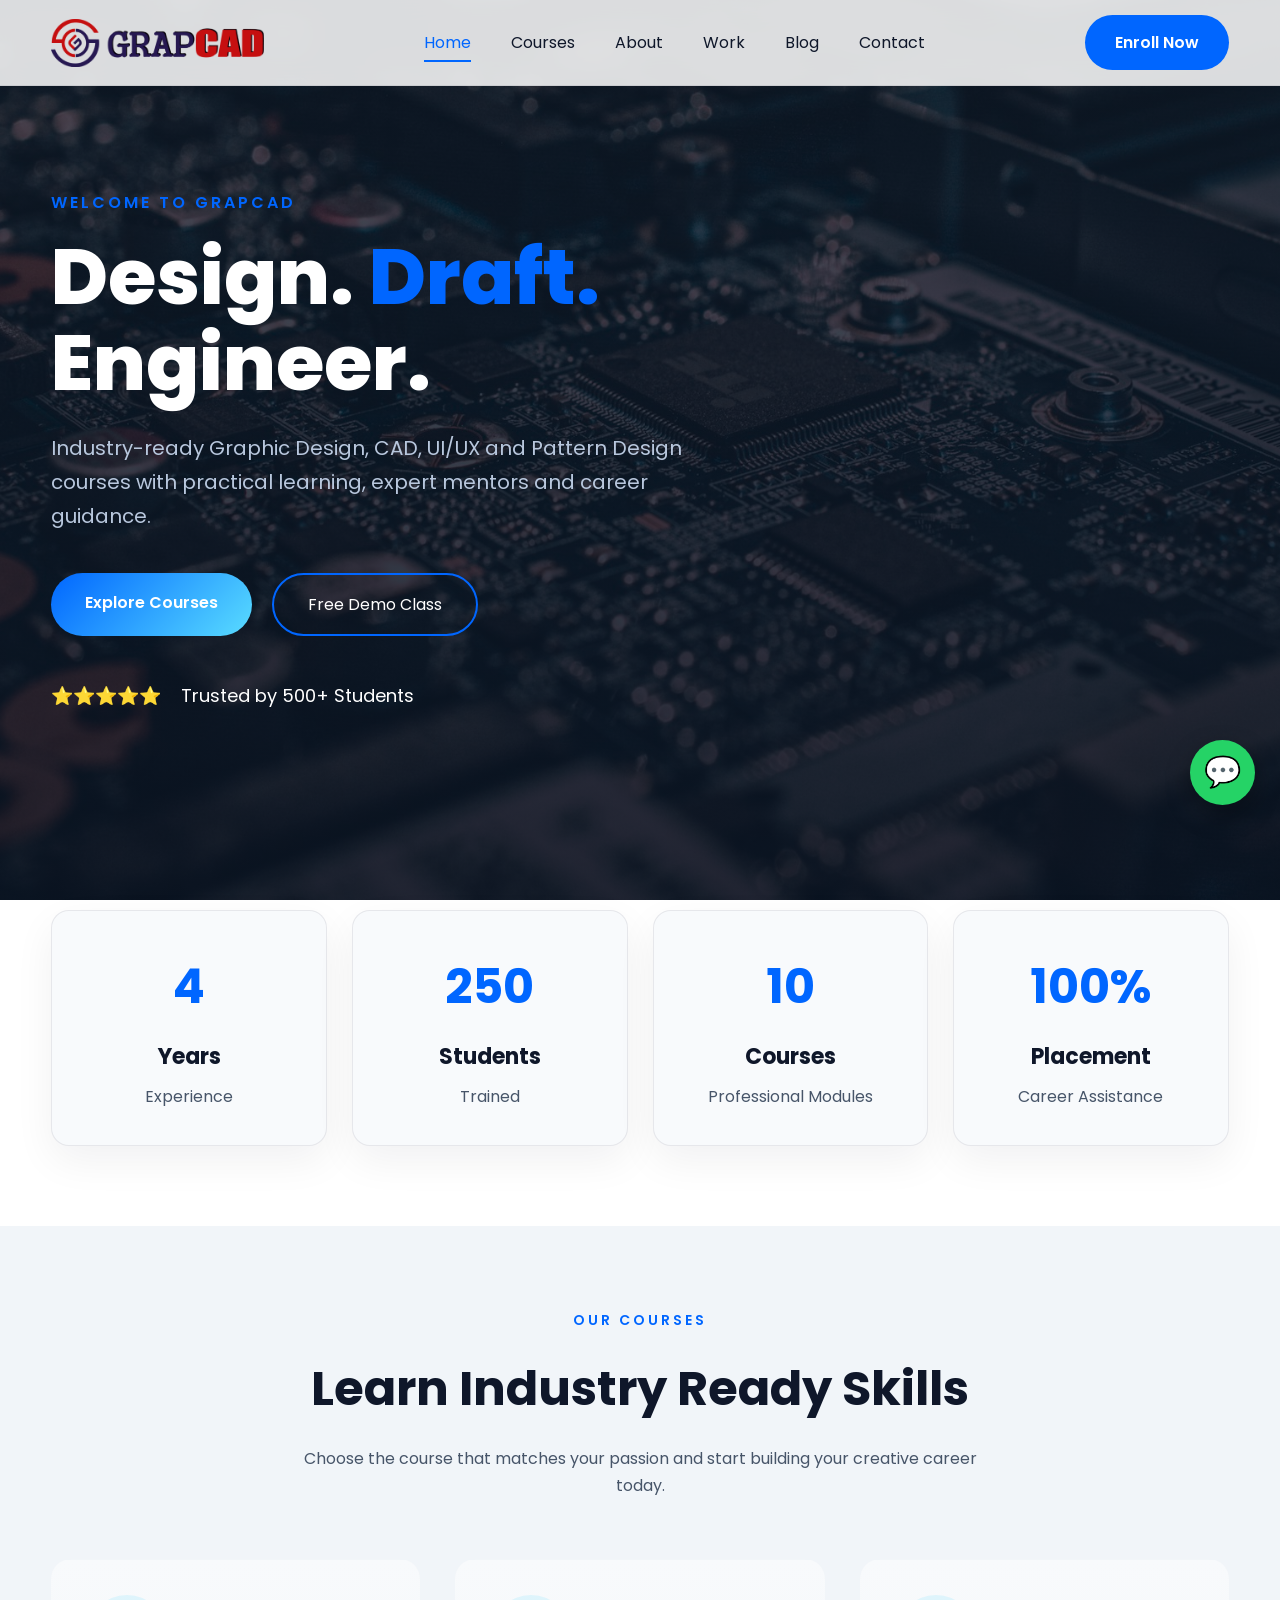
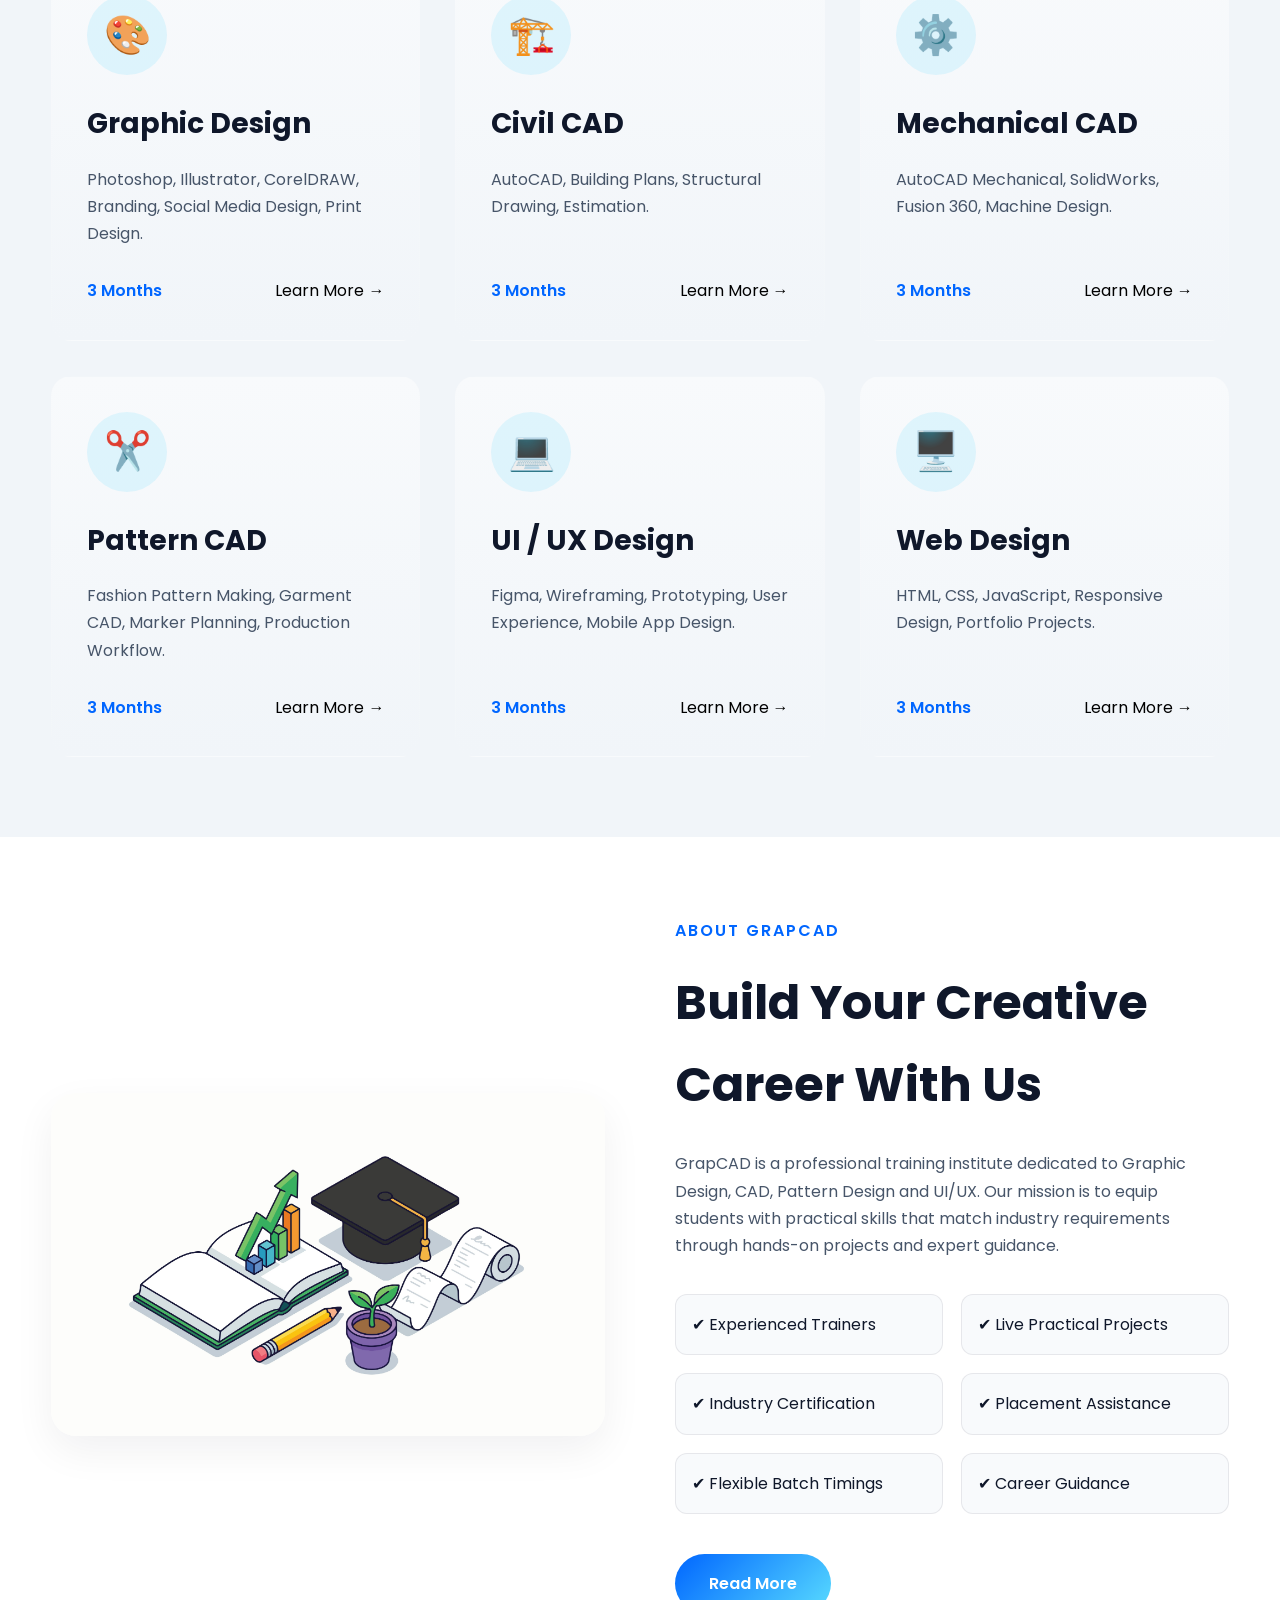
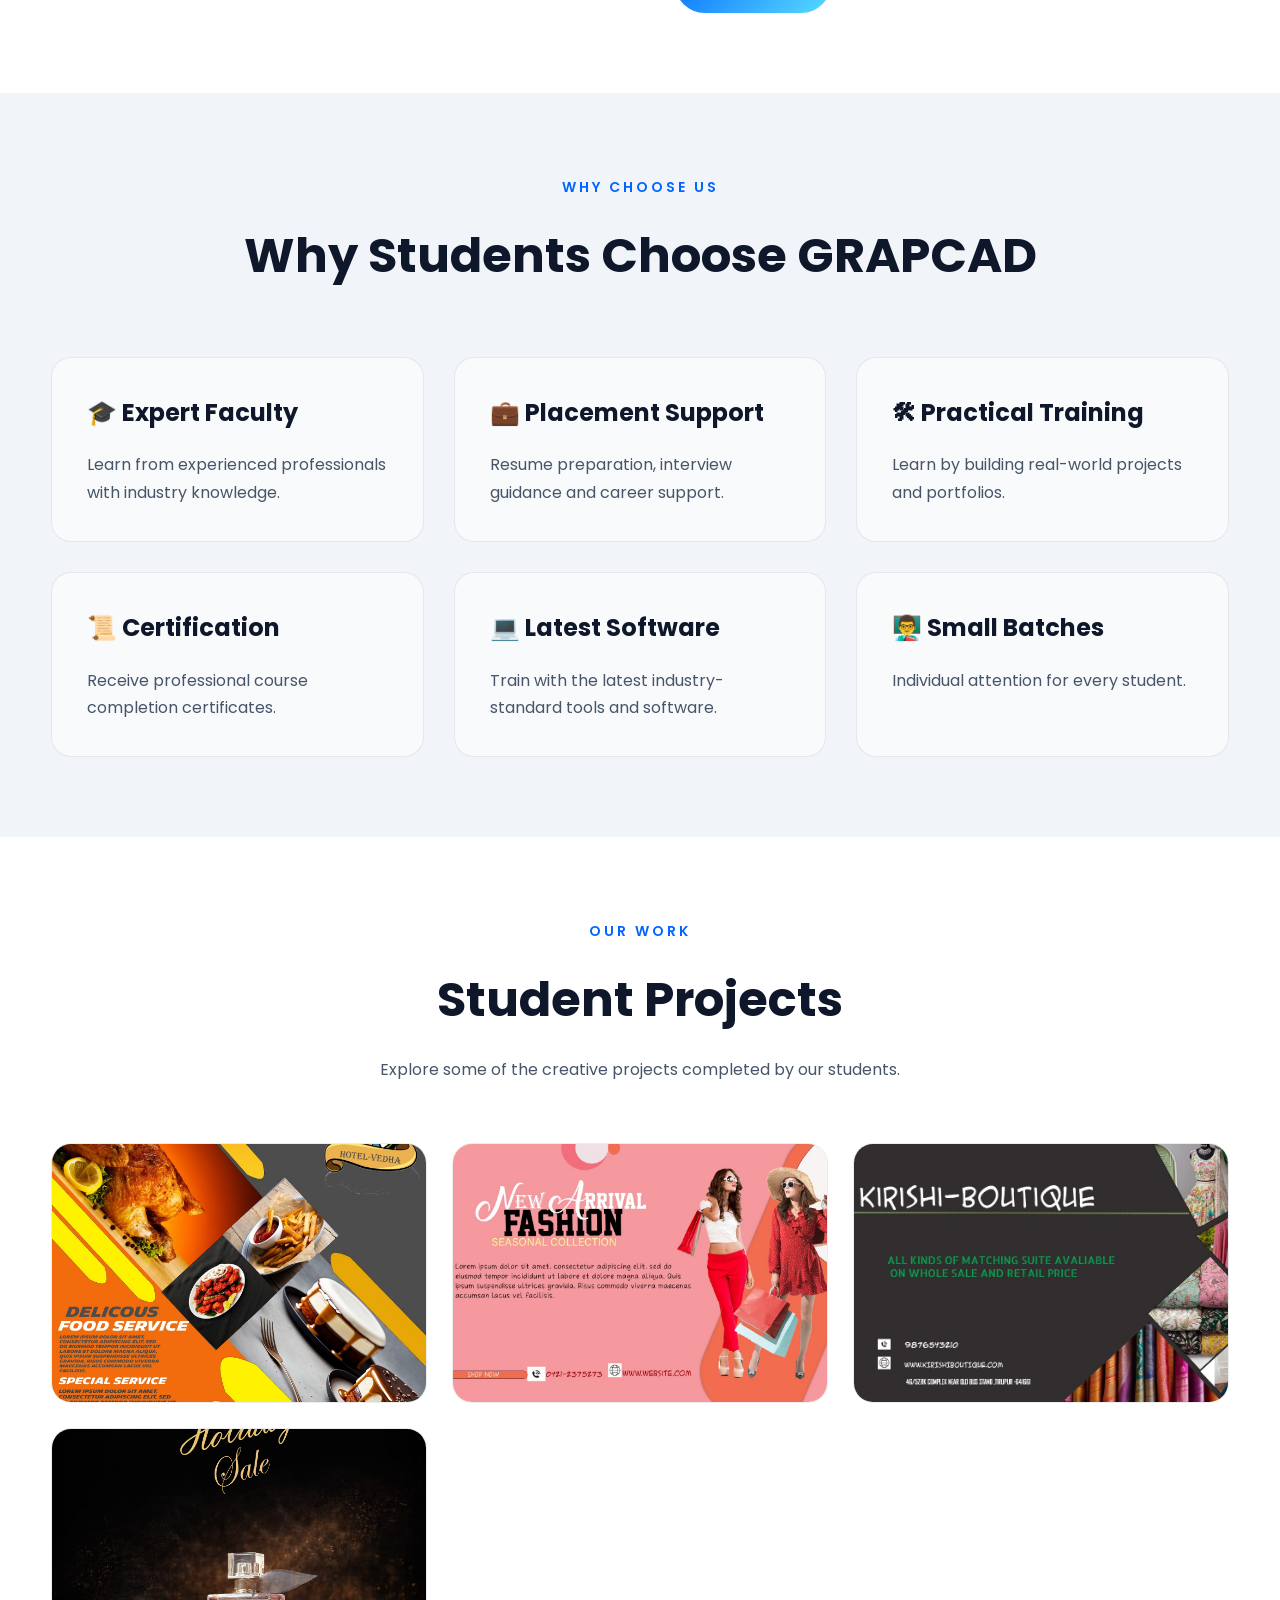
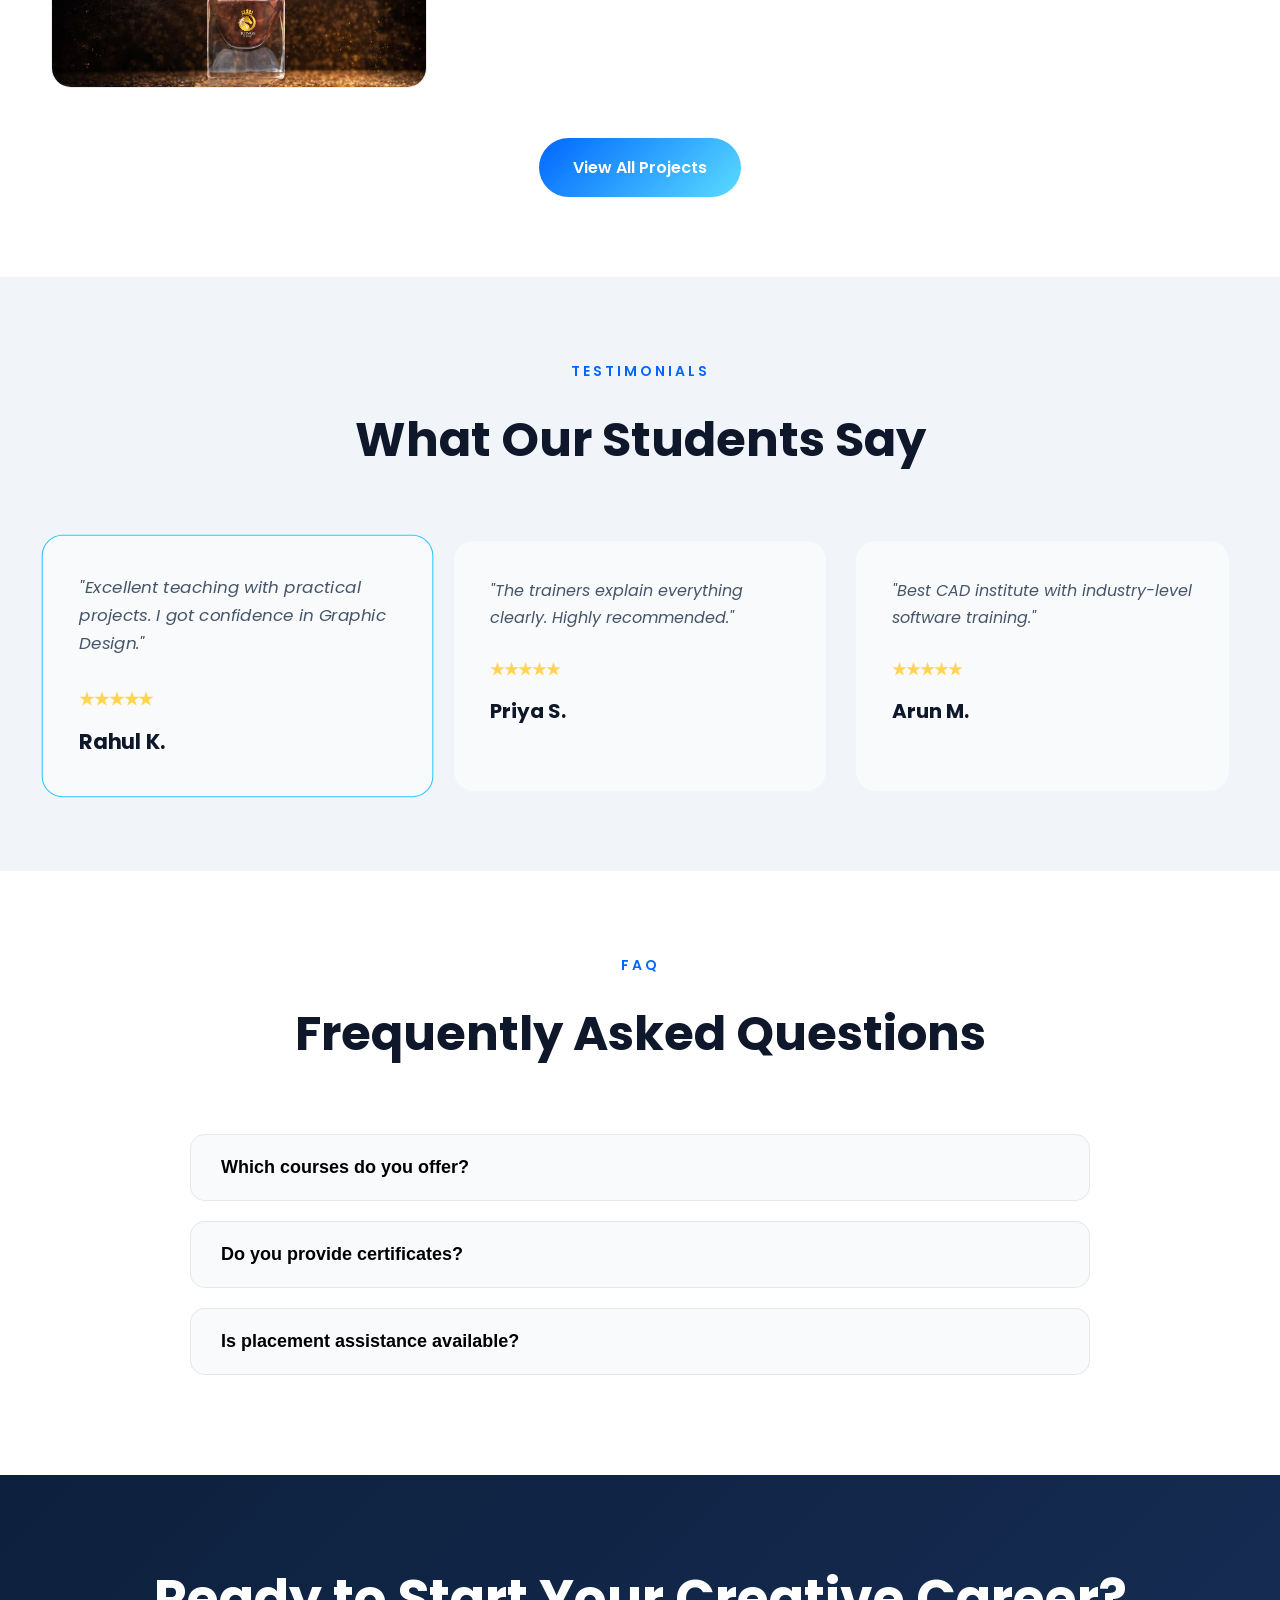
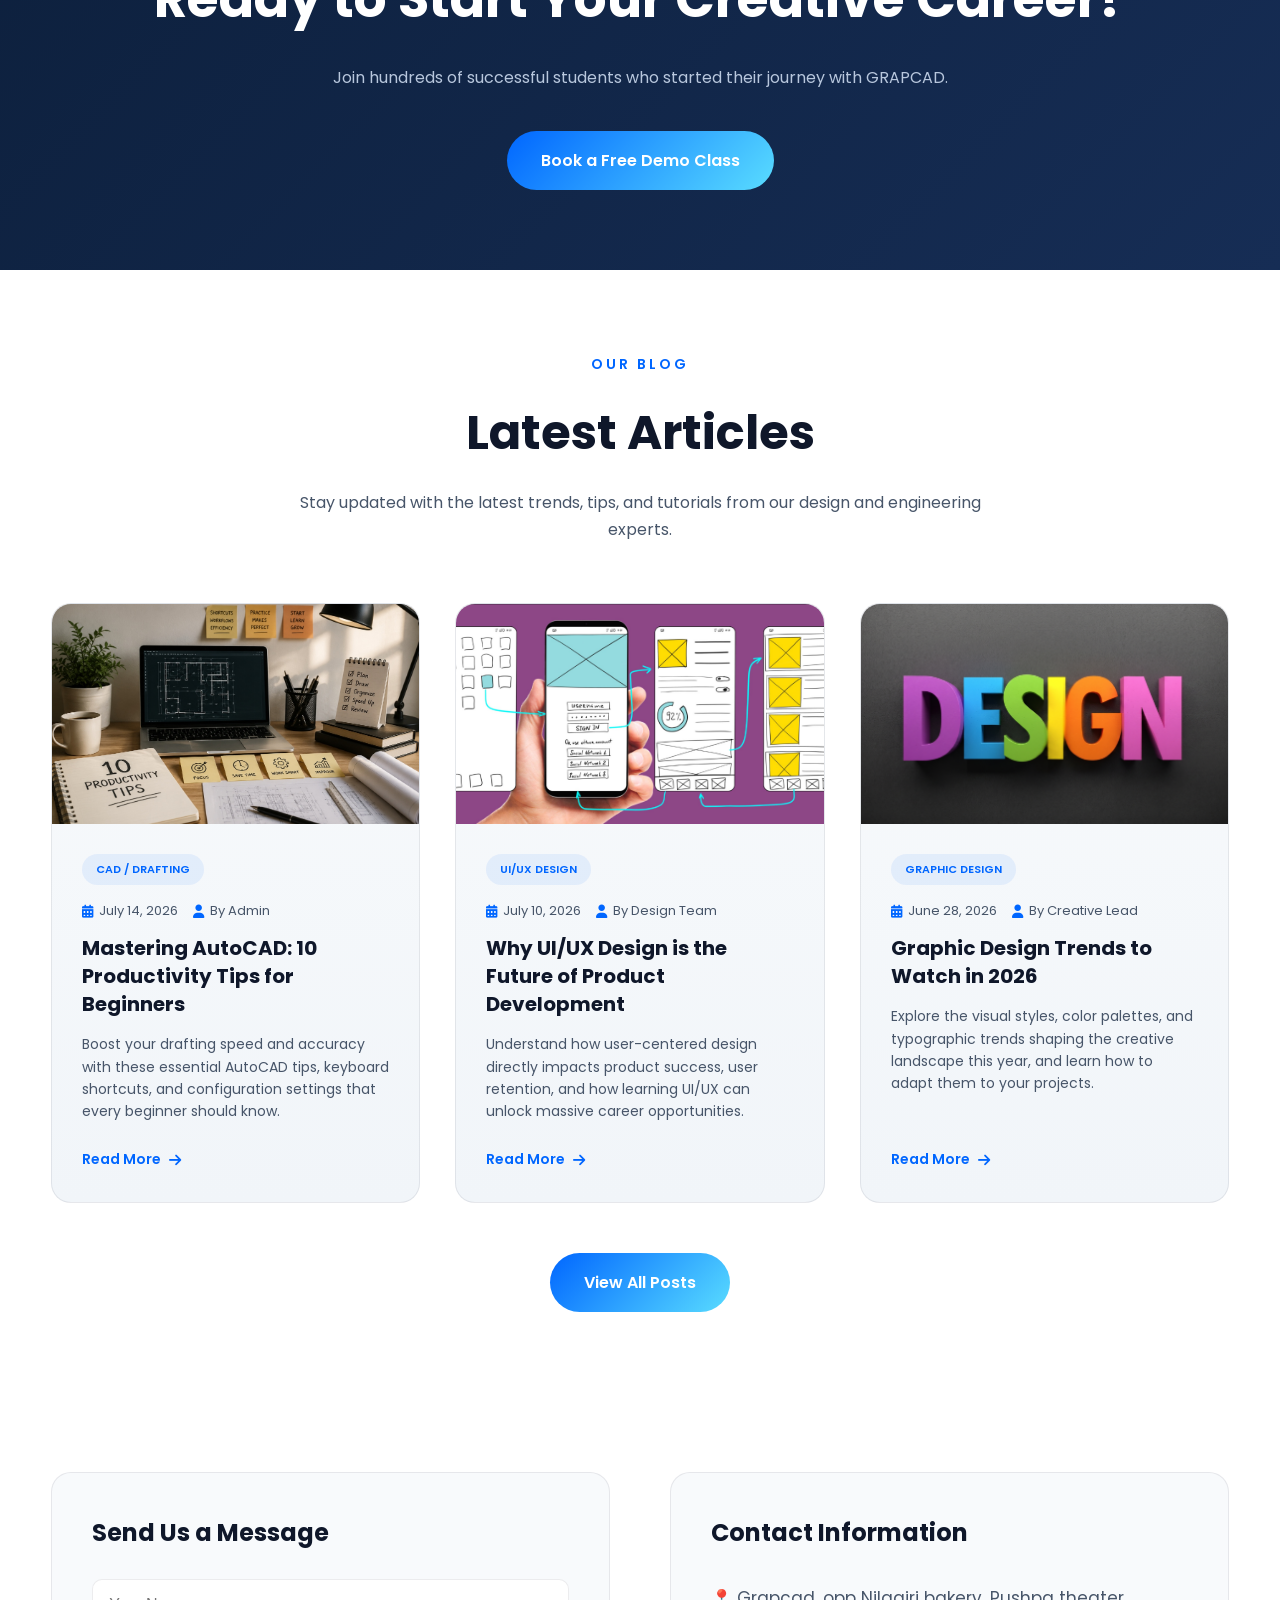
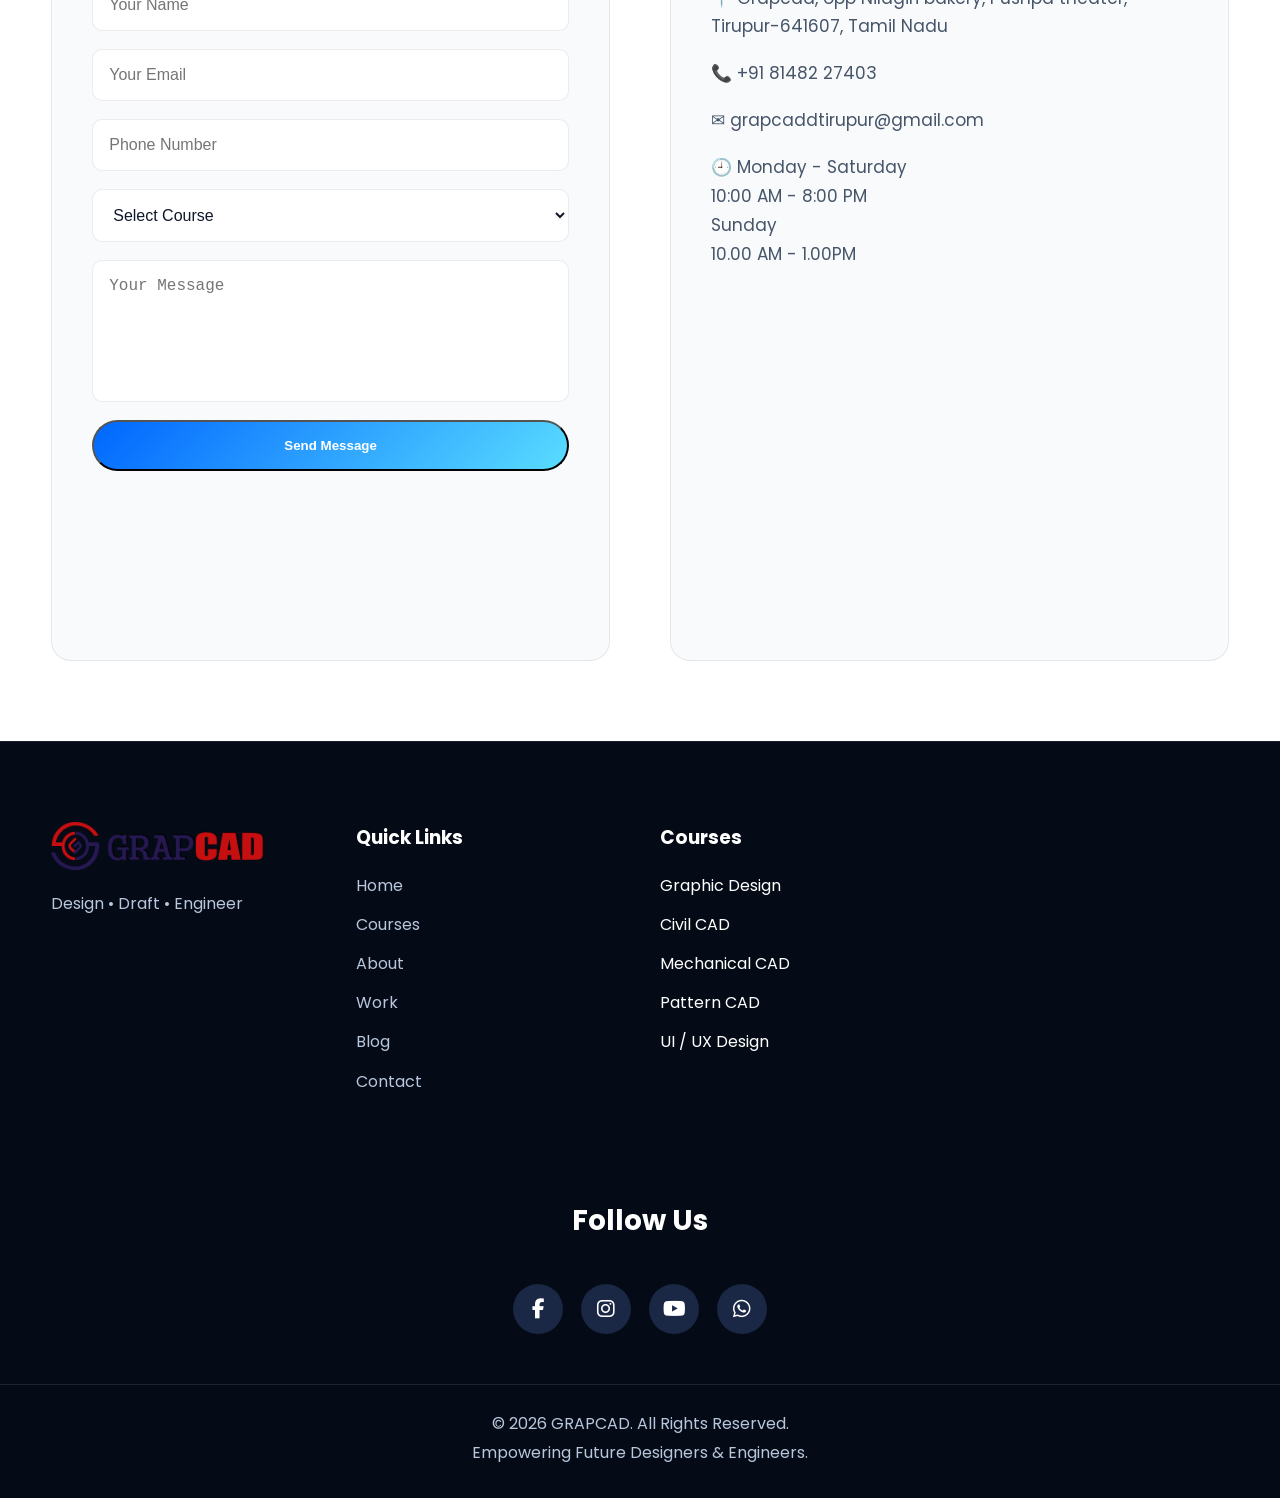
<file: index.html>
<!DOCTYPE html>
<html lang="en">



<head>

    <meta charset="UTF-8">
    <meta name="viewport" content="width=device-width, initial-scale=1.0">
    <link rel="icon" type="image/png" href="images/favicon.png">
<meta name="google-site-verification" content="B4zG6x2_X2iM2mvHOHN37qR_ldx0AkZWP9bNMpnsEqk" />
    <title>GRAPCAD | Design • Draft • Engineer</title>

     <meta name="description"
        content="Industry Ready CAD, Graphic Design, UI/UX and Pattern Design Training Institute in Tirupur.">

      <meta name="keywords"
        content="CAD Institute, Graphic Design, AutoCAD, UI UX, GrapCAD, Tirupur">

    <meta name="author" content="GRAPCAD">
<!-- Google Fonts -->
<link rel="preconnect" href="https://fonts.googleapis.com">

<link rel="preconnect" href="https://fonts.gstatic.com" crossorigin>

<link href="https://fonts.googleapis.com/css2?family=Poppins:wght@300;400;500;600;700;800&display=swap" rel="stylesheet">

<!-- Font Awesome -->
<link rel="stylesheet" href="https://cdnjs.cloudflare.com/ajax/libs/font-awesome/6.5.2/css/all.min.css">

<!-- Main CSS -->
<link rel="stylesheet" href="css/styles.css">

</head>


<body>



<!-- Loader -->

<div id="loader">

    <div class="loader-circle"></div>

    <h2>GRAPCAD</h2>

</div>

<!-- HEADER -->

<header class="header">

    <div class="container nav-container">

        <a href="index.html" class="logo">
            <img src="images/logo.png" alt="GRAPCAD Logo">
        </a>

        <nav>

            <ul class="nav-links">

                <li><a href="#home">Home</a></li>

                <li><a href="#courses">Courses</a></li>

                <li><a href="#about">About</a></li>

                <li><a href="#gallery">Work</a></li>

                <li><a href="blog.html">Blog</a></li>

                <li><a href="#contact">Contact</a></li>

            </ul>

        </nav>

        <a href="#contact" class="nav-btn">

            Enroll Now

        </a>

    </div>

</header>

<!-- HERO -->

<section id="home" class="hero">

    <div class="hero-overlay"></div>

    <div class="container hero-container">

        <div class="hero-content">

            <p class="hero-subtitle">

                WELCOME TO GRAPCAD

            </p>

            <h1>

                Design.

                <span>Draft.</span>

                Engineer.

            </h1>

            <p class="hero-description">

                Industry-ready Graphic Design, CAD, UI/UX and Pattern Design
                courses with practical learning, expert mentors and career
                guidance.

            </p>

            <div class="hero-buttons">

                <a href="#courses" class="primary-btn">

                    Explore Courses

                </a>

                <a href="#contact" class="secondary-btn">

                    Free Demo Class

                </a>

            </div>

            <div class="hero-rating">

                ⭐⭐⭐⭐⭐

                <span>

                    Trusted by 500+ Students

                </span>

            </div>

        </div>

    </div>

</section>

<!-- STATISTICS -->

<section class="stats">

    <div class="container stats-grid">

        <div class="stat-card">

            <h2 class="counter" data-target="7">0</h2>

            <h4>Years</h4>

            <p>Experience</p>

        </div>

        <div class="stat-card">

            <h2 class="counter" data-target="500">0</h2>

            <h4>Students</h4>

            <p>Trained</p>

        </div>

        <div class="stat-card">

            <h2 class="counter" data-target="20">0</h2>

            <h4>Courses</h4>

            <p>Professional Modules</p>

        </div>

        <div class="stat-card">

            <h2>100%</h2>

            <h4>Placement</h4>

            <p>Career Assistance</p>

        </div>

    </div>

</section>

<!-- COURSES -->

<section id="courses" class="courses">

    <div class="container">

        <div class="section-heading">

            <span>OUR COURSES</span>

            <h2>

                Learn Industry Ready Skills

            </h2>

            <p>

                Choose the course that matches your passion and start building
                your creative career today.

            </p>

        </div>

        <div class="course-grid">

            <div class="course-card">

                <div class="course-icon">

                    🎨

                </div>

                <h3>Graphic Design</h3>

                <p>

                    Photoshop, Illustrator,
                    CorelDRAW, Branding,
                    Social Media Design,
                    Print Design.

                </p>

                <div class="course-footer">

                    <span>3 Months</span>

                    <a href="courses.html">

                        Learn More →

                    </a>

                </div>

            </div>

            <div class="course-card">

                <div class="course-icon">

                    🏗️

                </div>

                <h3>Civil CAD</h3>

                <p>

                    AutoCAD,
                    Building Plans,
                    Structural Drawing,
                    Estimation.

                </p>

                <div class="course-footer">

                    <span>3 Months</span>

                    <a href="courses.html">

                        Learn More →

                    </a>

                </div>

            </div>

            <div class="course-card">
              <div class="course-icon">

                ⚙️

            </div>

            <h3>Mechanical CAD</h3>

            <p>

                AutoCAD Mechanical,
                SolidWorks,
                Fusion 360,
                Machine Design.

            </p>

            <div class="course-footer">

                <span>3 Months</span>

                <a href="courses.html">

                    Learn More →

                </a>

            </div>

        </div>

        <div class="course-card">

            <div class="course-icon">

                ✂️

            </div>

            <h3>Pattern CAD</h3>

            <p>

                Fashion Pattern Making,
                Garment CAD,
                Marker Planning,
                Production Workflow.

            </p>

            <div class="course-footer">

                <span>3 Months</span>

                <a href="courses.html">

                    Learn More →

                </a>

            </div>

        </div>

        <div class="course-card">

            <div class="course-icon">

                💻

            </div>

            <h3>UI / UX Design</h3>

            <p>

                Figma,
                Wireframing,
                Prototyping,
                User Experience,
                Mobile App Design.

            </p>

            <div class="course-footer">

                <span>3 Months</span>

                <a href="courses.html">

                    Learn More →

                </a>

            </div>

        </div>

        <div class="course-card">

            <div class="course-icon">

                🖥️

            </div>

            <h3>Web Design</h3>

            <p>

                HTML,
                CSS,
                JavaScript,
                Responsive Design,
                Portfolio Projects.

            </p>

            <div class="course-footer">

                <span>3 Months</span>

                <a href="courses.html">

                    Learn More →

                </a>

            </div>

        </div>

    </div>

</div>

</section>

<!-- ================= ABOUT ================= -->

<section id="about" class="about">

<div class="container about-container">

    <div class="about-image">

        <img src="images/about.jpg" alt="GRAPCAD Institute">

    </div>

    <div class="about-content">

        <span class="section-tag">

            ABOUT GRAPCAD

        </span>

        <h2>

            Build Your Creative Career With Us

        </h2>

        <p>

            GrapCAD is a professional training institute dedicated to
            Graphic Design, CAD, Pattern Design and UI/UX. Our mission is
            to equip students with practical skills that match industry
            requirements through hands-on projects and expert guidance.

        </p>

        <div class="about-features">

            <div class="feature">

                ✔ Experienced Trainers

            </div>

            <div class="feature">

                ✔ Live Practical Projects

            </div>

            <div class="feature">

                ✔ Industry Certification

            </div>

            <div class="feature">

                ✔ Placement Assistance

            </div>

            <div class="feature">

                ✔ Flexible Batch Timings

            </div>

            <div class="feature">

                ✔ Career Guidance

            </div>

        </div>

        <a href="about.html" class="primary-btn">

            Read More

        </a>

    </div>

</div>

</section>

<!-- ================= WHY CHOOSE US ================= -->

<section class="why">

<div class="container">

    <div class="section-heading">

        <span>WHY CHOOSE US</span>

        <h2>

            Why Students Choose GRAPCAD

        </h2>

    </div>

    <div class="why-grid">

        <div class="why-card">

            <h3>🎓 Expert Faculty</h3>

            <p>

                Learn from experienced professionals with industry knowledge.

            </p>

        </div>

        <div class="why-card">

            <h3>💼 Placement Support</h3>

            <p>

                Resume preparation, interview guidance and career support.

            </p>

        </div>

        <div class="why-card">

            <h3>🛠 Practical Training</h3>

            <p>

                Learn by building real-world projects and portfolios.

            </p>

        </div>

        <div class="why-card">

            <h3>📜 Certification</h3>

            <p>

                Receive professional course completion certificates.

            </p>

        </div>

        <div class="why-card">

            <h3>💻 Latest Software</h3>

            <p>

                Train with the latest industry-standard tools and software.

            </p>

        </div>

        <div class="why-card">

            <h3>👨‍🏫 Small Batches</h3>

            <p>

                Individual attention for every student.

            </p>

        </div>

    </div>

</div>

</section>
<!-- ================= STUDENT WORK ================= -->

<section id="gallery" class="gallery">

  <div class="container">

      <div class="section-heading">

          <span>OUR WORK</span>

          <h2>Student Projects</h2>

          <p>
              Explore some of the creative projects completed by our students.
          </p>

      </div>

      <div class="gallery-grid">

          <img src="images/work 1.jpeg" alt="Student Work">

          <img src="images/work 2.jpeg" alt="Student Work">

          <img src="images/work 3.jpeg" alt="Student Work">

          <img src="images/work 4.jpg" alt="Student Work">


      </div>

      <div class="center-btn">

          <a href="work.html" class="primary-btn">

              View All Projects

          </a>

      </div>

  </div>

</section>



<!-- ================= TESTIMONIALS ================= -->

<section class="testimonials">

  <div class="container">

      <div class="section-heading">

          <span>TESTIMONIALS</span>

          <h2>What Our Students Say</h2>

      </div>

      <div class="testimonial-grid">

          <div class="testimonial-card">

              <p>

                  "Excellent teaching with practical projects.
                  I got confidence in Graphic Design."

              </p>

              <h4>★★★★★</h4>

              <h3>Rahul K.</h3>

          </div>

          <div class="testimonial-card">

              <p>

                  "The trainers explain everything clearly.
                  Highly recommended."

              </p>

              <h4>★★★★★</h4>

              <h3>Priya S.</h3>

          </div>

          <div class="testimonial-card">

              <p>

                  "Best CAD institute with industry-level
                  software training."

              </p>

              <h4>★★★★★</h4>

              <h3>Arun M.</h3>

          </div>

      </div>

  </div>

</section>



<!-- ================= FAQ ================= -->

<section class="faq">

  <div class="container">

      <div class="section-heading">

          <span>FAQ</span>

          <h2>Frequently Asked Questions</h2>

      </div>

      <div class="faq-container">

          <div class="faq-item">

              <button class="faq-question">

                  Which courses do you offer?

              </button>

              <div class="faq-answer">

                  <p>

                      Graphic Design, UI/UX,
                      Civil CAD, Mechanical CAD,
                      Pattern CAD and Web Design.

                  </p>

              </div>

          </div>

          <div class="faq-item">

              <button class="faq-question">

                  Do you provide certificates?

              </button>

              <div class="faq-answer">

                  <p>

                      Yes. Every successful student
                      receives a course completion certificate.

                  </p>

              </div>

          </div>

          <div class="faq-item">

              <button class="faq-question">

                  Is placement assistance available?

              </button>

              <div class="faq-answer">

                  <p>

                      Yes. We provide placement guidance,
                      interview preparation and portfolio support.

                  </p>

              </div>

          </div>

      </div>

  </div>

</section>



<!-- ================= CALL TO ACTION ================= -->

<section class="cta">

  <div class="container">

      <h2>

          Ready to Start Your Creative Career?

      </h2>

      <p>

          Join hundreds of successful students who started their journey with GRAPCAD.

      </p>

      <a href="#contact" class="primary-btn">

          Book a Free Demo Class

      </a>

  </div>

</section>



<!-- ================= LATEST BLOG ================= -->

<section id="blog" class="blog">

  <div class="container">

      <div class="section-heading">

          <span>OUR BLOG</span>

          <h2>Latest Articles</h2>

          <p>
              Stay updated with the latest trends, tips, and tutorials from our design and engineering experts.
          </p>

      </div>

      <div class="blog-grid">

          <!-- Post 1 -->
          <article class="blog-card">
              <div class="blog-card-img">
                  <img src="images/autocad-tips.jpg" alt="AutoCAD Productivity Tips">
              </div>
              <div class="blog-card-content">
                  <span class="blog-badge">CAD / Drafting</span>
                  <div class="blog-meta">
                      <span><i class="fas fa-calendar-alt"></i> July 14, 2026</span>
                      <span><i class="fas fa-user"></i> By Admin</span>
                  </div>
                  <h3><a href="blog-post-autocad.html">Mastering AutoCAD: 10 Productivity Tips for Beginners</a></h3>
                  <p>
                      Boost your drafting speed and accuracy with these essential AutoCAD tips, keyboard shortcuts, and configuration settings that every beginner should know.
                  </p>
                  <a href="blog-post-autocad.html" class="blog-readmore">Read More <i class="fas fa-arrow-right"></i></a>
              </div>
          </article>

          <!-- Post 2 -->
          <article class="blog-card">
              <div class="blog-card-img">
                  <img src="images/uiux-wireframe.png" alt="Why UI/UX Design is the Future">
              </div>
              <div class="blog-card-content">
                  <span class="blog-badge">UI/UX Design</span>
                  <div class="blog-meta">
                      <span><i class="fas fa-calendar-alt"></i> July 10, 2026</span>
                      <span><i class="fas fa-user"></i> By Design Team</span>
                  </div>
                  <h3><a href="blog-post-uiux.html">Why UI/UX Design is the Future of Product Development</a></h3>
                  <p>
                      Understand how user-centered design directly impacts product success, user retention, and how learning UI/UX can unlock massive career opportunities.
                  </p>
                  <a href="blog-post-uiux.html" class="blog-readmore">Read More <i class="fas fa-arrow-right"></i></a>
              </div>
          </article>

          <!-- Post 3 -->
          <article class="blog-card">
              <div class="blog-card-img">
                  <img src="images/graphic-design-trends.png" alt="Graphic Design Trends to Watch">
              </div>
              <div class="blog-card-content">
                  <span class="blog-badge">Graphic Design</span>
                  <div class="blog-meta">
                      <span><i class="fas fa-calendar-alt"></i> June 28, 2026</span>
                      <span><i class="fas fa-user"></i> By Creative Lead</span>
                  </div>
                  <h3><a href="blog-post-graphicdesign.html">Graphic Design Trends to Watch in 2026</a></h3>
                  <p>
                      Explore the visual styles, color palettes, and typographic trends shaping the creative landscape this year, and learn how to adapt them to your projects.
                  </p>
                  <a href="blog-post-graphicdesign.html" class="blog-readmore">Read More <i class="fas fa-arrow-right"></i></a>
              </div>
          </article>

      </div>

      <div class="center-btn">
          <a href="blog.html" class="primary-btn">
              View All Posts
          </a>
      </div>

  </div>

</section>



<!-- ================= CONTACT ================= -->

<section id="contact" class="contact">

  <div class="container contact-container">

      <div class="contact-form">

         <h2>Send Us a Message</h2>

<form
    action="https://script.google.com/macros/s/AKfycbzXqS6QoagyPunbGxWveLSRZRLos2Wm38lOBFY4UmEUZd6zWOF9YqiZcHE6Sr_kAeMw/exec"
    method="POST">

    <input
        type="text"
        name="name"
        placeholder="Your Name"
        required>

    <input
        type="email"
        name="email"
        placeholder="Your Email"
        required>

    <input
        type="tel"
        name="phone"
        placeholder="Phone Number"
        required>

    <select name="course" required>

        <option value="">Select Course</option>

        <option value="Graphic Design">Graphic Design</option>

        <option value="UI/UX Design">UI/UX Design</option>

        <option value="Web Design">Web Design</option>

        <option value="Civil CAD">Civil CAD</option>

        <option value="Mechanical CAD">Mechanical CAD</option>

        <option value="Interior Design">Interior Design</option>

        <option value="Pattern CAD">Pattern CAD</option>

    </select>

    <textarea
        name="message"
        rows="6"
        placeholder="Your Message"
        required></textarea>

    <button
        type="submit"
        class="primary-btn">

        Send Message

    </button>

</form>
</div>

      <div class="contact-info">

          <h2>Contact Information</h2>

          <p>

              📍 Grapcad, opp Nilagiri bakery, Pushpa theater, Tirupur-641607, Tamil Nadu

          </p>

          <p>

              📞 +91 81482 27403

          </p>

          <p>

              ✉ grapcaddtirupur@gmail.com

          </p>

          <p>

              🕘 Monday - Saturday
              
              <br>
              
              10:00 AM - 8:00 PM
              
               <br>
              
              Sunday 

              <br>
              
            10.00 AM - 1.00PM
              

          </p>

          <iframe

              src="https://www.google.com/maps?q=Tirupur&output=embed"

              loading="lazy">

          </iframe>

      </div>

  </div>

</section>



<!-- ================= FOOTER ================= -->

<footer class="footer">

  <div class="container footer-grid">

      <div>

          <a href="index.html" class="logo" style="margin-bottom: 20px;">
              <img src="images/logo.png" alt="GRAPCAD Logo">
          </a>

          <p>Design • Draft • Engineer</p>

      </div>

      <div>

          <h3>Quick Links</h3>

          <ul>

              <li><a href="#home">Home</a></li>

              <li><a href="#courses">Courses</a></li>

              <li><a href="#about">About</a></li>

              <li><a href="#gallery">Work</a></li>

              <li><a href="blog.html">Blog</a></li>

              <li><a href="#contact">Contact</a></li>

          </ul>

      </div>

      <div>

          <h3>Courses</h3>

          <ul>

              <li>Graphic Design</li>

              <li>Civil CAD</li>

              <li>Mechanical CAD</li>

              <li>Pattern CAD</li>

              <li>UI / UX Design</li>

          </ul>

      </div>


  <!-- Follow Us -->

  <div class="footer-social">

    <h3>Follow Us</h3>

    <div class="social-links">

        <a href="#"><i class="fab fa-facebook-f"></i></a>

        <a href="https://www.instagram.com/grap__cadd/?hl=en" target="_blank"><i class="fab fa-instagram"></i></a>

        <a href="https://www.youtube.com/@grapcadd" target="_blank"><i class="fab fa-youtube"></i></a>

        <a href="https://wa.me/918148227403" target="_blank"><i class="fab fa-whatsapp"></i></a>

    </div>

 </div>
      
</div>
  <!-- Copyright -->

  <div class="copyright">

      <p>© 2026 GRAPCAD. All Rights Reserved.</p>

      <p>Empowering Future Designers & Engineers.</p>

  </div>
 
</footer>



<!-- Floating WhatsApp -->

<a href="https://wa.me/918148227403"

class="whatsapp"

target="_blank">

💬

</a>



<!-- Back To Top with Circular Progress -->
<div id="topBtn" class="progress-wrap">
  <svg class="progress-circle" width="100%" height="100%" viewBox="-1 -1 102 102">
    <path class="bg-circle" d="M50,1 a49,49 0 0,1 0,98 a49,49 0 0,1 0,-98" />
    <path class="progress-path" d="M50,1 a49,49 0 0,1 0,98 a49,49 0 0,1 0,-98" />
  </svg>
</div>



<script src="js/script.js"></script>

</body>


</html>
</file>
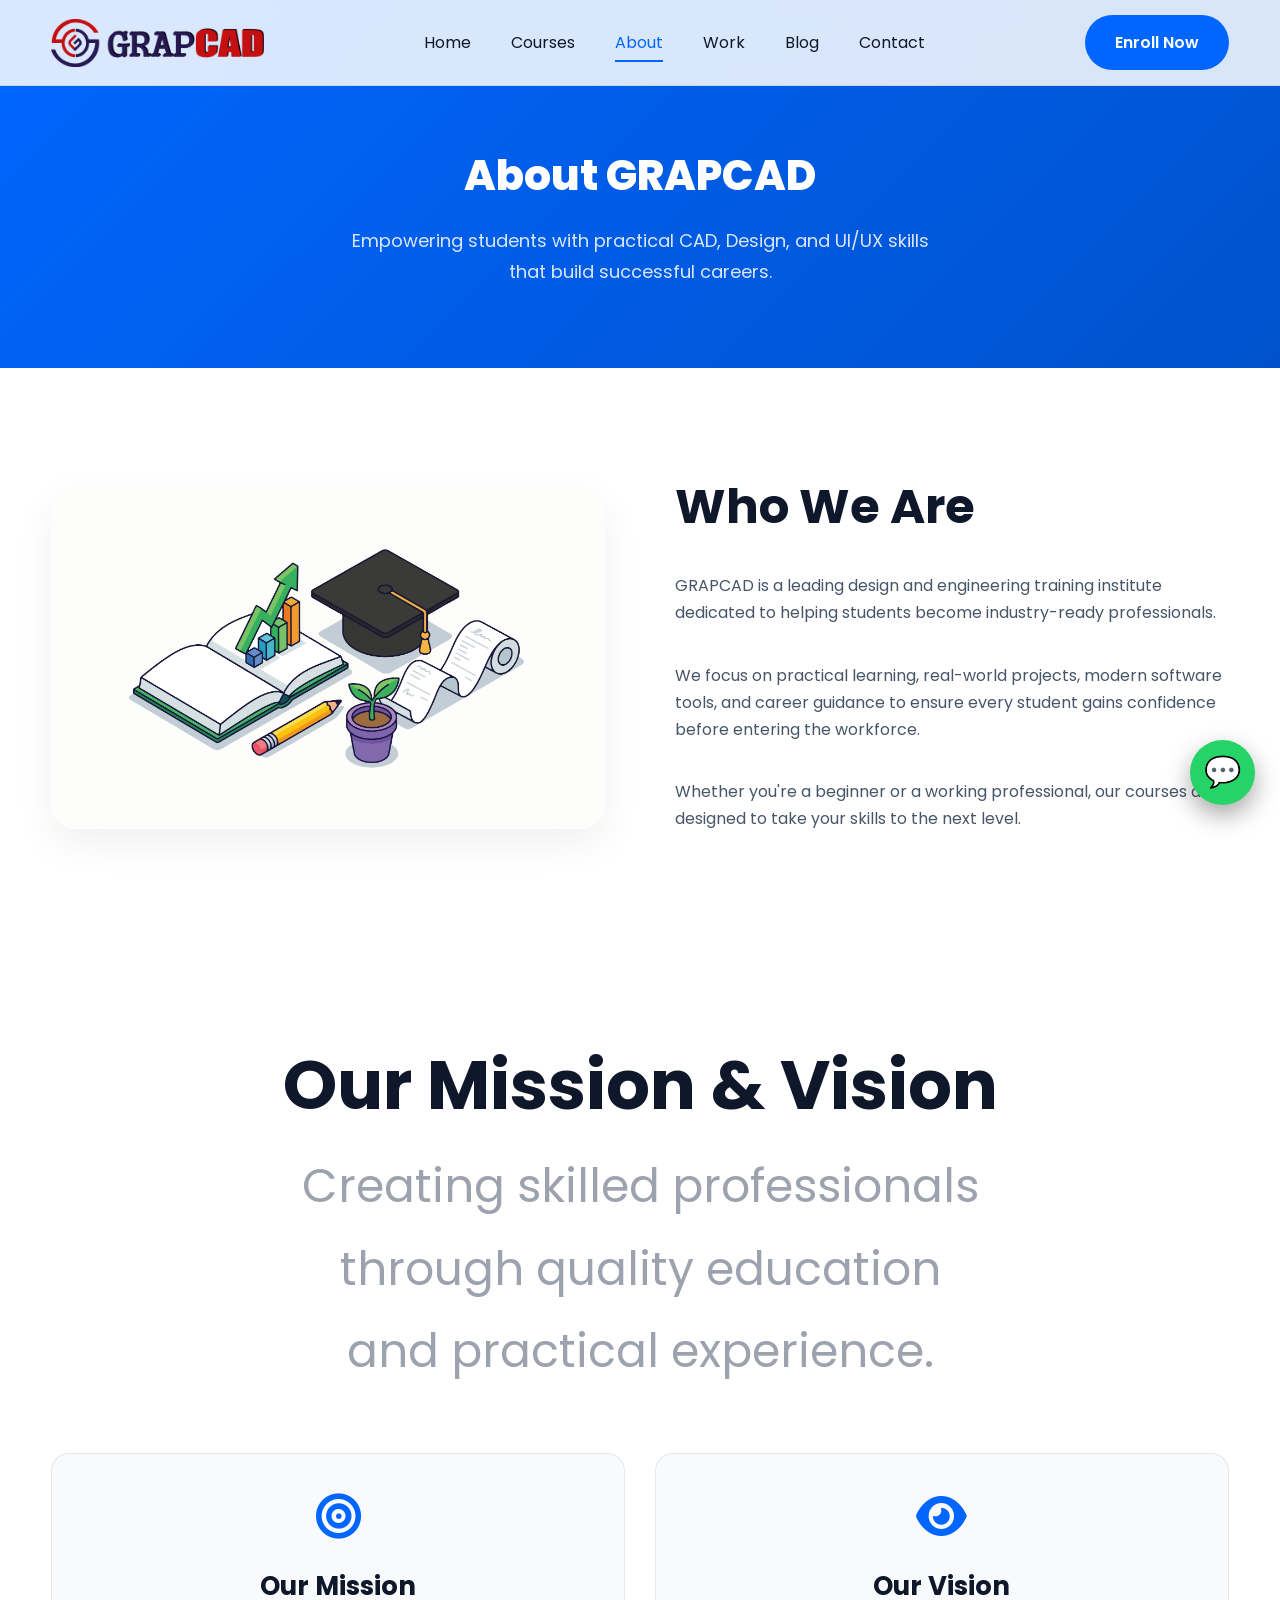
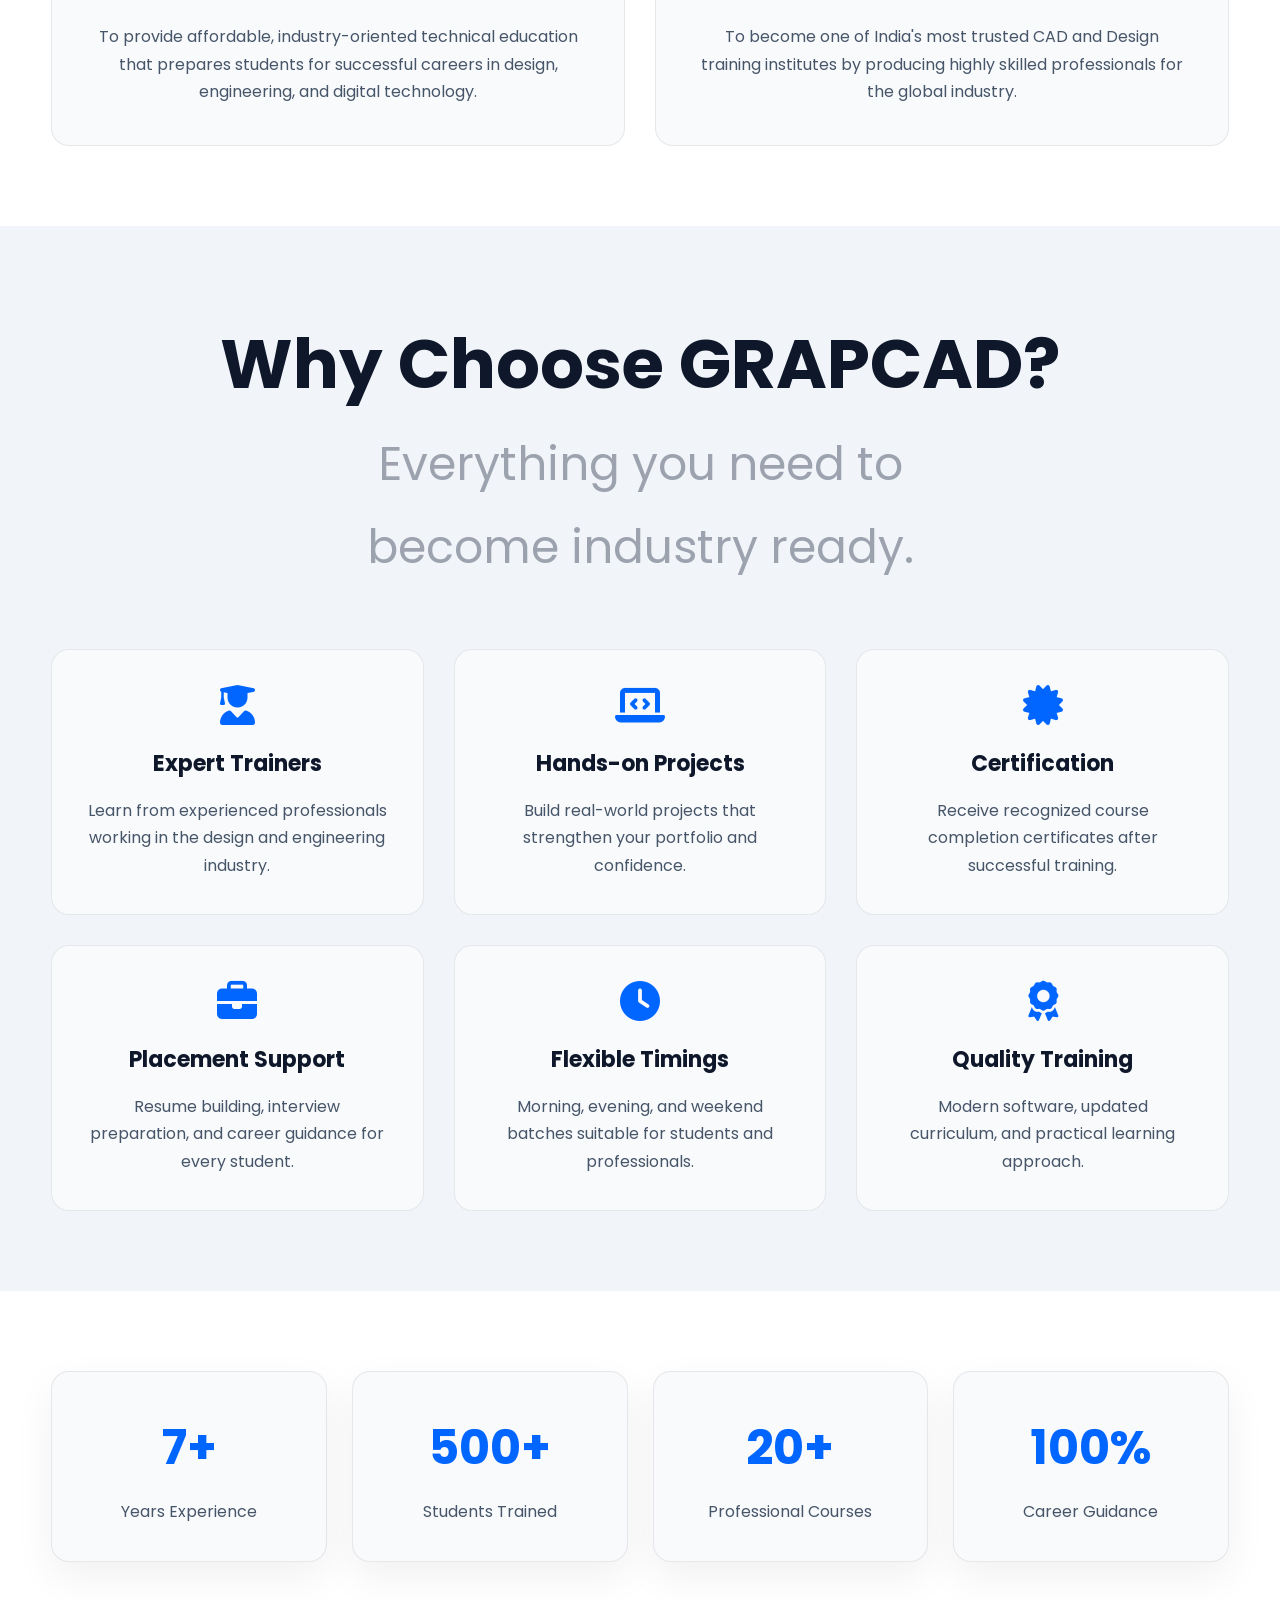
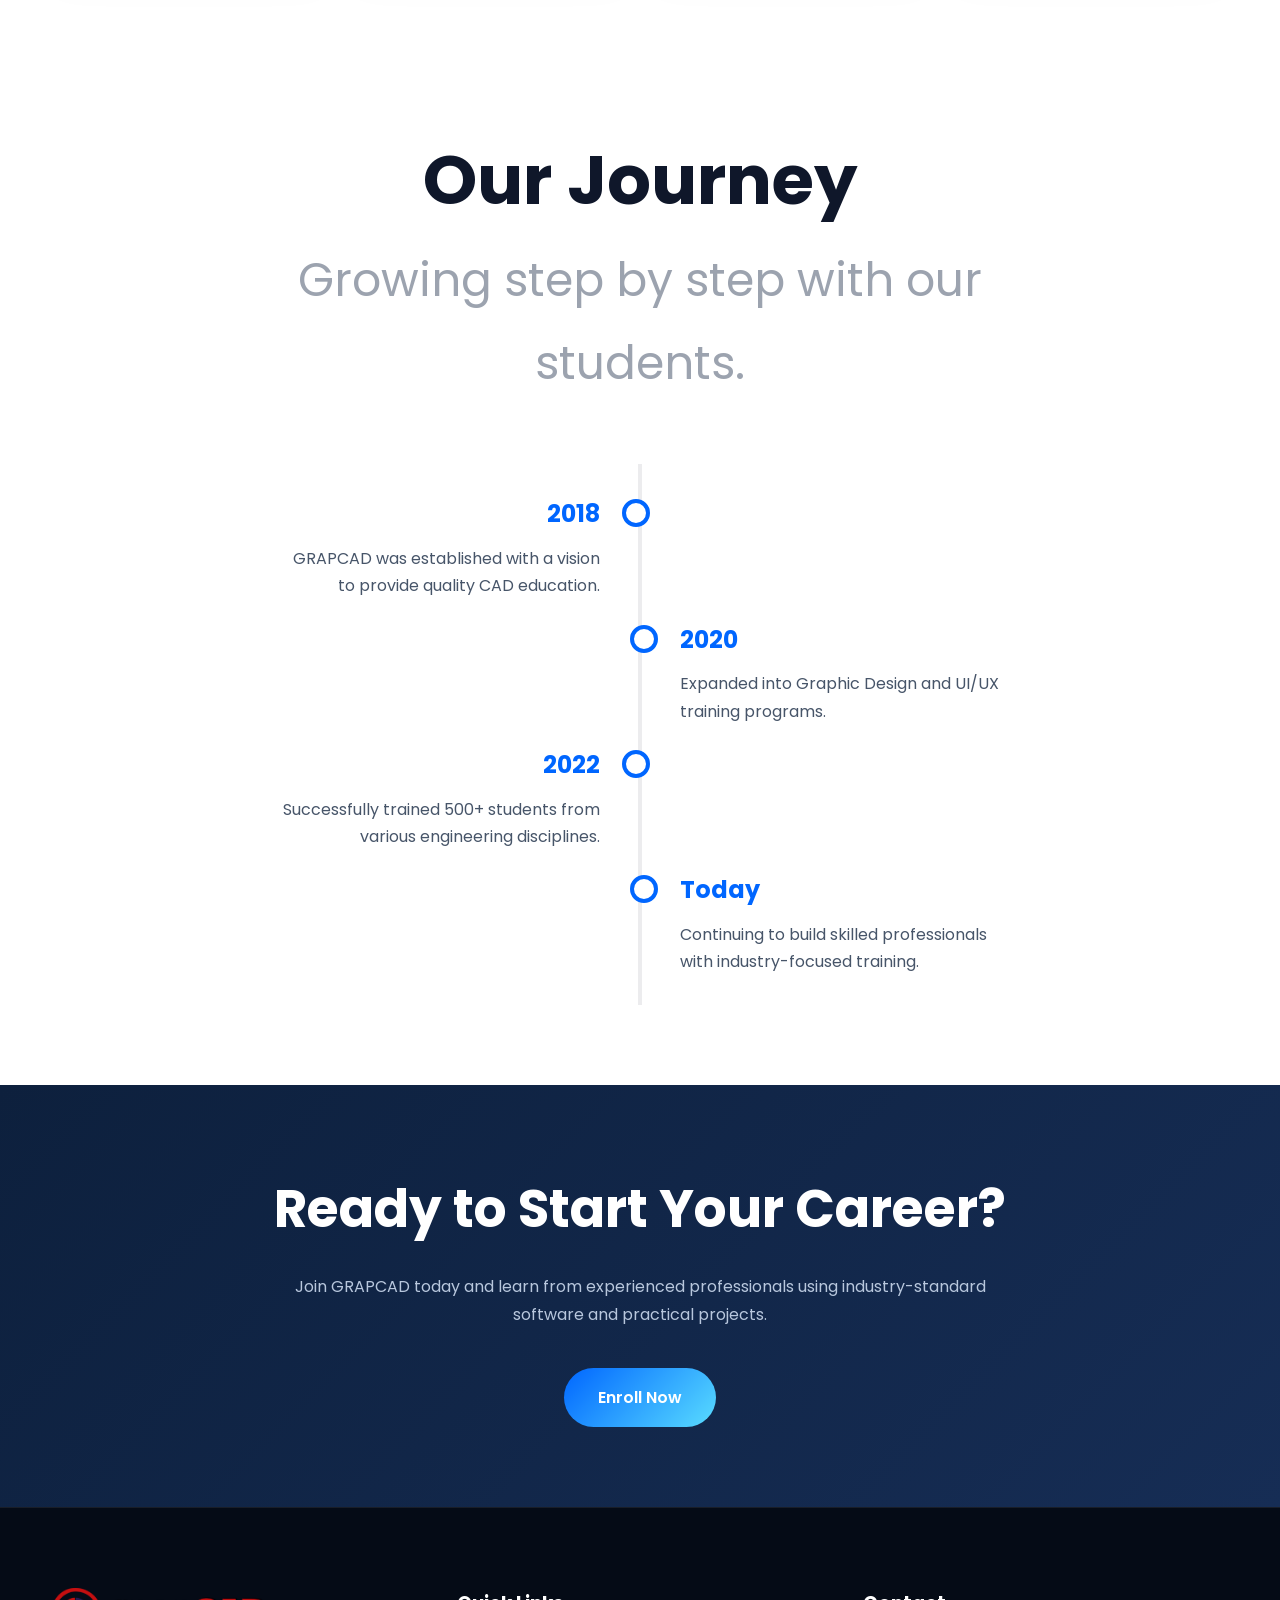
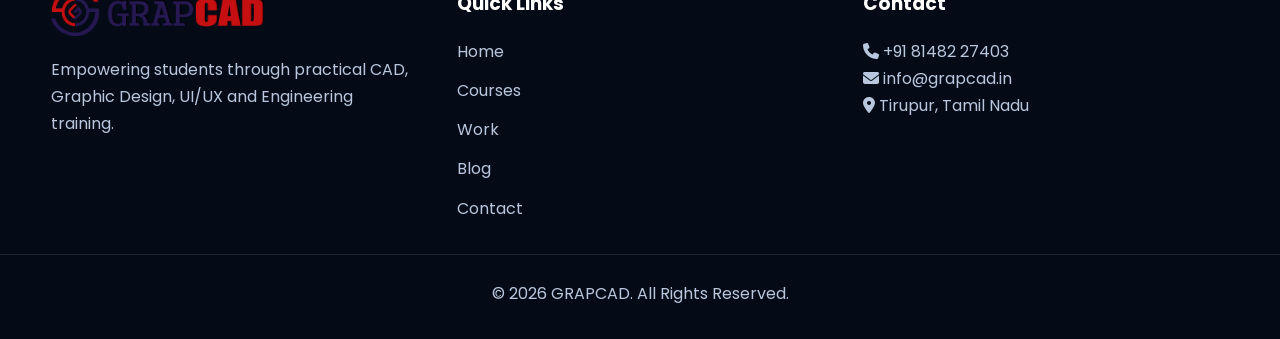
<file: about.html>
<!DOCTYPE html>
<html lang="en">

<head>

    <meta charset="UTF-8">
    <meta name="viewport" content="width=device-width, initial-scale=1.0">
    <link rel="icon" type="image/png" href="images/favicon.png">

    <title>About Us | GRAPCAD</title>


    <link rel="preconnect" href="https://fonts.googleapis.com">

    <link rel="preconnect" href="https://fonts.gstatic.com" crossorigin>

    <link href="https://fonts.googleapis.com/css2?family=Poppins:wght@300;400;500;600;700;800&display=swap"
        rel="stylesheet">

    <link rel="stylesheet" href="https://cdnjs.cloudflare.com/ajax/libs/font-awesome/6.5.2/css/all.min.css">

    <link rel="stylesheet" href="css/styles.css">

</head>

<body>

    <header class="header">

        <div class="container nav-container">

            <a href="index.html" class="logo">
                <img src="images/logo.png" alt="GRAPCAD Logo">
            </a>

            <nav>

                <ul class="nav-links">

                    <li><a href="index.html">Home</a></li>

                    <li><a href="courses.html">Courses</a></li>

                    <li><a href="about.html" class="active">About</a></li>

                    <li><a href="work.html">Work</a></li>

                    <li><a href="blog.html">Blog</a></li>

                    <li><a href="contact.html">Contact</a></li>

                </ul>

            </nav>

            <a href="contact.html" class="nav-btn">
                Enroll Now
            </a>

        </div>

    </header>

    <!-- ABOUT HERO -->

    <section class="page-hero">

        <div class="container">

            <h1>About GRAPCAD</h1>

            <p>

                Empowering students with practical CAD, Design, and UI/UX
                skills that build successful careers.

            </p>

        </div>

    </section>

    <!-- OUR STORY -->

    <section class="about">

        <div class="container about-container">

            <div class="about-image">

                <img src="images/about.jpg" alt="About">

            </div>

            <div class="about-content">

                <h2>Who We Are</h2>

                <p>

                    GRAPCAD is a leading design and engineering training institute
                    dedicated to helping students become industry-ready professionals.

                </p>

                <p>

                    We focus on practical learning, real-world projects,
                    modern software tools, and career guidance to ensure every
                    student gains confidence before entering the workforce.

                </p>

                <p>

                    Whether you're a beginner or a working professional,
                    our courses are designed to take your skills to the next level.

                </p>

            </div>

        </div>

    </section>
    <!-- =========================
     MISSION & VISION
========================= -->

    <section class="mission-section">

        <div class="container">

            <div class="section-title">
                <h2>Our Mission & Vision</h2>
                <p class="section-subtitle">Creating skilled professionals through quality education and practical
                    experience.</p>
            </div>

            <div class="mission-grid">

                <div class="mission-card">
                    <i class="fas fa-bullseye"></i>

                    <h3>Our Mission</h3>

                    <p>
                        To provide affordable, industry-oriented technical education that prepares
                        students for successful careers in design, engineering, and digital technology.
                    </p>

                </div>

                <div class="mission-card">
                    <i class="fas fa-eye"></i>

                    <h3>Our Vision</h3>

                    <p>
                        To become one of India's most trusted CAD and Design training institutes by
                        producing highly skilled professionals for the global industry.
                    </p>

                </div>

            </div>

        </div>

    </section>

    <!-- =========================
      WHY CHOOSE US
========================= -->

    <section class="why-us">

        <div class="container">

            <div class="section-title">

                <h2>Why Choose GRAPCAD?</h2>

                <p class="section-subtitle">Everything you need to become industry ready.</p>

            </div>

            <div class="features-grid">

                <div class="feature-box">

                    <i class="fas fa-user-graduate"></i>

                    <h3>Expert Trainers</h3>

                    <p>
                        Learn from experienced professionals working in the design and engineering industry.
                    </p>

                </div>

                <div class="feature-box">

                    <i class="fas fa-laptop-code"></i>

                    <h3>Hands-on Projects</h3>

                    <p>
                        Build real-world projects that strengthen your portfolio and confidence.
                    </p>

                </div>

                <div class="feature-box">

                    <i class="fas fa-certificate"></i>

                    <h3>Certification</h3>

                    <p>
                        Receive recognized course completion certificates after successful training.
                    </p>

                </div>

                <div class="feature-box">

                    <i class="fas fa-briefcase"></i>

                    <h3>Placement Support</h3>

                    <p>
                        Resume building, interview preparation, and career guidance for every student.
                    </p>

                </div>

                <div class="feature-box">

                    <i class="fas fa-clock"></i>

                    <h3>Flexible Timings</h3>

                    <p>
                        Morning, evening, and weekend batches suitable for students and professionals.
                    </p>

                </div>

                <div class="feature-box">

                    <i class="fas fa-award"></i>

                    <h3>Quality Training</h3>

                    <p>
                        Modern software, updated curriculum, and practical learning approach.
                    </p>

                </div>

            </div>

        </div>

    </section>

    <!-- =========================
      ACHIEVEMENTS
========================= -->

    <section class="about-stats">

        <div class="container about-stats-grid">

            <div class="about-stat-card">

                <h2>7+</h2>

                <p>Years Experience</p>

            </div>

            <div class="about-stat-card">

                <h2>500+</h2>

                <p>Students Trained</p>

            </div>

            <div class="about-stat-card">

                <h2>20+</h2>

                <p>Professional Courses</p>

            </div>

            <div class="about-stat-card">

                <h2>100%</h2>

                <p>Career Guidance</p>

            </div>

        </div>

    </section>

    <!-- =========================
      OUR JOURNEY
========================= -->

    <section class="timeline">

        <div class="container">

            <div class="section-title">

                <h2>Our Journey</h2>

                <p class="section-subtitle">Growing step by step with our students.</p>

            </div>

            <div class="timeline-container">

                <div class="timeline-item">
                    <h3>2018</h3>
                    <p>GRAPCAD was established with a vision to provide quality CAD education.</p>
                </div>

                <div class="timeline-item">
                    <h3>2020</h3>
                    <p>Expanded into Graphic Design and UI/UX training programs.</p>
                </div>

                <div class="timeline-item">
                    <h3>2022</h3>
                    <p>Successfully trained 500+ students from various engineering disciplines.</p>
                </div>

                <div class="timeline-item">
                    <h3>Today</h3>
                    <p>Continuing to build skilled professionals with industry-focused training.</p>
                </div>

            </div>

        </div>

    </section>

    <!-- =========================
      CALL TO ACTION
========================= -->

    <section class="cta">

        <div class="cta-content">

            <h2>Ready to Start Your Career?</h2>

            <p>
                Join GRAPCAD today and learn from experienced professionals
                using industry-standard software and practical projects.
            </p>

            <a href="contact.html" class="primary-btn">
                Enroll Now
            </a>

        </div>

    </section>

    <!-- =========================
      FOOTER
========================= -->

    <footer id="contact" class="footer">

        <div class="container footer-grid">

            <div class="footer-box">

                <a href="index.html" class="logo" style="margin-bottom: 20px;">
                    <img src="images/logo.png" alt="GRAPCAD Logo">
                </a>

                <p>
                    Empowering students through practical CAD, Graphic Design,
                    UI/UX and Engineering training.
                </p>

            </div>

            <div class="footer-box">

                <h3>Quick Links</h3>

                <ul>

                    <li><a href="index.html">Home</a></li>

                    <li><a href="courses.html">Courses</a></li>

                    <li><a href="work.html">Work</a></li>

                    <li><a href="blog.html">Blog</a></li>

                    <li><a href="contact.html">Contact</a></li>

                </ul>

            </div>

            <div class="footer-box">

                <h3>Contact</h3>

                <p><i class="fas fa-phone"></i> +91 81482 27403</p>

                <p><i class="fas fa-envelope"></i> info@grapcad.in</p>

                <p><i class="fas fa-location-dot"></i> Tirupur, Tamil Nadu</p>

            </div>

        </div>

        <div class="copyright">

            <p>© 2026 GRAPCAD. All Rights Reserved.</p>

        </div>

    </footer>

    <!-- Floating WhatsApp -->
<a href="https://wa.me/918148227403" class="whatsapp" target="_blank">
  💬
</a>

<!-- Back To Top with Circular Progress -->
<div id="topBtn" class="progress-wrap">
        <svg class="progress-circle" width="100%" height="100%" viewBox="-1 -1 102 102">
            <path class="bg-circle" d="M50,1 a49,49 0 0,1 0,98 a49,49 0 0,1 0,-98" />
            <path class="progress-path" d="M50,1 a49,49 0 0,1 0,98 a49,49 0 0,1 0,-98" />
        </svg>
    </div>

    <script src="js/script.js"></script>

</body>

</html>
</file>
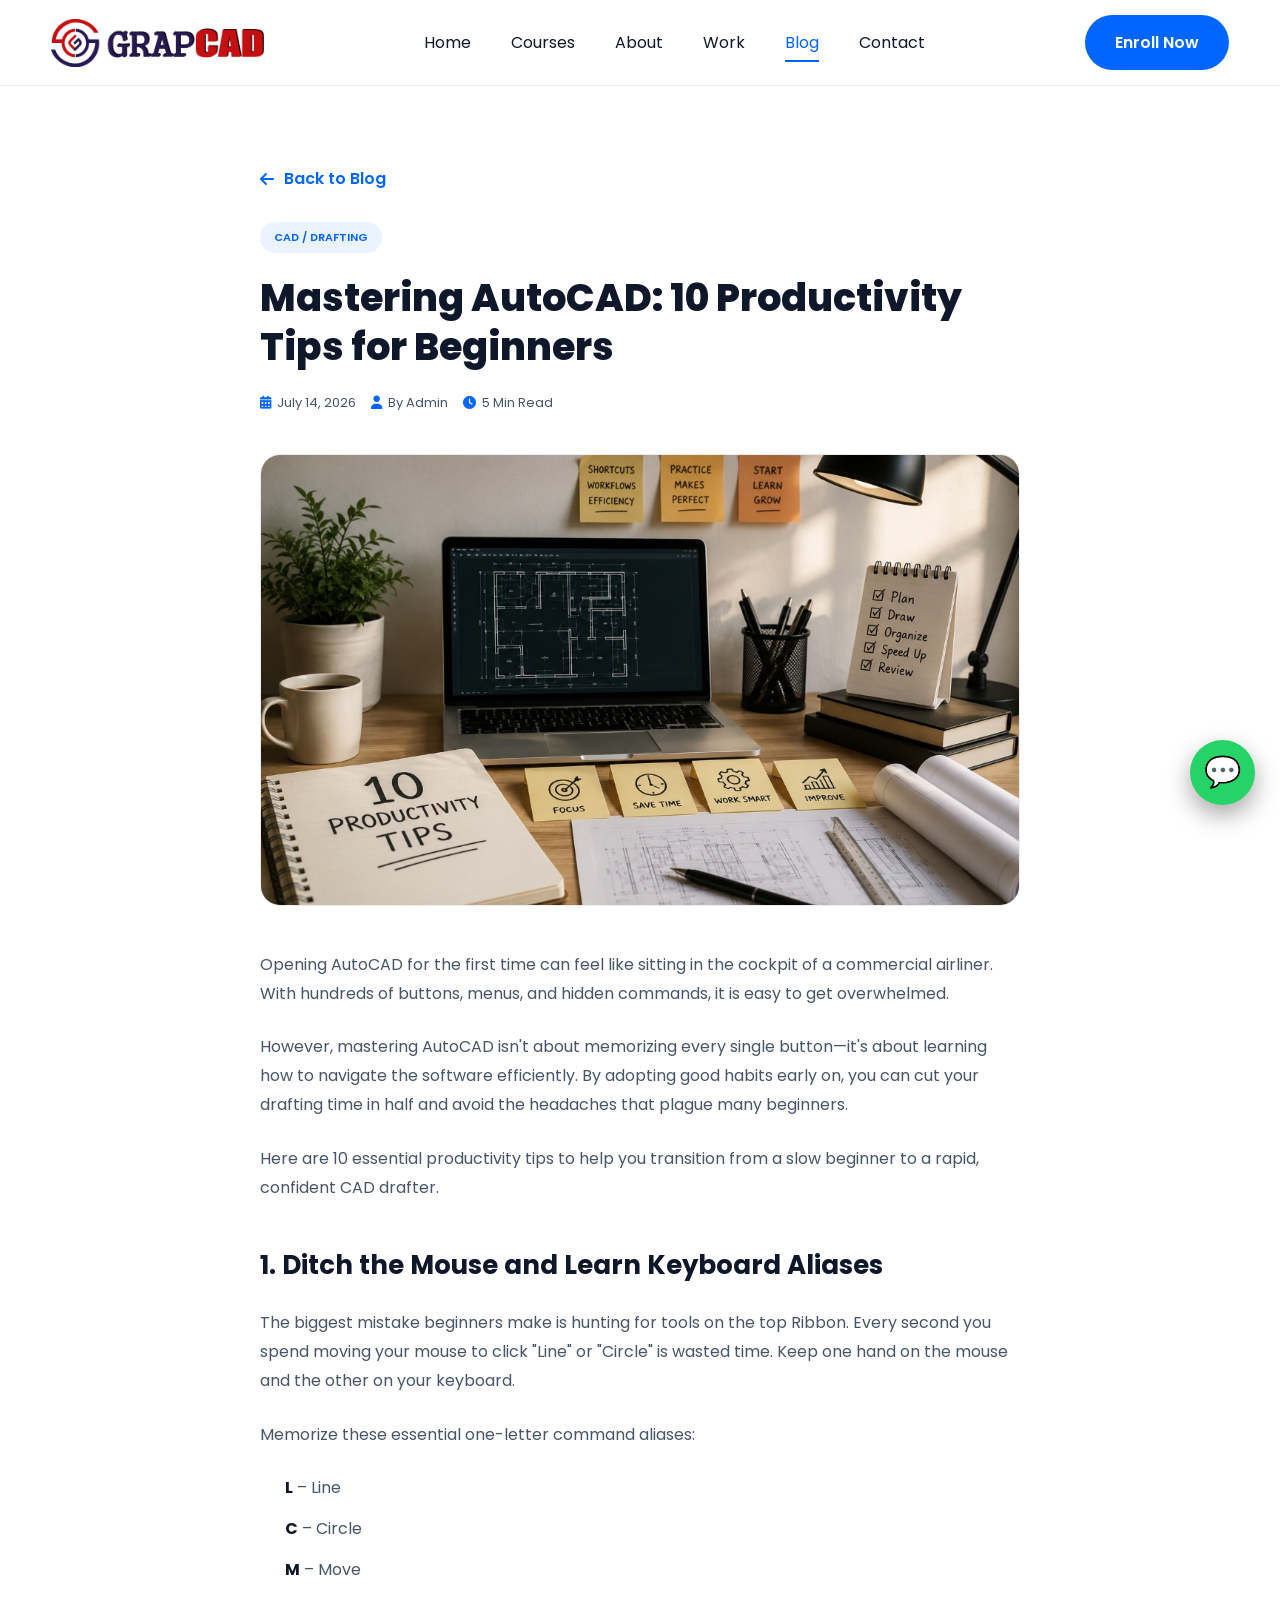
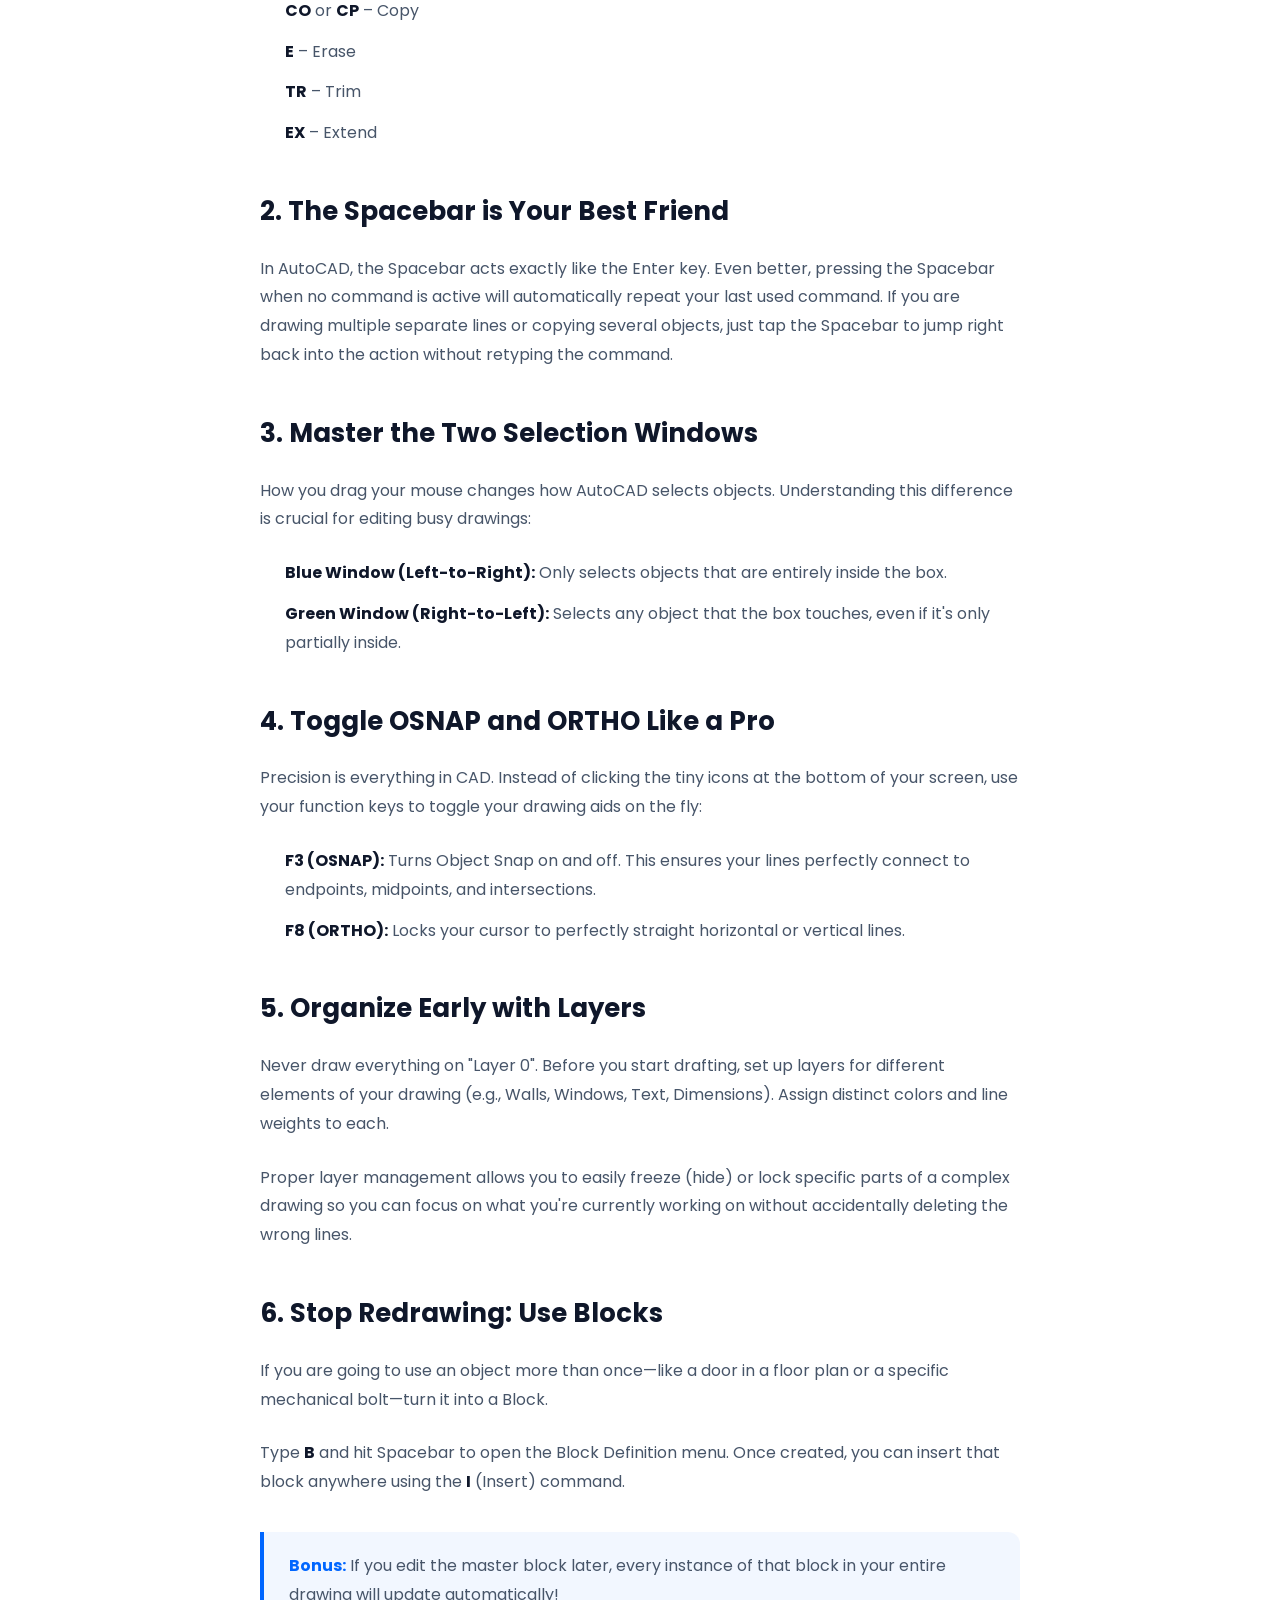
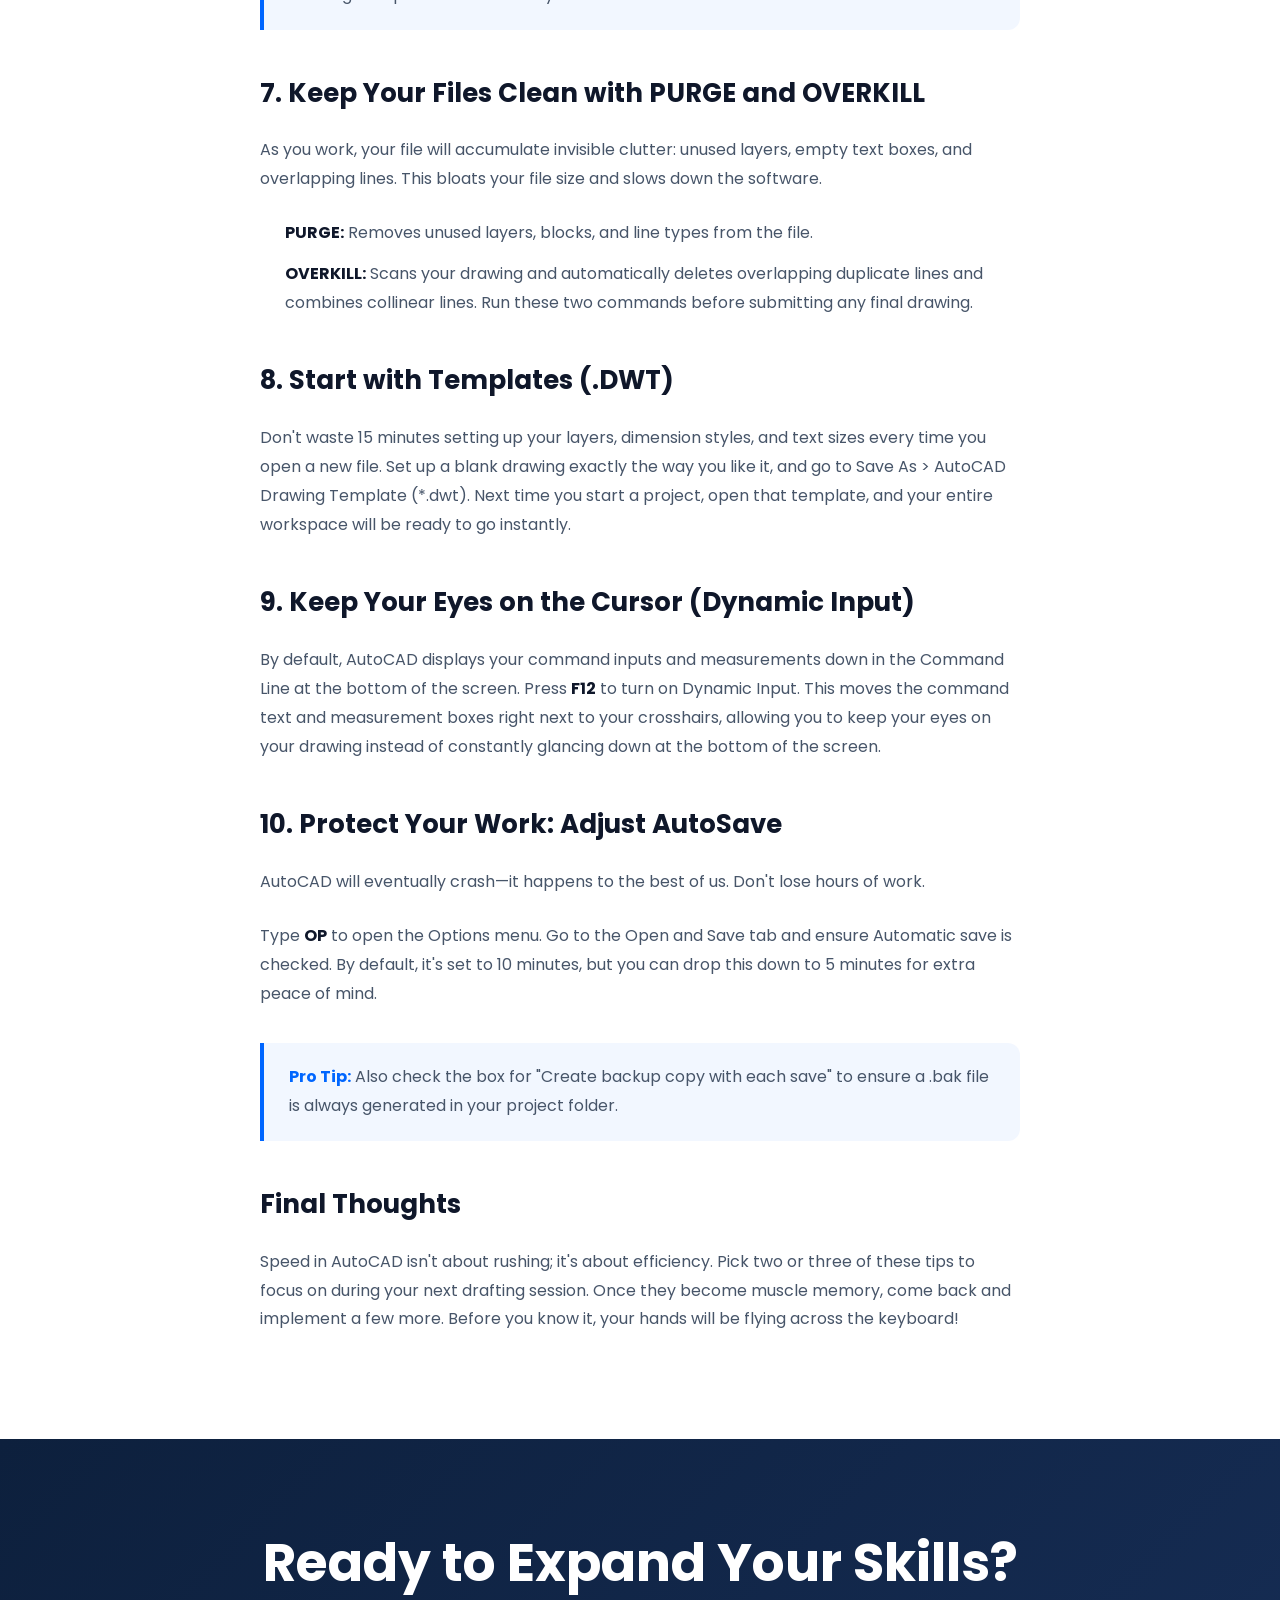
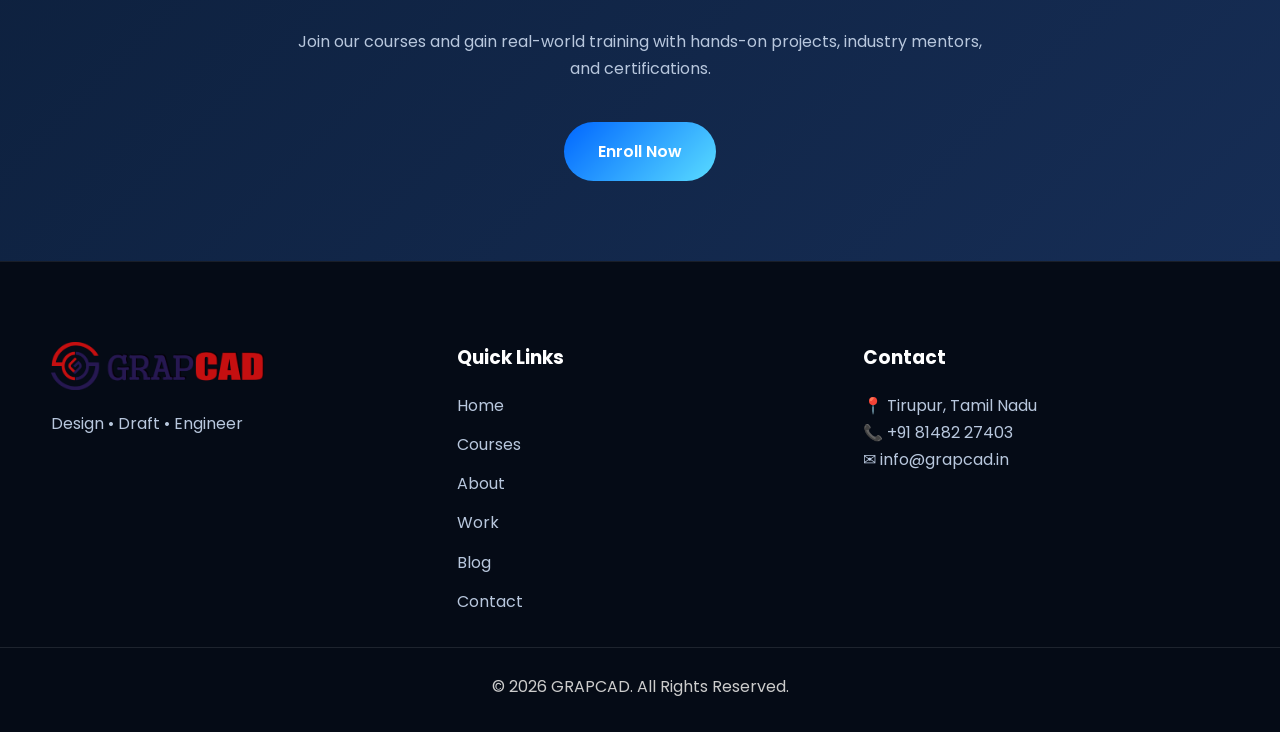
<file: blog-post-autocad.html>
<!DOCTYPE html>
<html lang="en">

<head>

    <meta charset="UTF-8">
    <meta name="viewport" content="width=device-width, initial-scale=1.0">
    <link rel="icon" type="image/png" href="images/favicon.png">

    <title>Mastering AutoCAD: 10 Productivity Tips for Beginners | GRAPCAD</title>

    <link rel="stylesheet" href="css/styles.css">

    <link rel="preconnect" href="https://fonts.googleapis.com">
    <link rel="preconnect" href="https://fonts.gstatic.com" crossorigin>
    <link href="https://fonts.googleapis.com/css2?family=Poppins:wght@300;400;500;600;700;800&display=swap" rel="stylesheet">

    <link rel="stylesheet" href="https://cdnjs.cloudflare.com/ajax/libs/font-awesome/6.5.2/css/all.min.css">

</head>

<body>

    <!-- =========================
       HEADER
    ========================= -->
    <header class="header">

        <div class="container nav-container">

            <a href="index.html" class="logo">
                <img src="images/logo.png" alt="GRAPCAD Logo">
            </a>

            <nav>

                <ul class="nav-links">

                    <li><a href="index.html">Home</a></li>

                    <li><a href="courses.html">Courses</a></li>

                    <li><a href="about.html">About</a></li>

                    <li><a href="work.html">Work</a></li>

                    <li><a href="blog.html" class="active">Blog</a></li>

                    <li><a href="contact.html">Contact</a></li>

                </ul>

            </nav>

            <a href="contact.html" class="nav-btn">
                Enroll Now
            </a>

        </div>

    </header>

    <!-- =========================
       SINGLE POST SECTION
    ========================= -->
    <section class="post-wrapper" style="margin-top: 85px;">

        <div class="post-container">

            <a href="blog.html" class="post-back-btn">
                <i class="fas fa-arrow-left"></i> Back to Blog
            </a>

            <header class="post-header">

                <span class="blog-badge">CAD / Drafting</span>

                <h1>Mastering AutoCAD: 10 Productivity Tips for Beginners</h1>

                <div class="blog-meta">
                    <span><i class="fas fa-calendar-alt"></i> July 14, 2026</span>
                    <span><i class="fas fa-user"></i> By Admin</span>
                    <span><i class="fas fa-clock"></i> 5 Min Read</span>
                </div>

            </header>

            <div class="post-image">
                <img src="images/autocad-tips.jpg" alt="AutoCAD Productivity Tips">
            </div>

            <article class="post-body">

                <p>
                    Opening AutoCAD for the first time can feel like sitting in the cockpit of a commercial airliner. With hundreds of buttons, menus, and hidden commands, it is easy to get overwhelmed.
                </p>

                <p>
                    However, mastering AutoCAD isn't about memorizing every single button—it's about learning how to navigate the software efficiently. By adopting good habits early on, you can cut your drafting time in half and avoid the headaches that plague many beginners.
                </p>

                <p>
                    Here are 10 essential productivity tips to help you transition from a slow beginner to a rapid, confident CAD drafter.
                </p>

                <h2>1. Ditch the Mouse and Learn Keyboard Aliases</h2>
                
                <p>
                    The biggest mistake beginners make is hunting for tools on the top Ribbon. Every second you spend moving your mouse to click "Line" or "Circle" is wasted time. Keep one hand on the mouse and the other on your keyboard.
                </p>

                <p>
                    Memorize these essential one-letter command aliases:
                </p>

                <ul>
                    <li><strong>L</strong> – Line</li>
                    <li><strong>C</strong> – Circle</li>
                    <li><strong>M</strong> – Move</li>
                    <li><strong>CO</strong> or <strong>CP</strong> – Copy</li>
                    <li><strong>E</strong> – Erase</li>
                    <li><strong>TR</strong> – Trim</li>
                    <li><strong>EX</strong> – Extend</li>
                </ul>

                <h2>2. The Spacebar is Your Best Friend</h2>

                <p>
                    In AutoCAD, the Spacebar acts exactly like the Enter key. Even better, pressing the Spacebar when no command is active will automatically repeat your last used command. If you are drawing multiple separate lines or copying several objects, just tap the Spacebar to jump right back into the action without retyping the command.
                </p>

                <h2>3. Master the Two Selection Windows</h2>

                <p>
                    How you drag your mouse changes how AutoCAD selects objects. Understanding this difference is crucial for editing busy drawings:
                </p>

                <ul>
                    <li><strong>Blue Window (Left-to-Right):</strong> Only selects objects that are entirely inside the box.</li>
                    <li><strong>Green Window (Right-to-Left):</strong> Selects any object that the box touches, even if it's only partially inside.</li>
                </ul>

                <h2>4. Toggle OSNAP and ORTHO Like a Pro</h2>

                <p>
                    Precision is everything in CAD. Instead of clicking the tiny icons at the bottom of your screen, use your function keys to toggle your drawing aids on the fly:
                </p>

                <ul>
                    <li><strong>F3 (OSNAP):</strong> Turns Object Snap on and off. This ensures your lines perfectly connect to endpoints, midpoints, and intersections.</li>
                    <li><strong>F8 (ORTHO):</strong> Locks your cursor to perfectly straight horizontal or vertical lines.</li>
                </ul>

                <h2>5. Organize Early with Layers</h2>

                <p>
                    Never draw everything on "Layer 0". Before you start drafting, set up layers for different elements of your drawing (e.g., Walls, Windows, Text, Dimensions). Assign distinct colors and line weights to each.
                </p>

                <p>
                    Proper layer management allows you to easily freeze (hide) or lock specific parts of a complex drawing so you can focus on what you're currently working on without accidentally deleting the wrong lines.
                </p>

                <h2>6. Stop Redrawing: Use Blocks</h2>

                <p>
                    If you are going to use an object more than once—like a door in a floor plan or a specific mechanical bolt—turn it into a Block.
                </p>

                <p>
                    Type <strong>B</strong> and hit Spacebar to open the Block Definition menu. Once created, you can insert that block anywhere using the <strong>I</strong> (Insert) command.
                </p>

                <div class="pro-tip">
                    <strong>Bonus:</strong> If you edit the master block later, every instance of that block in your entire drawing will update automatically!
                </div>

                <h2>7. Keep Your Files Clean with PURGE and OVERKILL</h2>

                <p>
                    As you work, your file will accumulate invisible clutter: unused layers, empty text boxes, and overlapping lines. This bloats your file size and slows down the software.
                </p>

                <ul>
                    <li><strong>PURGE:</strong> Removes unused layers, blocks, and line types from the file.</li>
                    <li><strong>OVERKILL:</strong> Scans your drawing and automatically deletes overlapping duplicate lines and combines collinear lines. Run these two commands before submitting any final drawing.</li>
                </ul>

                <h2>8. Start with Templates (.DWT)</h2>

                <p>
                    Don't waste 15 minutes setting up your layers, dimension styles, and text sizes every time you open a new file. Set up a blank drawing exactly the way you like it, and go to Save As > AutoCAD Drawing Template (*.dwt). Next time you start a project, open that template, and your entire workspace will be ready to go instantly.
                </p>

                <h2>9. Keep Your Eyes on the Cursor (Dynamic Input)</h2>

                <p>
                    By default, AutoCAD displays your command inputs and measurements down in the Command Line at the bottom of the screen. Press <strong>F12</strong> to turn on Dynamic Input. This moves the command text and measurement boxes right next to your crosshairs, allowing you to keep your eyes on your drawing instead of constantly glancing down at the bottom of the screen.
                </p>

                <h2>10. Protect Your Work: Adjust AutoSave</h2>

                <p>
                    AutoCAD will eventually crash—it happens to the best of us. Don't lose hours of work.
                </p>

                <p>
                    Type <strong>OP</strong> to open the Options menu. Go to the Open and Save tab and ensure Automatic save is checked. By default, it's set to 10 minutes, but you can drop this down to 5 minutes for extra peace of mind.
                </p>

                <div class="pro-tip">
                    <strong>Pro Tip:</strong> Also check the box for "Create backup copy with each save" to ensure a .bak file is always generated in your project folder.
                </div>

                <h2>Final Thoughts</h2>

                <p>
                    Speed in AutoCAD isn't about rushing; it's about efficiency. Pick two or three of these tips to focus on during your next drafting session. Once they become muscle memory, come back and implement a few more. Before you know it, your hands will be flying across the keyboard!
                </p>

            </article>

        </div>

    </section>

    <!-- =========================
       CALL TO ACTION
    ========================= -->
    <section class="cta">

        <div class="cta-content">

            <h2>Ready to Expand Your Skills?</h2>

            <p>
                Join our courses and gain real-world training with hands-on projects, industry mentors, and certifications.
            </p>

            <a href="contact.html" class="primary-btn">
                Enroll Now
            </a>

        </div>

    </section>

    <!-- =========================
       FOOTER
    ========================= -->
    <footer class="footer">

        <div class="container footer-grid">

            <div>

                <a href="index.html" class="logo" style="margin-bottom: 20px;">
                    <img src="images/logo.png" alt="GRAPCAD Logo">
                </a>

                <p>
                    Design • Draft • Engineer
                </p>

            </div>

            <div>

                <h3>Quick Links</h3>

                <ul>

                    <li><a href="index.html">Home</a></li>

                    <li><a href="courses.html">Courses</a></li>

                    <li><a href="about.html">About</a></li>

                    <li><a href="work.html">Work</a></li>

                    <li><a href="blog.html" class="active">Blog</a></li>

                    <li><a href="contact.html">Contact</a></li>

                </ul>

            </div>

            <div>

                <h3>Contact</h3>

                <p>📍 Tirupur, Tamil Nadu</p>

                <p>📞 +91 81482 27403</p>

                <p>✉ info@grapcad.in</p>

            </div>

        </div>

        <div class="copyright">

            © 2026 GRAPCAD. All Rights Reserved.

        </div>

    </footer>

    <!-- Floating WhatsApp -->
    <a href="https://wa.me/918148227403" class="whatsapp" target="_blank">
        💬
    </a>

    <!-- Back To Top with Circular Progress -->
    <div id="topBtn" class="progress-wrap">
        <svg class="progress-circle" width="100%" height="100%" viewBox="-1 -1 102 102">
            <path class="bg-circle" d="M50,1 a49,49 0 0,1 0,98 a49,49 0 0,1 0,-98" />
            <path class="progress-path" d="M50,1 a49,49 0 0,1 0,98 a49,49 0 0,1 0,-98" />
        </svg>
    </div>

    <script src="js/script.js"></script>

</body>

</html>
</file>
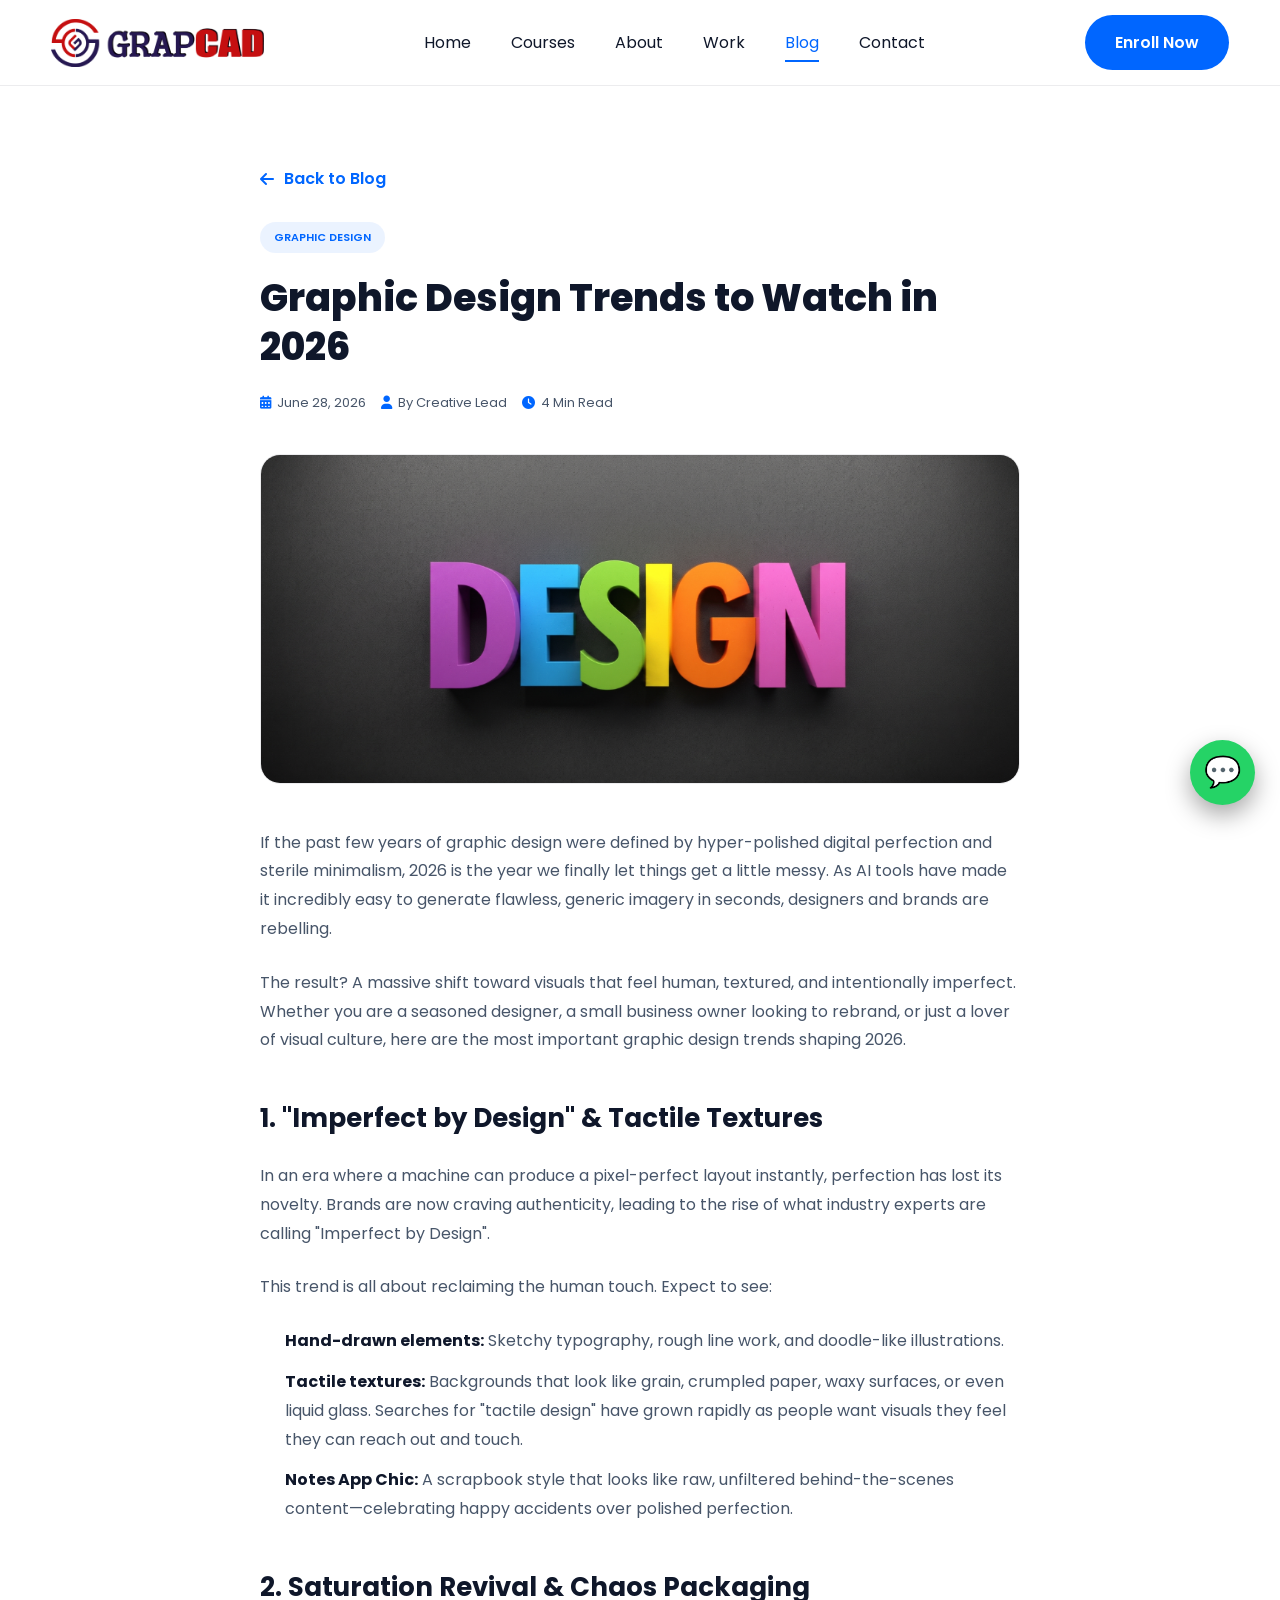
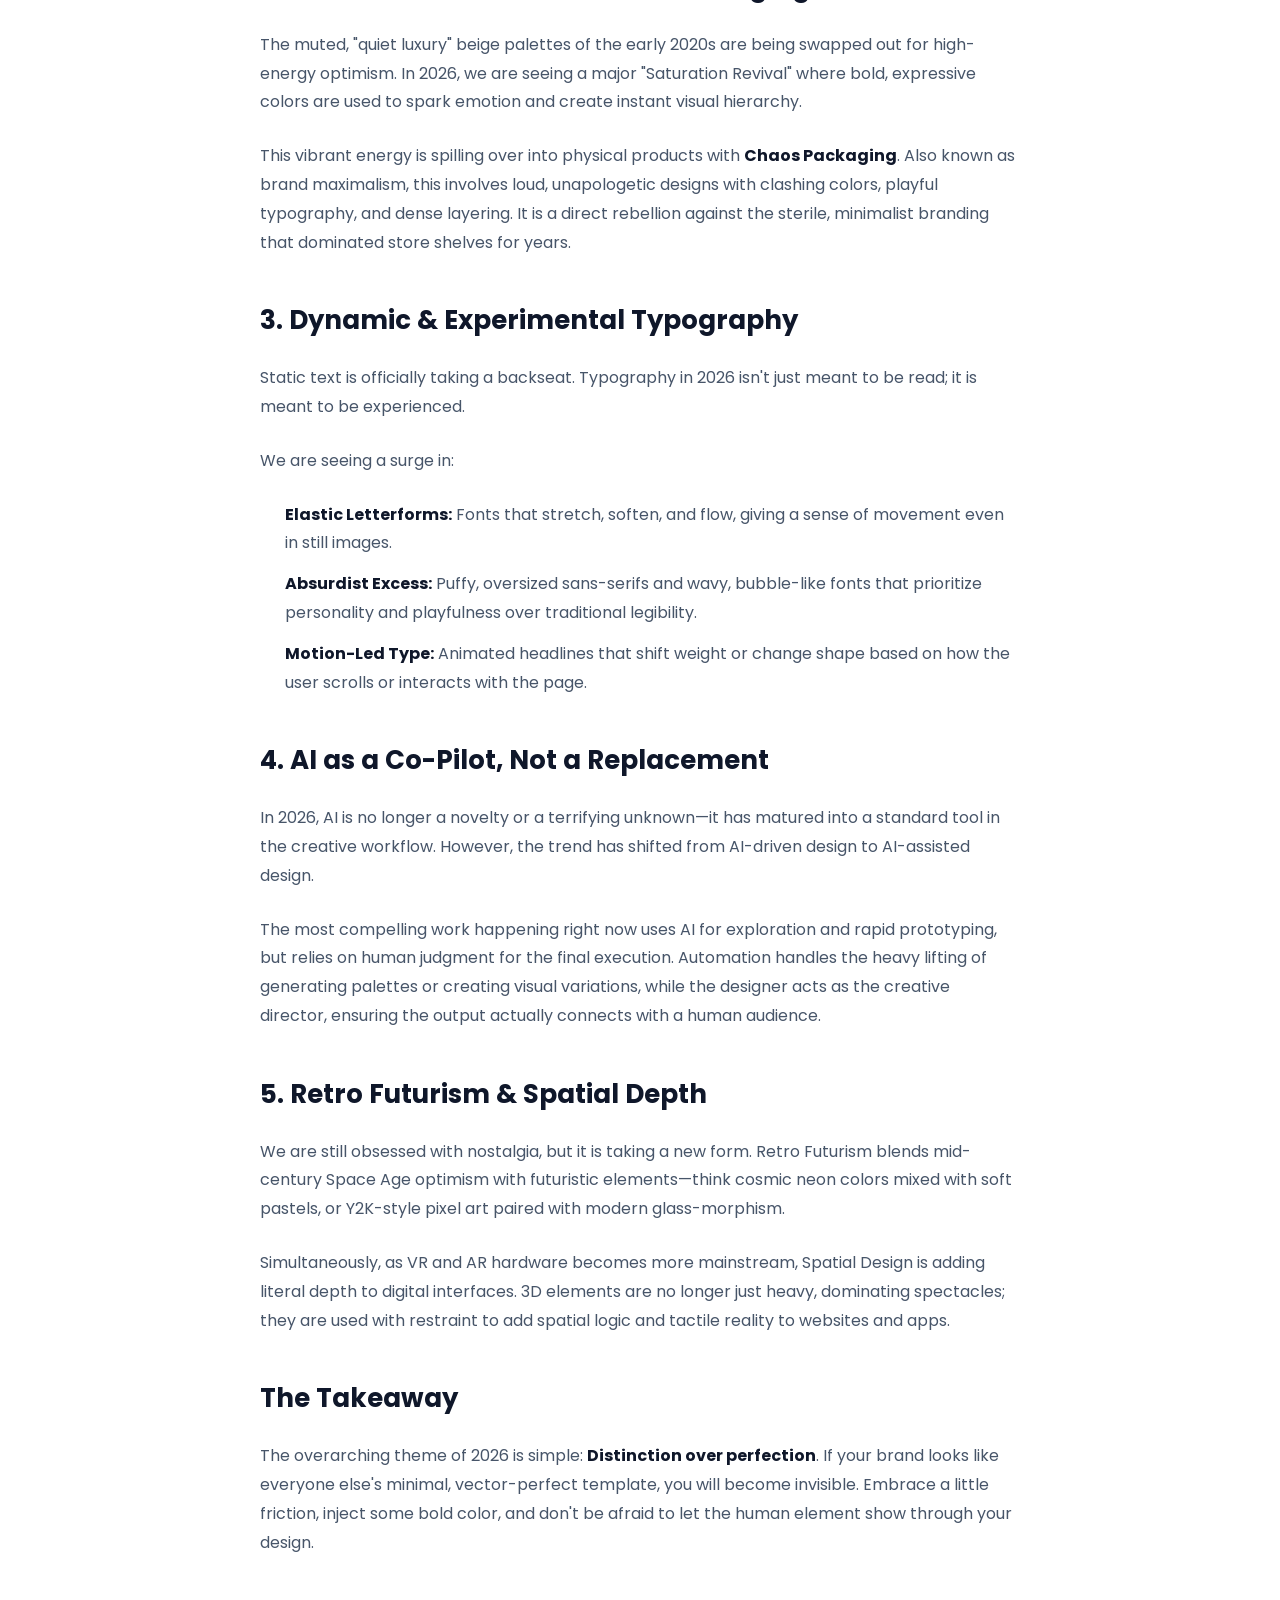
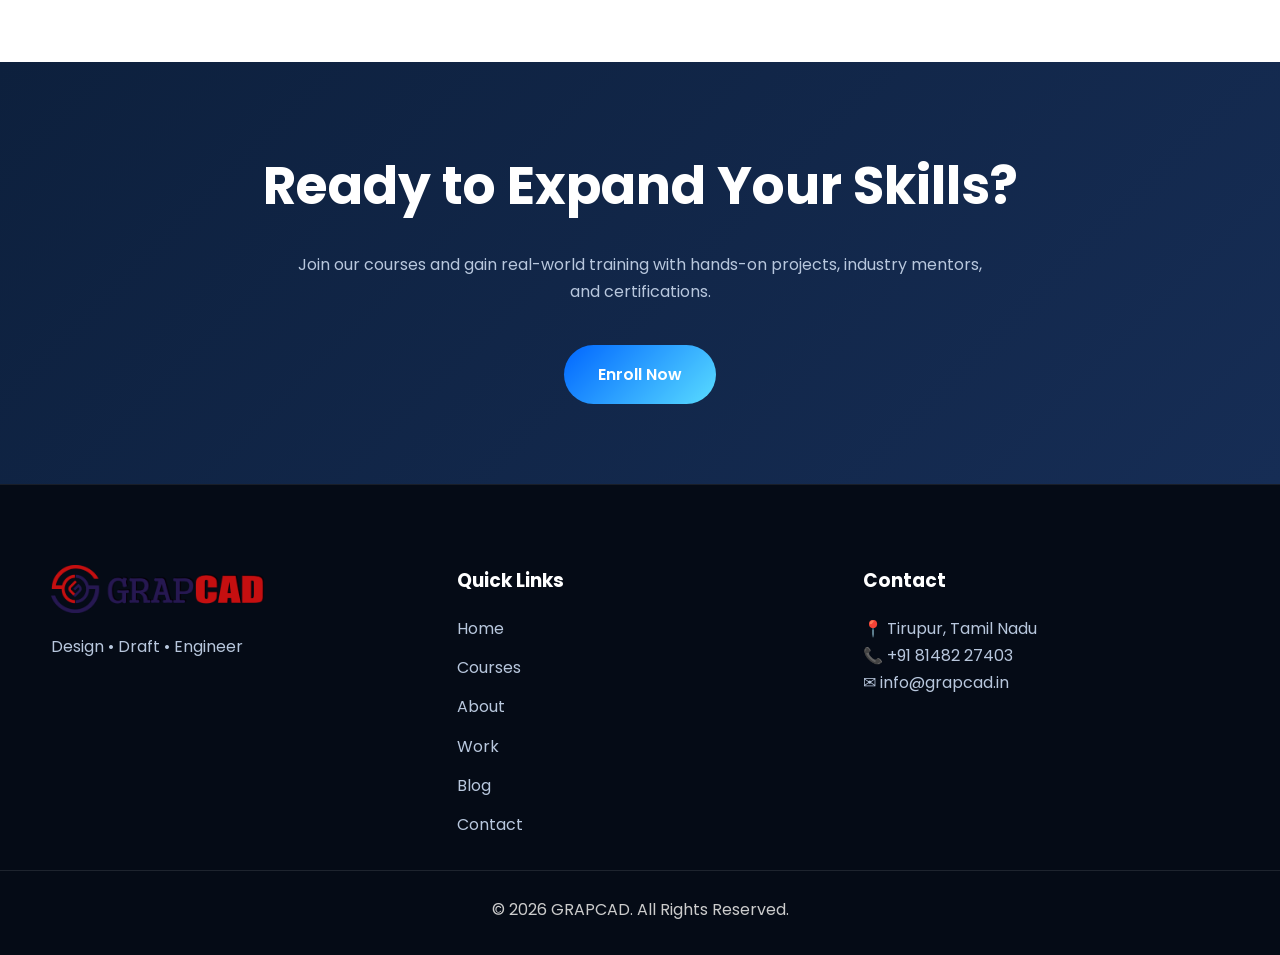
<file: blog-post-graphicdesign.html>
<!DOCTYPE html>
<html lang="en">

<head>

    <meta charset="UTF-8">
    <meta name="viewport" content="width=device-width, initial-scale=1.0">
    <link rel="icon" type="image/png" href="images/favicon.png">

    <title>Graphic Design Trends to Watch in 2026 | GRAPCAD</title>

    <link rel="stylesheet" href="css/styles.css">

    <link rel="preconnect" href="https://fonts.googleapis.com">
    <link rel="preconnect" href="https://fonts.gstatic.com" crossorigin>
    <link href="https://fonts.googleapis.com/css2?family=Poppins:wght@300;400;500;600;700;800&display=swap" rel="stylesheet">

    <link rel="stylesheet" href="https://cdnjs.cloudflare.com/ajax/libs/font-awesome/6.5.2/css/all.min.css">

</head>

<body>

    <!-- =========================
       HEADER
    ========================= -->
    <header class="header">

        <div class="container nav-container">

            <a href="index.html" class="logo">
                <img src="images/logo.png" alt="GRAPCAD Logo">
            </a>

            <nav>

                <ul class="nav-links">

                    <li><a href="index.html">Home</a></li>

                    <li><a href="courses.html">Courses</a></li>

                    <li><a href="about.html">About</a></li>

                    <li><a href="work.html">Work</a></li>

                    <li><a href="blog.html" class="active">Blog</a></li>

                    <li><a href="contact.html">Contact</a></li>

                </ul>

            </nav>

            <a href="contact.html" class="nav-btn">
                Enroll Now
            </a>

        </div>

    </header>

    <!-- =========================
       SINGLE POST SECTION
    ========================= -->
    <section class="post-wrapper" style="margin-top: 85px;">

        <div class="post-container">

            <a href="blog.html" class="post-back-btn">
                <i class="fas fa-arrow-left"></i> Back to Blog
            </a>

            <header class="post-header">

                <span class="blog-badge">Graphic Design</span>

                <h1>Graphic Design Trends to Watch in 2026</h1>

                <div class="blog-meta">
                    <span><i class="fas fa-calendar-alt"></i> June 28, 2026</span>
                    <span><i class="fas fa-user"></i> By Creative Lead</span>
                    <span><i class="fas fa-clock"></i> 4 Min Read</span>
                </div>

            </header>

            <div class="post-image">
                <img src="images/graphic-design-trends.png" alt="Graphic Design Trends to Watch in 2026">
            </div>

            <article class="post-body">

                <p>
                    If the past few years of graphic design were defined by hyper-polished digital perfection and sterile minimalism, 2026 is the year we finally let things get a little messy. As AI tools have made it incredibly easy to generate flawless, generic imagery in seconds, designers and brands are rebelling.
                </p>

                <p>
                    The result? A massive shift toward visuals that feel human, textured, and intentionally imperfect. Whether you are a seasoned designer, a small business owner looking to rebrand, or just a lover of visual culture, here are the most important graphic design trends shaping 2026.
                </p>

                <h2>1. "Imperfect by Design" & Tactile Textures</h2>

                <p>
                    In an era where a machine can produce a pixel-perfect layout instantly, perfection has lost its novelty. Brands are now craving authenticity, leading to the rise of what industry experts are calling "Imperfect by Design".
                </p>

                <p>
                    This trend is all about reclaiming the human touch. Expect to see:
                </p>

                <ul>
                    <li><strong>Hand-drawn elements:</strong> Sketchy typography, rough line work, and doodle-like illustrations.</li>
                    <li><strong>Tactile textures:</strong> Backgrounds that look like grain, crumpled paper, waxy surfaces, or even liquid glass. Searches for "tactile design" have grown rapidly as people want visuals they feel they can reach out and touch.</li>
                    <li><strong>Notes App Chic:</strong> A scrapbook style that looks like raw, unfiltered behind-the-scenes content—celebrating happy accidents over polished perfection.</li>
                </ul>

                <h2>2. Saturation Revival & Chaos Packaging</h2>

                <p>
                    The muted, "quiet luxury" beige palettes of the early 2020s are being swapped out for high-energy optimism. In 2026, we are seeing a major "Saturation Revival" where bold, expressive colors are used to spark emotion and create instant visual hierarchy.
                </p>

                <p>
                    This vibrant energy is spilling over into physical products with <strong>Chaos Packaging</strong>. Also known as brand maximalism, this involves loud, unapologetic designs with clashing colors, playful typography, and dense layering. It is a direct rebellion against the sterile, minimalist branding that dominated store shelves for years.
                </p>

                <h2>3. Dynamic & Experimental Typography</h2>

                <p>
                    Static text is officially taking a backseat. Typography in 2026 isn't just meant to be read; it is meant to be experienced.
                </p>

                <p>
                    We are seeing a surge in:
                </p>

                <ul>
                    <li><strong>Elastic Letterforms:</strong> Fonts that stretch, soften, and flow, giving a sense of movement even in still images.</li>
                    <li><strong>Absurdist Excess:</strong> Puffy, oversized sans-serifs and wavy, bubble-like fonts that prioritize personality and playfulness over traditional legibility.</li>
                    <li><strong>Motion-Led Type:</strong> Animated headlines that shift weight or change shape based on how the user scrolls or interacts with the page.</li>
                </ul>

                <h2>4. AI as a Co-Pilot, Not a Replacement</h2>

                <p>
                    In 2026, AI is no longer a novelty or a terrifying unknown—it has matured into a standard tool in the creative workflow. However, the trend has shifted from AI-driven design to AI-assisted design.
                </p>

                <p>
                    The most compelling work happening right now uses AI for exploration and rapid prototyping, but relies on human judgment for the final execution. Automation handles the heavy lifting of generating palettes or creating visual variations, while the designer acts as the creative director, ensuring the output actually connects with a human audience.
                </p>

                <h2>5. Retro Futurism & Spatial Depth</h2>

                <p>
                    We are still obsessed with nostalgia, but it is taking a new form. Retro Futurism blends mid-century Space Age optimism with futuristic elements—think cosmic neon colors mixed with soft pastels, or Y2K-style pixel art paired with modern glass-morphism.
                </p>

                <p>
                    Simultaneously, as VR and AR hardware becomes more mainstream, Spatial Design is adding literal depth to digital interfaces. 3D elements are no longer just heavy, dominating spectacles; they are used with restraint to add spatial logic and tactile reality to websites and apps.
                </p>

                <h2>The Takeaway</h2>

                <p>
                    The overarching theme of 2026 is simple: <strong>Distinction over perfection</strong>. If your brand looks like everyone else's minimal, vector-perfect template, you will become invisible. Embrace a little friction, inject some bold color, and don't be afraid to let the human element show through your design.
                </p>

            </article>

        </div>

    </section>

    <!-- =========================
       CALL TO ACTION
    ========================= -->
    <section class="cta">

        <div class="cta-content">

            <h2>Ready to Expand Your Skills?</h2>

            <p>
                Join our courses and gain real-world training with hands-on projects, industry mentors, and certifications.
            </p>

            <a href="contact.html" class="primary-btn">
                Enroll Now
            </a>

        </div>

    </section>

    <!-- =========================
       FOOTER
    ========================= -->
    <footer class="footer">

        <div class="container footer-grid">

            <div>

                <a href="index.html" class="logo" style="margin-bottom: 20px;">
                    <img src="images/logo.png" alt="GRAPCAD Logo">
                </a>

                <p>
                    Design • Draft • Engineer
                </p>

            </div>

            <div>

                <h3>Quick Links</h3>

                <ul>

                    <li><a href="index.html">Home</a></li>

                    <li><a href="courses.html">Courses</a></li>

                    <li><a href="about.html">About</a></li>

                    <li><a href="work.html">Work</a></li>

                    <li><a href="blog.html" class="active">Blog</a></li>

                    <li><a href="contact.html">Contact</a></li>

                </ul>

            </div>

            <div>

                <h3>Contact</h3>

                <p>📍 Tirupur, Tamil Nadu</p>

                <p>📞 +91 81482 27403</p>

                <p>✉ info@grapcad.in</p>

            </div>

        </div>

        <div class="copyright">

            © 2026 GRAPCAD. All Rights Reserved.

        </div>

    </footer>

    <!-- Floating WhatsApp -->
    <a href="https://wa.me/918148227403" class="whatsapp" target="_blank">
        💬
    </a>

    <!-- Back To Top with Circular Progress -->
    <div id="topBtn" class="progress-wrap">
        <svg class="progress-circle" width="100%" height="100%" viewBox="-1 -1 102 102">
            <path class="bg-circle" d="M50,1 a49,49 0 0,1 0,98 a49,49 0 0,1 0,-98" />
            <path class="progress-path" d="M50,1 a49,49 0 0,1 0,98 a49,49 0 0,1 0,-98" />
        </svg>
    </div>

    <script src="js/script.js"></script>

</body>

</html>
</file>
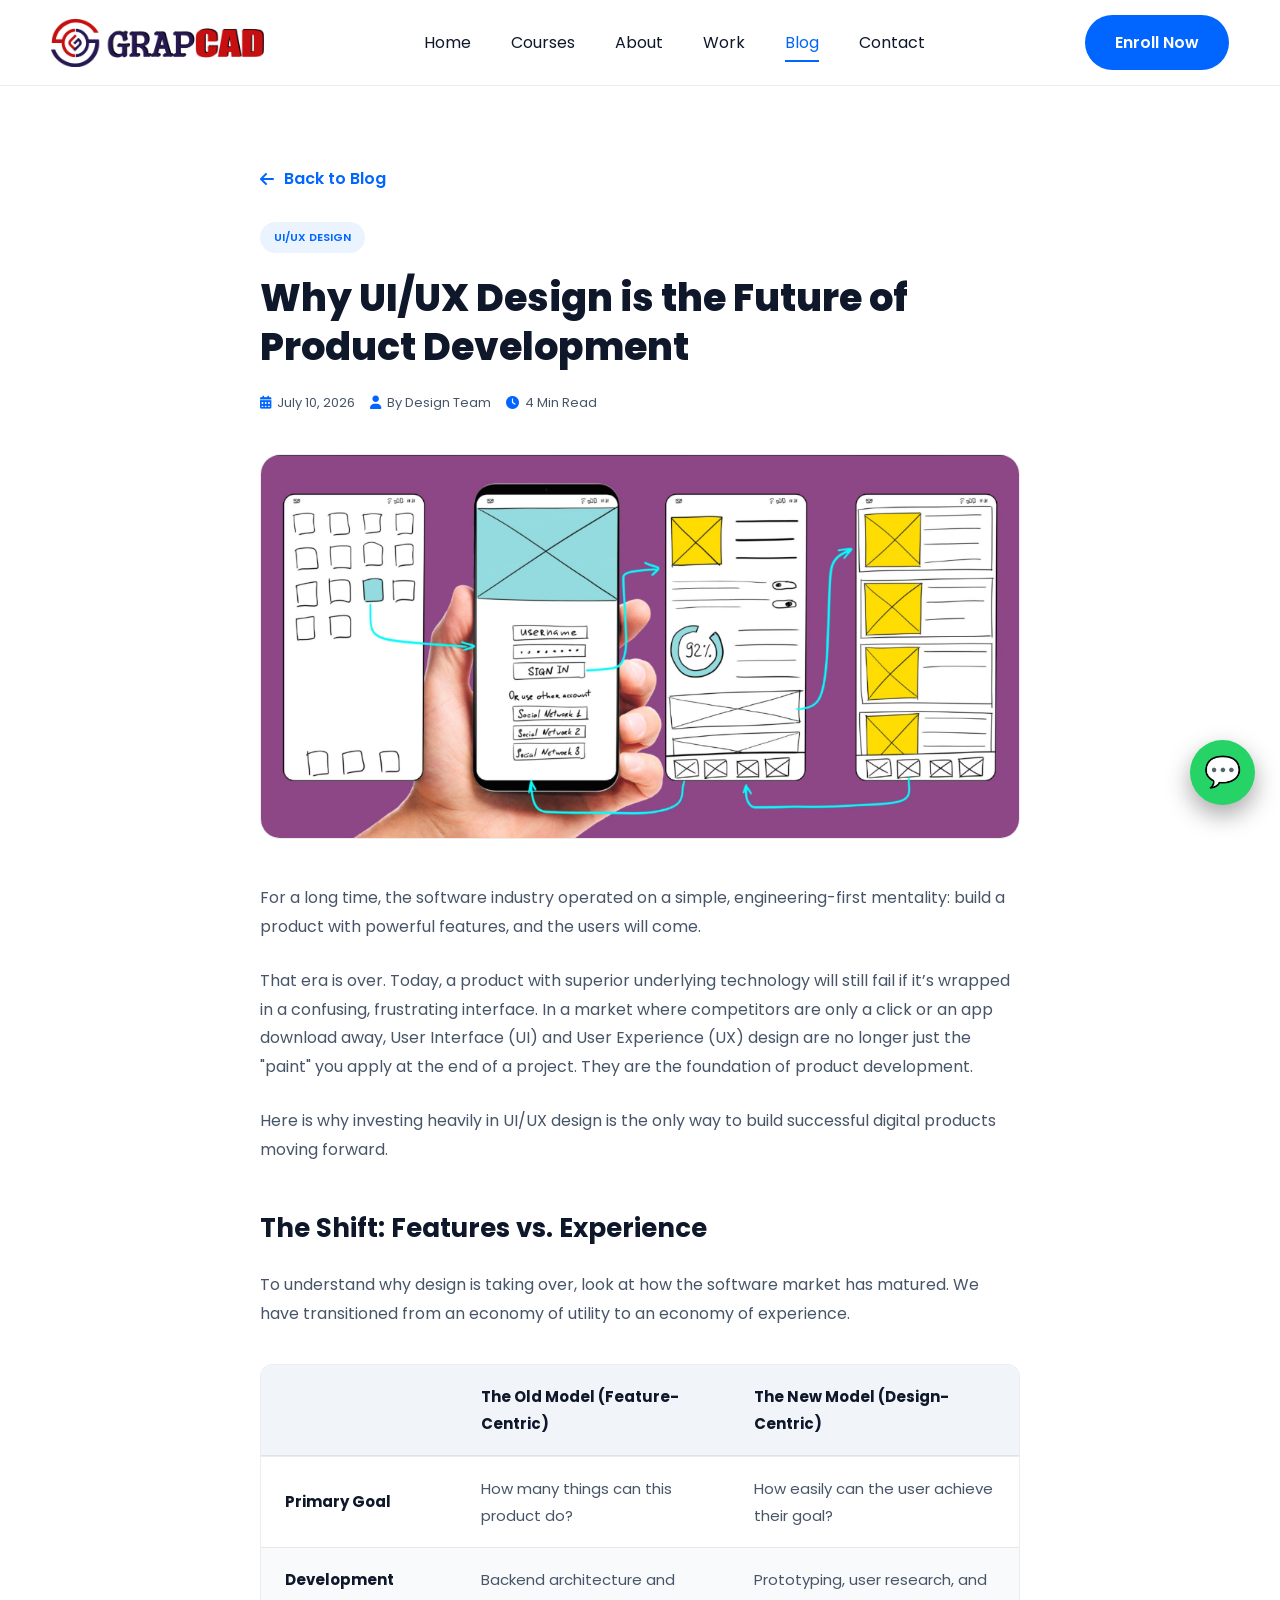
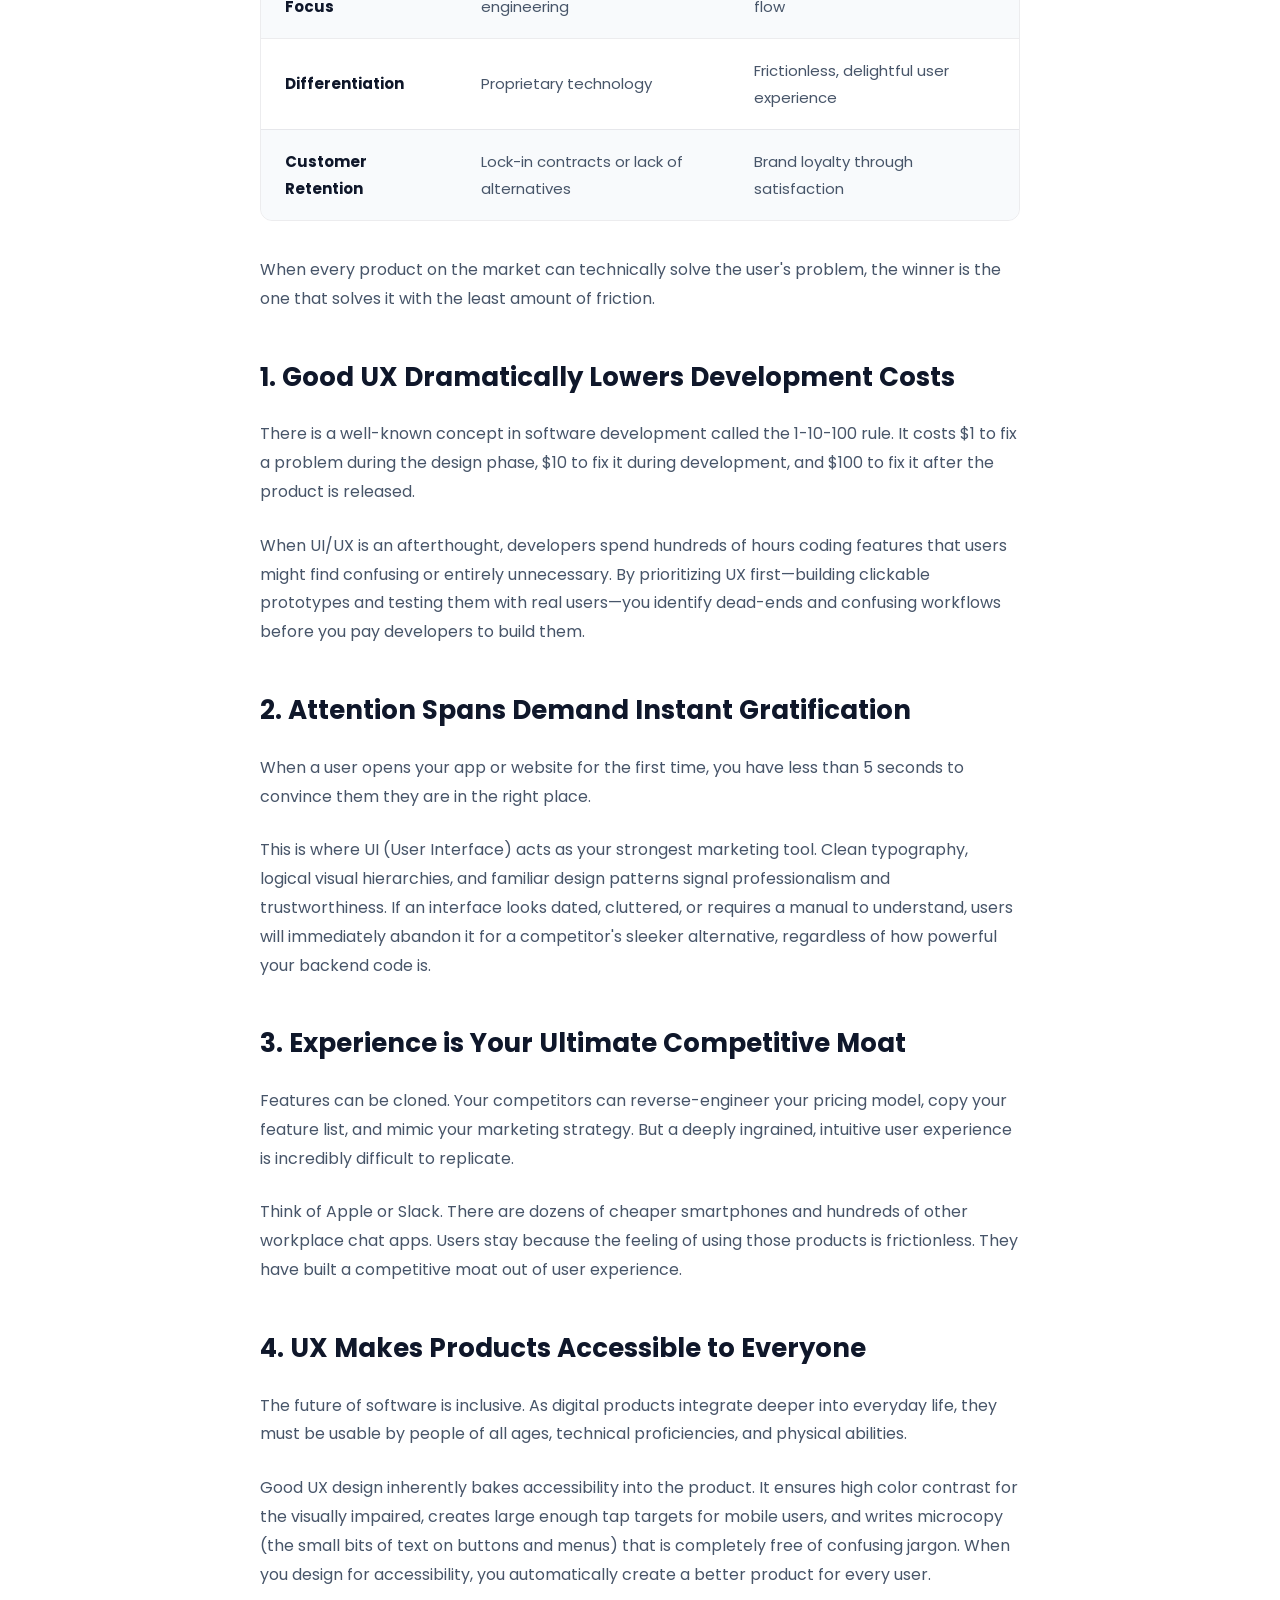
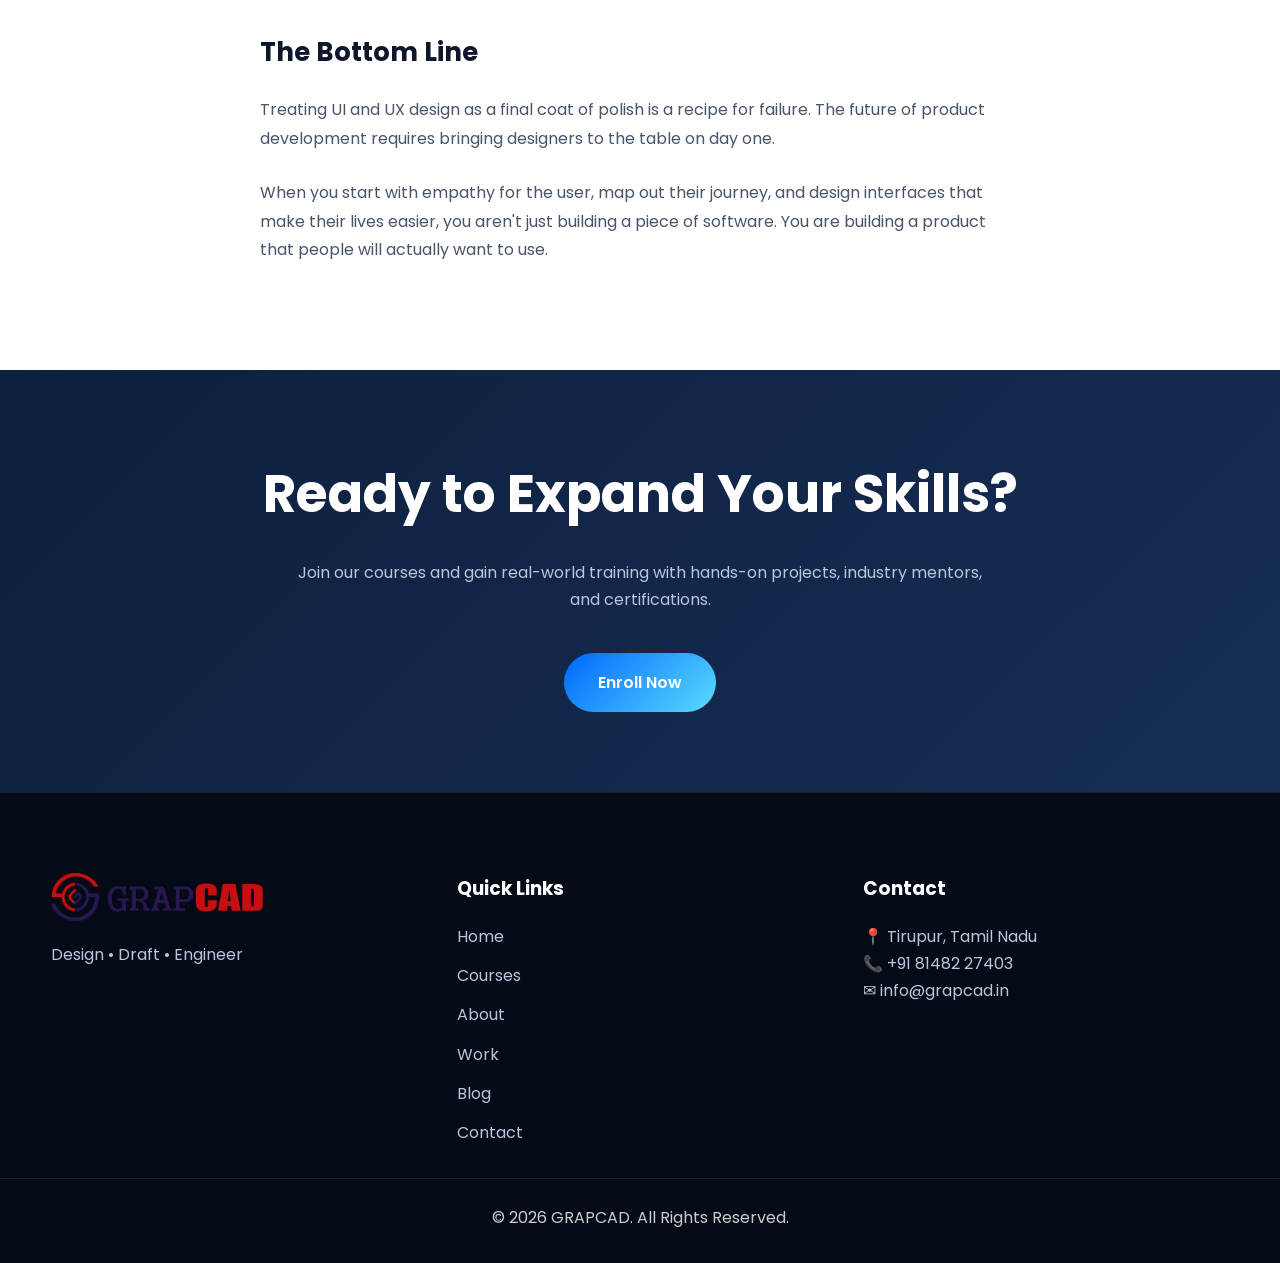
<file: blog-post-uiux.html>
<!DOCTYPE html>
<html lang="en">

<head>

    <meta charset="UTF-8">
    <meta name="viewport" content="width=device-width, initial-scale=1.0">
    <link rel="icon" type="image/png" href="images/favicon.png">

    <title>Why UI/UX Design is the Future of Product Development | GRAPCAD</title>

    <link rel="stylesheet" href="css/styles.css">

    <link rel="preconnect" href="https://fonts.googleapis.com">
    <link rel="preconnect" href="https://fonts.gstatic.com" crossorigin>
    <link href="https://fonts.googleapis.com/css2?family=Poppins:wght@300;400;500;600;700;800&display=swap" rel="stylesheet">

    <link rel="stylesheet" href="https://cdnjs.cloudflare.com/ajax/libs/font-awesome/6.5.2/css/all.min.css">

</head>

<body>

    <!-- =========================
       HEADER
    ========================= -->
    <header class="header">

        <div class="container nav-container">

            <a href="index.html" class="logo">
                <img src="images/logo.png" alt="GRAPCAD Logo">
            </a>

            <nav>

                <ul class="nav-links">

                    <li><a href="index.html">Home</a></li>

                    <li><a href="courses.html">Courses</a></li>

                    <li><a href="about.html">About</a></li>

                    <li><a href="work.html">Work</a></li>

                    <li><a href="blog.html" class="active">Blog</a></li>

                    <li><a href="contact.html">Contact</a></li>

                </ul>

            </nav>

            <a href="contact.html" class="nav-btn">
                Enroll Now
            </a>

        </div>

    </header>

    <!-- =========================
       SINGLE POST SECTION
    ========================= -->
    <section class="post-wrapper" style="margin-top: 85px;">

        <div class="post-container">

            <a href="blog.html" class="post-back-btn">
                <i class="fas fa-arrow-left"></i> Back to Blog
            </a>

            <header class="post-header">

                <span class="blog-badge">UI/UX Design</span>

                <h1>Why UI/UX Design is the Future of Product Development</h1>

                <div class="blog-meta">
                    <span><i class="fas fa-calendar-alt"></i> July 10, 2026</span>
                    <span><i class="fas fa-user"></i> By Design Team</span>
                    <span><i class="fas fa-clock"></i> 4 Min Read</span>
                </div>

            </header>

            <div class="post-image">
                <img src="images/uiux-wireframe.png" alt="Why UI/UX Design is the Future">
            </div>

            <article class="post-body">

                <p>
                    For a long time, the software industry operated on a simple, engineering-first mentality: build a product with powerful features, and the users will come.
                </p>

                <p>
                    That era is over. Today, a product with superior underlying technology will still fail if it’s wrapped in a confusing, frustrating interface. In a market where competitors are only a click or an app download away, User Interface (UI) and User Experience (UX) design are no longer just the "paint" you apply at the end of a project. They are the foundation of product development.
                </p>

                <p>
                    Here is why investing heavily in UI/UX design is the only way to build successful digital products moving forward.
                </p>

                <h2>The Shift: Features vs. Experience</h2>

                <p>
                    To understand why design is taking over, look at how the software market has matured. We have transitioned from an economy of utility to an economy of experience.
                </p>

                <div class="post-table-container">
                    <table class="post-table">
                        <thead>
                            <tr>
                                <th></th>
                                <th>The Old Model (Feature-Centric)</th>
                                <th>The New Model (Design-Centric)</th>
                            </tr>
                        </thead>
                        <tbody>
                            <tr>
                                <td><strong>Primary Goal</strong></td>
                                <td>How many things can this product do?</td>
                                <td>How easily can the user achieve their goal?</td>
                            </tr>
                            <tr>
                                <td><strong>Development Focus</strong></td>
                                <td>Backend architecture and engineering</td>
                                <td>Prototyping, user research, and flow</td>
                            </tr>
                            <tr>
                                <td><strong>Differentiation</strong></td>
                                <td>Proprietary technology</td>
                                <td>Frictionless, delightful user experience</td>
                            </tr>
                            <tr>
                                <td><strong>Customer Retention</strong></td>
                                <td>Lock-in contracts or lack of alternatives</td>
                                <td>Brand loyalty through satisfaction</td>
                            </tr>
                        </tbody>
                    </table>
                </div>

                <p>
                    When every product on the market can technically solve the user's problem, the winner is the one that solves it with the least amount of friction.
                </p>

                <h2>1. Good UX Dramatically Lowers Development Costs</h2>

                <p>
                    There is a well-known concept in software development called the 1-10-100 rule. It costs $1 to fix a problem during the design phase, $10 to fix it during development, and $100 to fix it after the product is released.
                </p>

                <p>
                    When UI/UX is an afterthought, developers spend hundreds of hours coding features that users might find confusing or entirely unnecessary. By prioritizing UX first—building clickable prototypes and testing them with real users—you identify dead-ends and confusing workflows before you pay developers to build them.
                </p>

                <h2>2. Attention Spans Demand Instant Gratification</h2>

                <p>
                    When a user opens your app or website for the first time, you have less than 5 seconds to convince them they are in the right place.
                </p>

                <p>
                    This is where UI (User Interface) acts as your strongest marketing tool. Clean typography, logical visual hierarchies, and familiar design patterns signal professionalism and trustworthiness. If an interface looks dated, cluttered, or requires a manual to understand, users will immediately abandon it for a competitor's sleeker alternative, regardless of how powerful your backend code is.
                </p>

                <h2>3. Experience is Your Ultimate Competitive Moat</h2>

                <p>
                    Features can be cloned. Your competitors can reverse-engineer your pricing model, copy your feature list, and mimic your marketing strategy. But a deeply ingrained, intuitive user experience is incredibly difficult to replicate.
                </p>

                <p>
                    Think of Apple or Slack. There are dozens of cheaper smartphones and hundreds of other workplace chat apps. Users stay because the feeling of using those products is frictionless. They have built a competitive moat out of user experience.
                </p>

                <h2>4. UX Makes Products Accessible to Everyone</h2>

                <p>
                    The future of software is inclusive. As digital products integrate deeper into everyday life, they must be usable by people of all ages, technical proficiencies, and physical abilities.
                </p>

                <p>
                    Good UX design inherently bakes accessibility into the product. It ensures high color contrast for the visually impaired, creates large enough tap targets for mobile users, and writes microcopy (the small bits of text on buttons and menus) that is completely free of confusing jargon. When you design for accessibility, you automatically create a better product for every user.
                </p>

                <h2>The Bottom Line</h2>

                <p>
                    Treating UI and UX design as a final coat of polish is a recipe for failure. The future of product development requires bringing designers to the table on day one.
                </p>

                <p>
                    When you start with empathy for the user, map out their journey, and design interfaces that make their lives easier, you aren't just building a piece of software. You are building a product that people will actually want to use.
                </p>

            </article>

        </div>

    </section>

    <!-- =========================
       CALL TO ACTION
    ========================= -->
    <section class="cta">

        <div class="cta-content">

            <h2>Ready to Expand Your Skills?</h2>

            <p>
                Join our courses and gain real-world training with hands-on projects, industry mentors, and certifications.
            </p>

            <a href="contact.html" class="primary-btn">
                Enroll Now
            </a>

        </div>

    </section>

    <!-- =========================
       FOOTER
    ========================= -->
    <footer class="footer">

        <div class="container footer-grid">

            <div>

                <a href="index.html" class="logo" style="margin-bottom: 20px;">
                    <img src="images/logo.png" alt="GRAPCAD Logo">
                </a>

                <p>
                    Design • Draft • Engineer
                </p>

            </div>

            <div>

                <h3>Quick Links</h3>

                <ul>

                    <li><a href="index.html">Home</a></li>

                    <li><a href="courses.html">Courses</a></li>

                    <li><a href="about.html">About</a></li>

                    <li><a href="work.html">Work</a></li>

                    <li><a href="blog.html" class="active">Blog</a></li>

                    <li><a href="contact.html">Contact</a></li>

                </ul>

            </div>

            <div>

                <h3>Contact</h3>

                <p>📍 Tirupur, Tamil Nadu</p>

                <p>📞 +91 81482 27403</p>

                <p>✉ info@grapcad.in</p>

            </div>

        </div>

        <div class="copyright">

            © 2026 GRAPCAD. All Rights Reserved.

        </div>

    </footer>

    <!-- Floating WhatsApp -->
    <a href="https://wa.me/918148227403" class="whatsapp" target="_blank">
        💬
    </a>

    <!-- Back To Top with Circular Progress -->
    <div id="topBtn" class="progress-wrap">
        <svg class="progress-circle" width="100%" height="100%" viewBox="-1 -1 102 102">
            <path class="bg-circle" d="M50,1 a49,49 0 0,1 0,98 a49,49 0 0,1 0,-98" />
            <path class="progress-path" d="M50,1 a49,49 0 0,1 0,98 a49,49 0 0,1 0,-98" />
        </svg>
    </div>

    <script src="js/script.js"></script>

</body>

</html>
</file>
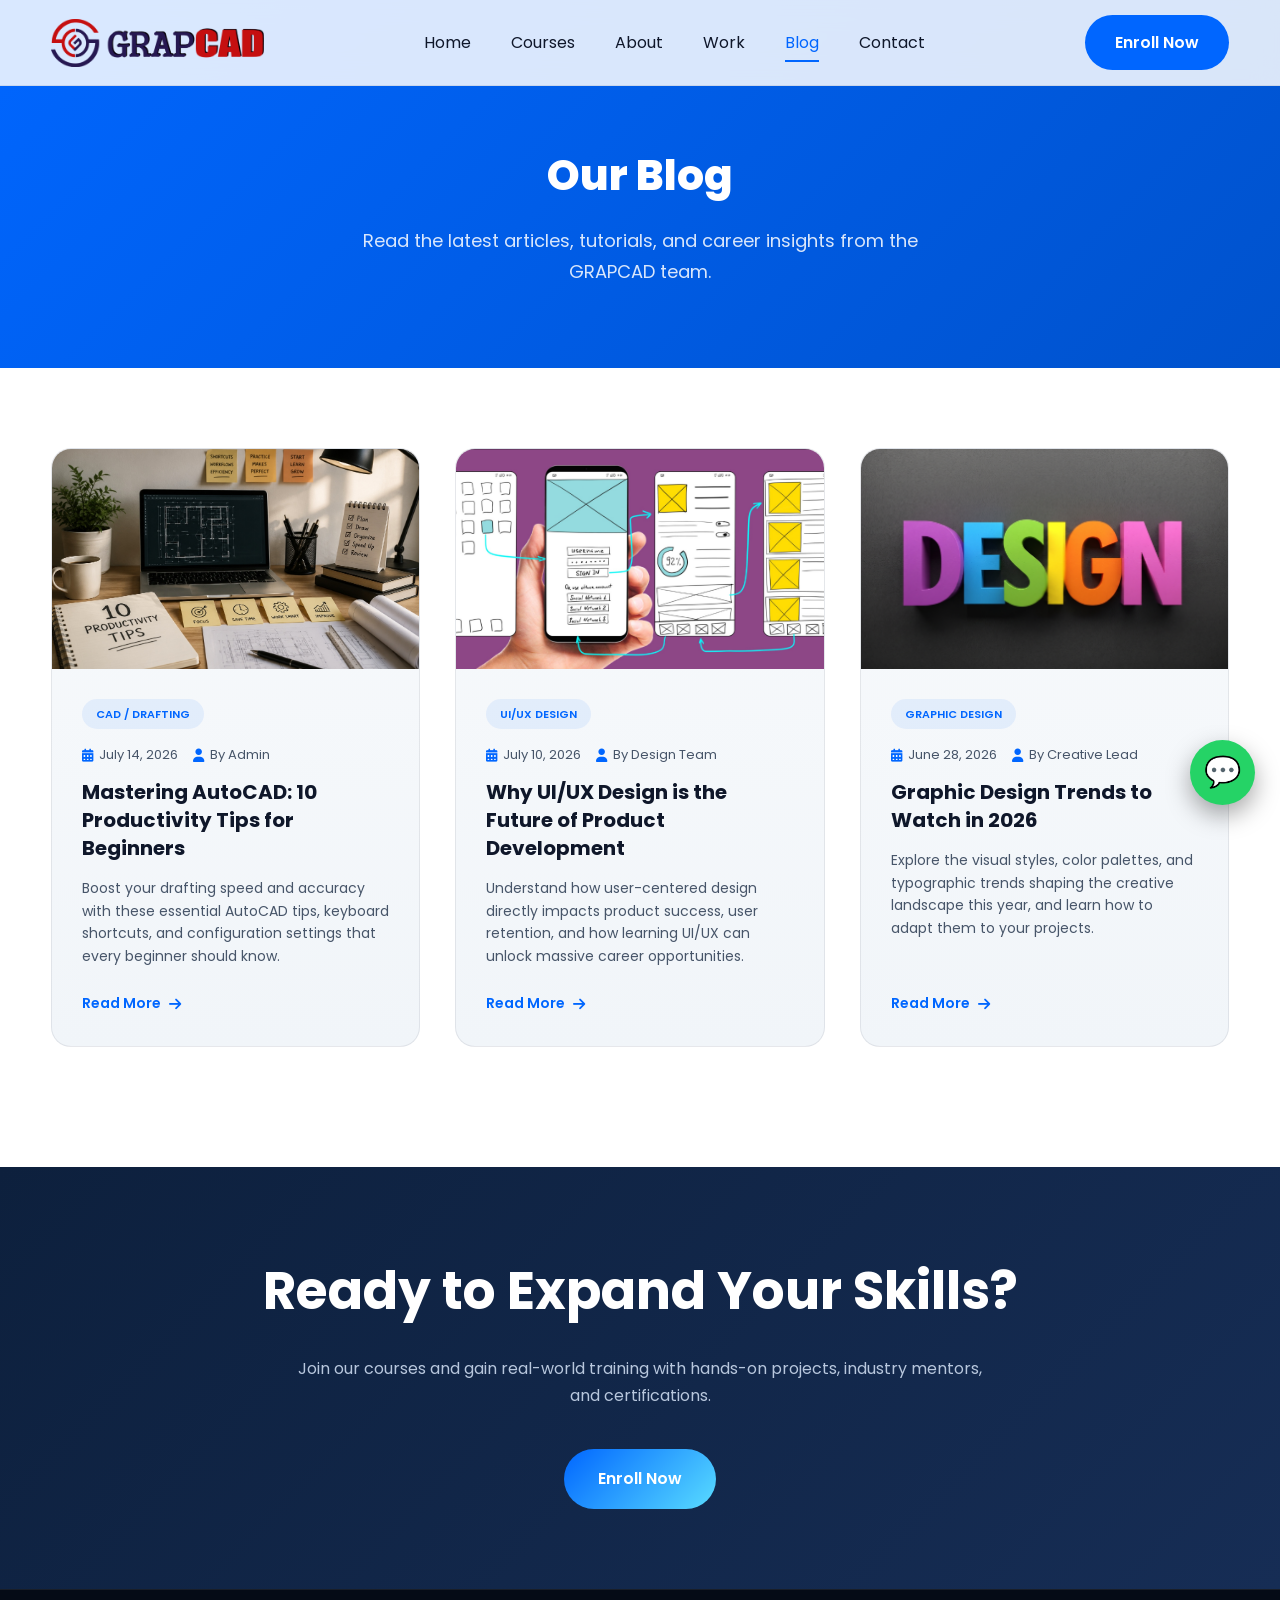
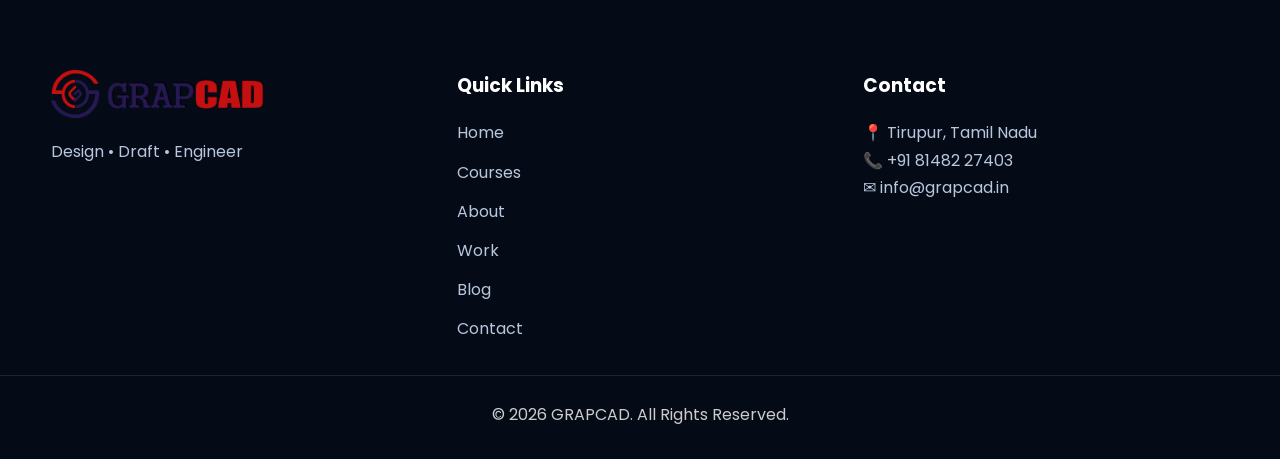
<file: blog.html>
<!DOCTYPE html>
<html lang="en">

<head>

    <meta charset="UTF-8">
    <meta name="viewport" content="width=device-width, initial-scale=1.0">
    <link rel="icon" type="image/png" href="images/favicon.png">

    <title>Blog | GRAPCAD</title>

    <link rel="stylesheet" href="css/styles.css">

    <link rel="preconnect" href="https://fonts.googleapis.com">
    <link rel="preconnect" href="https://fonts.gstatic.com" crossorigin>
    <link href="https://fonts.googleapis.com/css2?family=Poppins:wght@300;400;500;600;700;800&display=swap" rel="stylesheet">

    <link rel="stylesheet" href="https://cdnjs.cloudflare.com/ajax/libs/font-awesome/6.5.2/css/all.min.css">

</head>

<body>

    <!-- =========================
       HEADER
    ========================= -->
    <header class="header">

        <div class="container nav-container">

            <a href="index.html" class="logo">
                <img src="images/logo.png" alt="GRAPCAD Logo">
            </a>

            <nav>

                <ul class="nav-links">

                    <li><a href="index.html">Home</a></li>

                    <li><a href="courses.html">Courses</a></li>

                    <li><a href="about.html">About</a></li>

                    <li><a href="work.html">Work</a></li>

                    <li><a href="blog.html" class="active">Blog</a></li>

                    <li><a href="contact.html">Contact</a></li>

                </ul>

            </nav>

            <a href="contact.html" class="nav-btn">
                Enroll Now
            </a>

        </div>

    </header>

    <!-- =========================
       BLOG HERO
    ========================= -->
    <section class="page-hero">

        <div class="container">

            <h1>Our Blog</h1>

            <p>
                Read the latest articles, tutorials, and career insights from the GRAPCAD team.
            </p>

        </div>

    </section>

    <!-- =========================
       BLOG SECTION
    ========================= -->
    <section class="blog">

        <div class="container">

            <div class="blog-grid">

                <!-- Post 1 -->
                <article class="blog-card">
                    <div class="blog-card-img">
                        <img src="images/autocad-tips.jpg" alt="AutoCAD Productivity Tips">
                    </div>
                    <div class="blog-card-content">
                        <span class="blog-badge">CAD / Drafting</span>
                        <div class="blog-meta">
                            <span><i class="fas fa-calendar-alt"></i> July 14, 2026</span>
                            <span><i class="fas fa-user"></i> By Admin</span>
                        </div>
                        <h3><a href="blog-post-autocad.html">Mastering AutoCAD: 10 Productivity Tips for Beginners</a></h3>
                        <p>
                            Boost your drafting speed and accuracy with these essential AutoCAD tips, keyboard shortcuts, and configuration settings that every beginner should know.
                        </p>
                        <a href="blog-post-autocad.html" class="blog-readmore">Read More <i class="fas fa-arrow-right"></i></a>
                    </div>
                </article>

                <!-- Post 2 -->
                <article class="blog-card">
                    <div class="blog-card-img">
                        <img src="images/uiux-wireframe.png" alt="Why UI/UX Design is the Future">
                    </div>
                    <div class="blog-card-content">
                        <span class="blog-badge">UI/UX Design</span>
                        <div class="blog-meta">
                            <span><i class="fas fa-calendar-alt"></i> July 10, 2026</span>
                            <span><i class="fas fa-user"></i> By Design Team</span>
                        </div>
                        <h3><a href="blog-post-uiux.html">Why UI/UX Design is the Future of Product Development</a></h3>
                        <p>
                            Understand how user-centered design directly impacts product success, user retention, and how learning UI/UX can unlock massive career opportunities.
                        </p>
                        <a href="blog-post-uiux.html" class="blog-readmore">Read More <i class="fas fa-arrow-right"></i></a>
                    </div>
                </article>

                <!-- Post 3 -->
                <article class="blog-card">
                    <div class="blog-card-img">
                        <img src="images/graphic-design-trends.png" alt="Graphic Design Trends to Watch">
                    </div>
                    <div class="blog-card-content">
                        <span class="blog-badge">Graphic Design</span>
                        <div class="blog-meta">
                            <span><i class="fas fa-calendar-alt"></i> June 28, 2026</span>
                            <span><i class="fas fa-user"></i> By Creative Lead</span>
                        </div>
                        <h3><a href="blog-post-graphicdesign.html">Graphic Design Trends to Watch in 2026</a></h3>
                        <p>
                            Explore the visual styles, color palettes, and typographic trends shaping the creative landscape this year, and learn how to adapt them to your projects.
                        </p>
                        <a href="blog-post-graphicdesign.html" class="blog-readmore">Read More <i class="fas fa-arrow-right"></i></a>
                    </div>
                </article>

            </div>

        </div>

    </section>

    <!-- =========================
       CALL TO ACTION
    ========================= -->
    <section class="cta">

        <div class="cta-content">

            <h2>Ready to Expand Your Skills?</h2>

            <p>
                Join our courses and gain real-world training with hands-on projects, industry mentors, and certifications.
            </p>

            <a href="contact.html" class="primary-btn">
                Enroll Now
            </a>

        </div>

    </section>

    <!-- =========================
       FOOTER
    ========================= -->
    <footer class="footer">

        <div class="container footer-grid">

            <div>

                <a href="index.html" class="logo" style="margin-bottom: 20px;">
                    <img src="images/logo.png" alt="GRAPCAD Logo">
                </a>

                <p>
                    Design • Draft • Engineer
                </p>

            </div>

            <div>

                <h3>Quick Links</h3>

                <ul>

                    <li><a href="index.html">Home</a></li>

                    <li><a href="courses.html">Courses</a></li>

                    <li><a href="about.html">About</a></li>

                    <li><a href="work.html">Work</a></li>

                    <li><a href="blog.html" class="active">Blog</a></li>

                    <li><a href="contact.html">Contact</a></li>

                </ul>

            </div>

            <div>

                <h3>Contact</h3>

                <p>📍 Tirupur, Tamil Nadu</p>

                <p>📞 +91 81482 27403</p>

                <p>✉ info@grapcad.in</p>

            </div>

        </div>

        <div class="copyright">

            © 2026 GRAPCAD. All Rights Reserved.

        </div>

    </footer>

    <!-- Floating WhatsApp -->
    <a href="https://wa.me/918148227403" class="whatsapp" target="_blank">
        💬
    </a>

    <!-- Back To Top with Circular Progress -->
    <div id="topBtn" class="progress-wrap">
        <svg class="progress-circle" width="100%" height="100%" viewBox="-1 -1 102 102">
            <path class="bg-circle" d="M50,1 a49,49 0 0,1 0,98 a49,49 0 0,1 0,-98" />
            <path class="progress-path" d="M50,1 a49,49 0 0,1 0,98 a49,49 0 0,1 0,-98" />
        </svg>
    </div>

    <script src="js/script.js"></script>

</body>

</html>
</file>
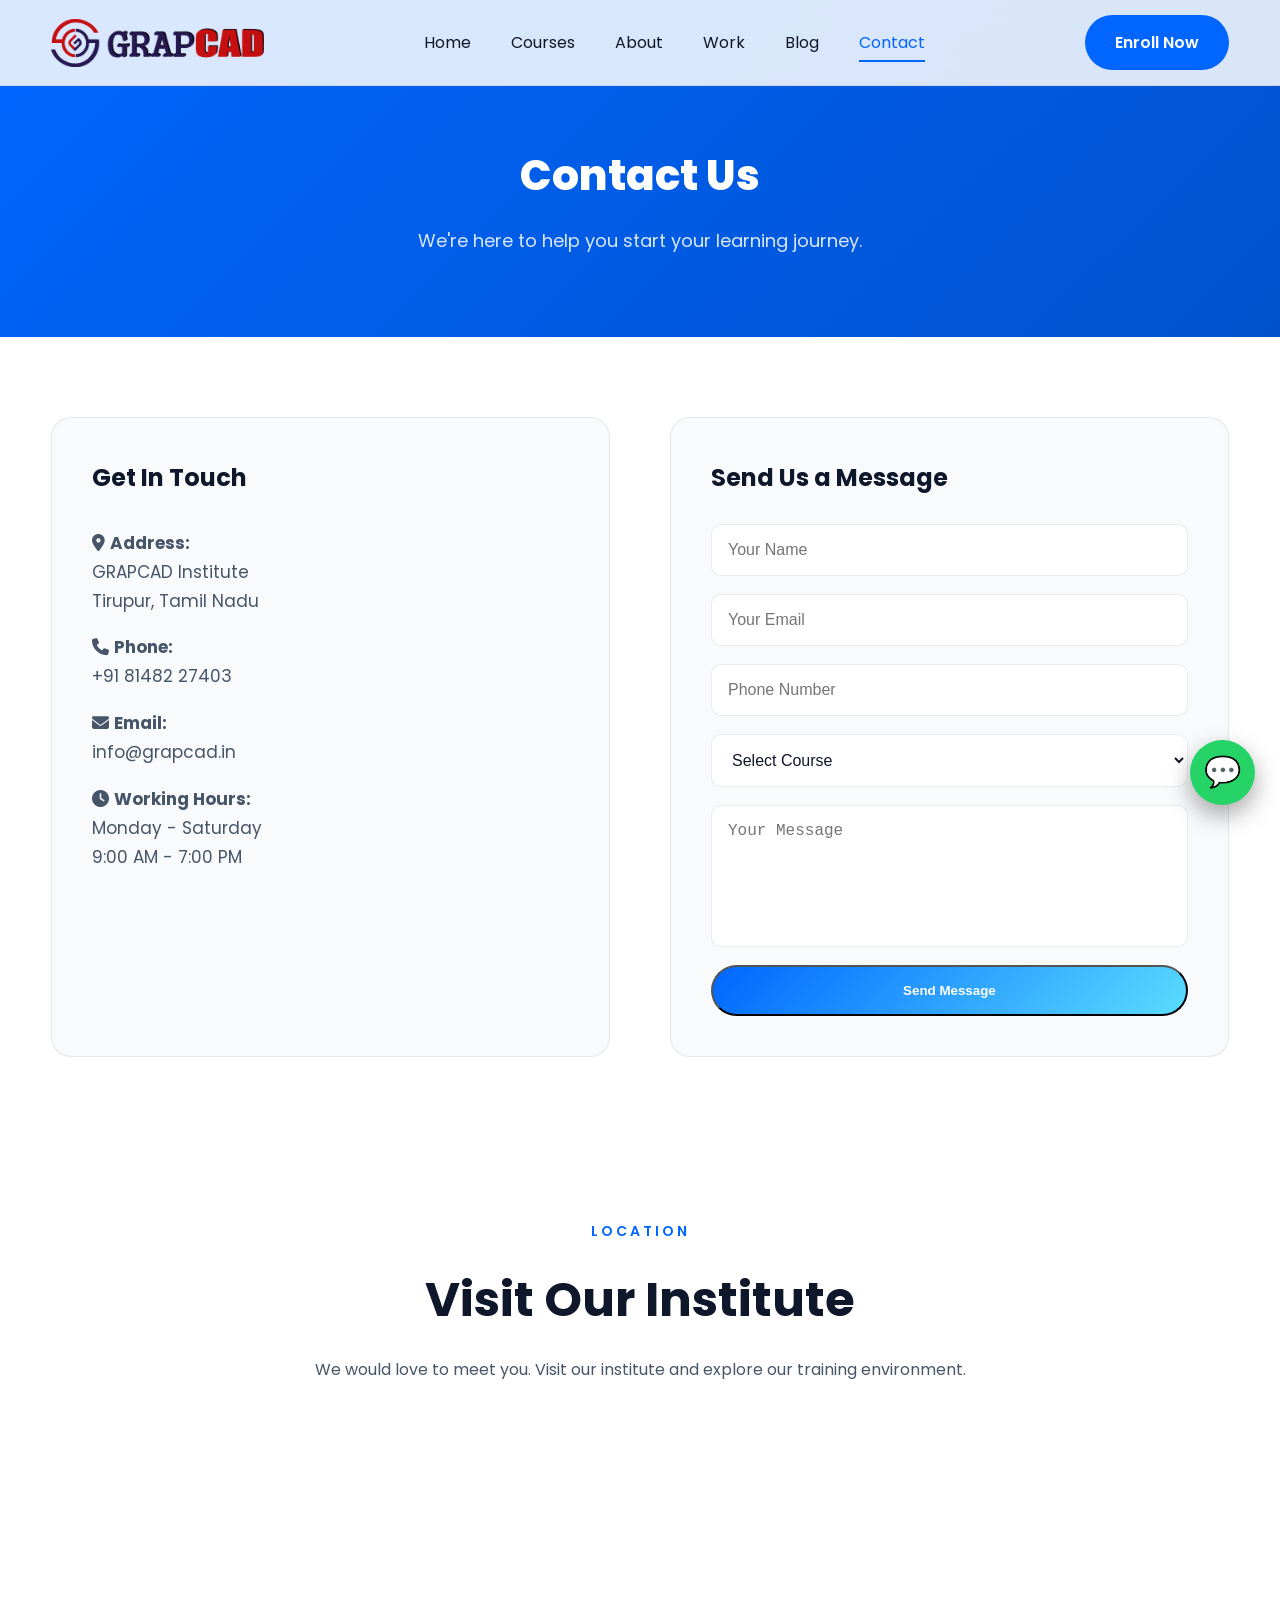
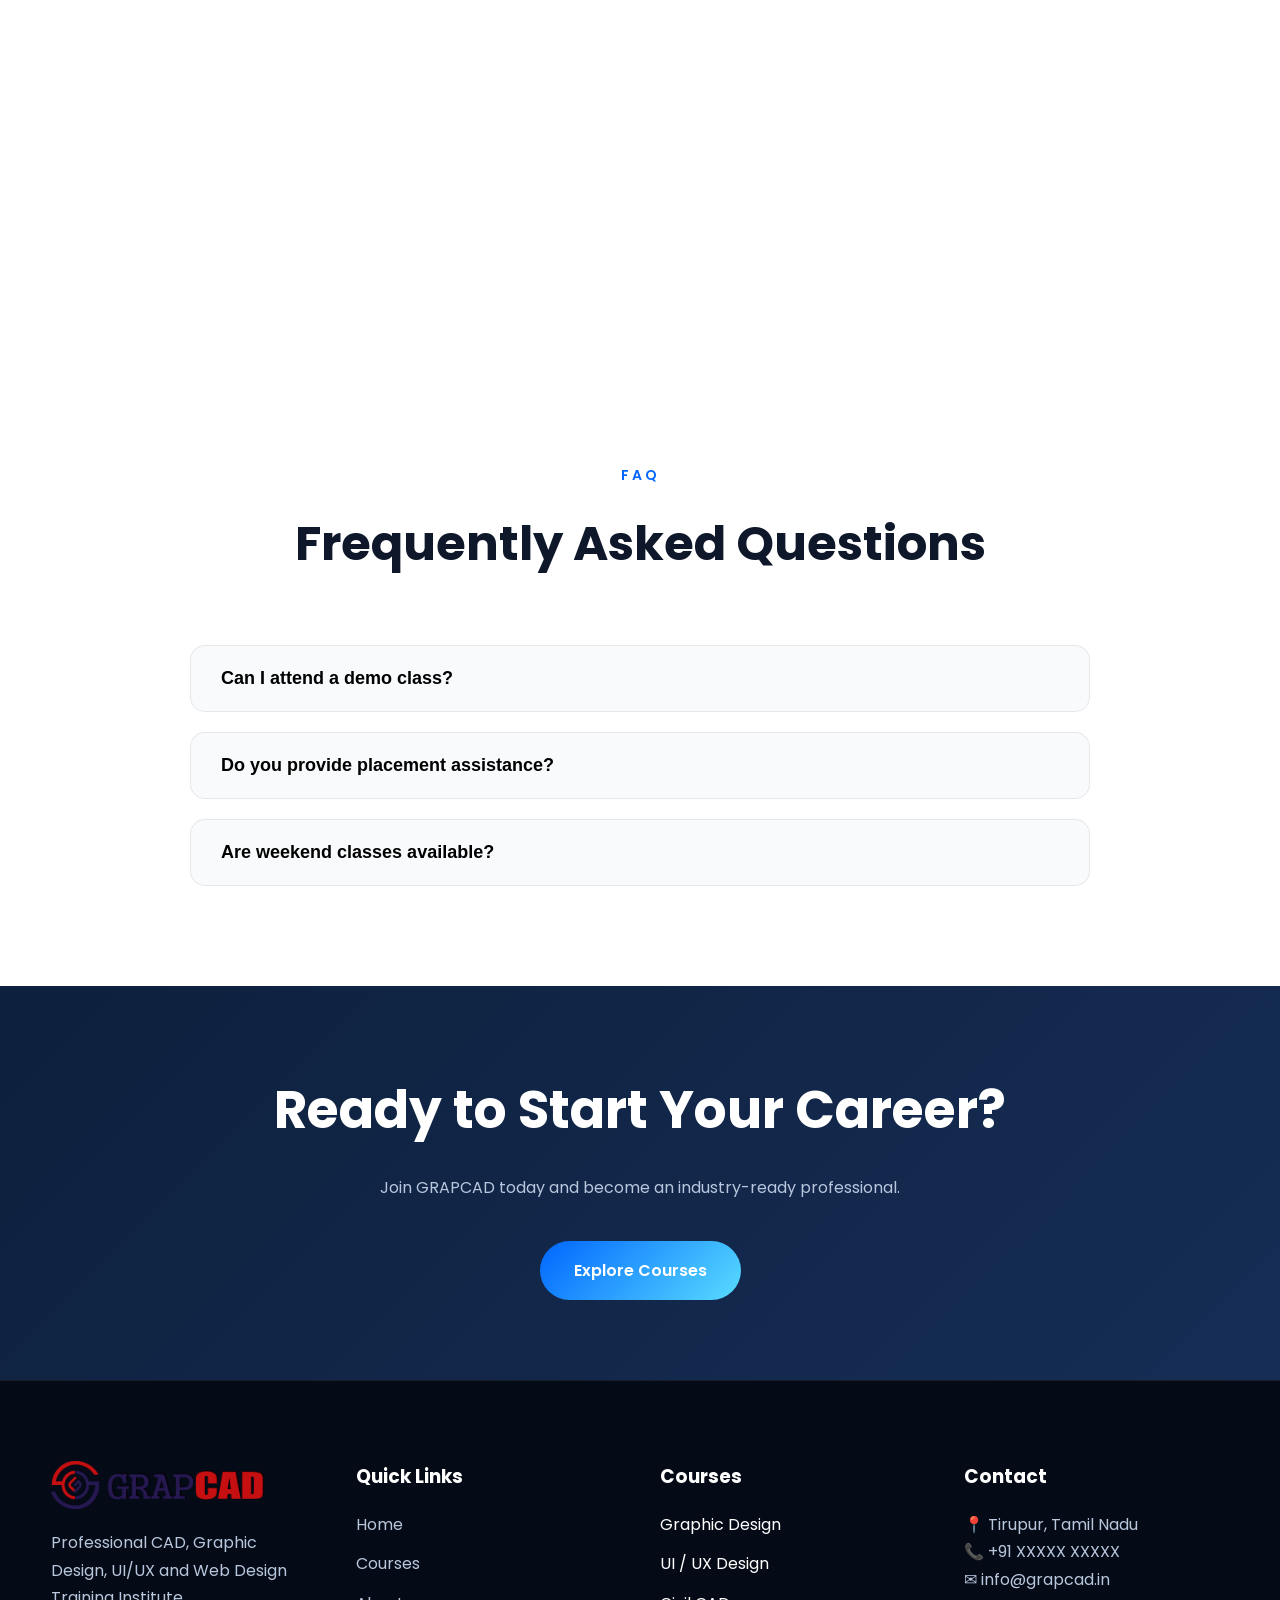
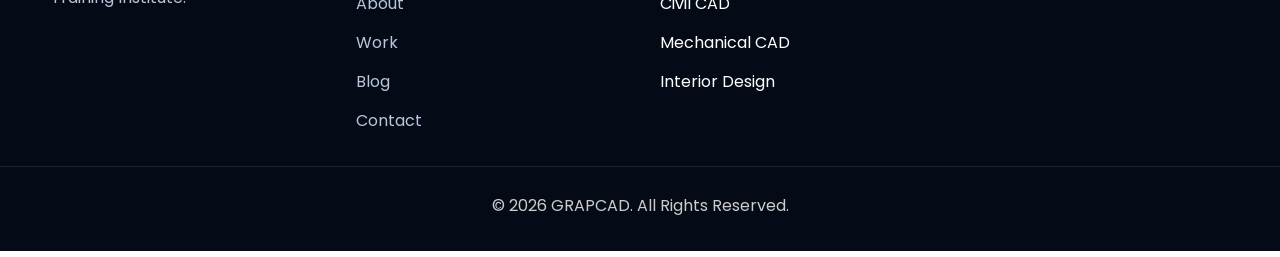
<file: contact.html>
<!DOCTYPE html>
<html lang="en">

<head>

<meta charset="UTF-8">

<meta name="viewport" content="width=device-width, initial-scale=1.0">
<link rel="icon" type="image/png" href="images/favicon.png">

<title>Contact Us | GRAPCAD</title>


<link rel="preconnect" href="https://fonts.googleapis.com">

<link rel="preconnect" href="https://fonts.gstatic.com" crossorigin>

<link href="https://fonts.googleapis.com/css2?family=Poppins:wght@300;400;500;600;700;800&display=swap" rel="stylesheet">

<link rel="stylesheet"
href="https://cdnjs.cloudflare.com/ajax/libs/font-awesome/6.5.2/css/all.min.css">

<link rel="stylesheet" href="css/styles.css">

</head>

<body>

<header class="header">

    <div class="container nav-container">

        <a href="index.html" class="logo">
            <img src="images/logo.png" alt="GRAPCAD Logo">
        </a>

        <nav>

            <ul class="nav-links">

                <li><a href="index.html">Home</a></li>

                <li><a href="courses.html">Courses</a></li>

                <li><a href="about.html">About</a></li>

                <li><a href="work.html">Work</a></li>

                <li><a href="blog.html">Blog</a></li>

                <li><a href="contact.html" class="active">Contact</a></li>

            </ul>

        </nav>

        <a href="contact.html" class="nav-btn">
            Enroll Now
        </a>

    </div>

</header>

<!-- HERO -->

<section class="page-hero">

<div class="container">

<h1>Contact Us</h1>

<p>

We're here to help you start your learning journey.

</p>

</div>

</section>

<!-- CONTACT -->

<section class="contact">

<div class="container contact-container">

<div class="contact-info">

<h2>Get In Touch</h2>

<p>

<i class="fas fa-location-dot"></i>

<strong>Address:</strong><br>

GRAPCAD Institute<br>

Tirupur, Tamil Nadu

</p>

<p>

<i class="fas fa-phone"></i>

<strong>Phone:</strong><br>

+91 81482 27403

</p>

<p>

<i class="fas fa-envelope"></i>

<strong>Email:</strong><br>

info@grapcad.in

</p>

<p>

<i class="fas fa-clock"></i>

<strong>Working Hours:</strong><br>

Monday - Saturday<br>

9:00 AM - 7:00 PM

</p>

</div>

<div class="contact-form">

<h2>Send Us a Message</h2>

<form
    action="https://script.google.com/macros/s/AKfycbzXqS6QoagyPunbGxWveLSRZRLos2Wm38lOBFY4UmEUZd6zWOF9YqiZcHE6Sr_kAeMw/exec"
    method="POST">

    <input
        type="text"
        name="name"
        placeholder="Your Name"
        required>

    <input
        type="email"
        name="email"
        placeholder="Your Email"
        required>

    <input
        type="tel"
        name="phone"
        placeholder="Phone Number"
        required>

    <select name="course" required>

        <option value="">Select Course</option>

        <option value="Graphic Design">Graphic Design</option>

        <option value="UI/UX Design">UI/UX Design</option>

        <option value="Web Design">Web Design</option>

        <option value="Civil CAD">Civil CAD</option>

        <option value="Mechanical CAD">Mechanical CAD</option>

        <option value="Interior Design">Interior Design</option>

        <option value="Pattern CAD">Pattern CAD</option>

    </select>

    <textarea
        name="message"
        rows="6"
        placeholder="Your Message"
        required></textarea>

    <button
        type="submit"
        class="primary-btn">

        Send Message

    </button>

</form>

</div>

</div>

</section>
<!-- =========================
        GOOGLE MAP
========================= -->

<section class="map-section">

  <div class="container">

      <div class="section-heading">

          <span>LOCATION</span>

          <h2>Visit Our Institute</h2>

          <p>
              We would love to meet you. Visit our institute and explore our training environment.
          </p>

      </div>

      <iframe
          src="https://www.google.com/maps/embed?pb=!1m18!1m12!1m3!1d4220.9009152028575!2d77.33868819999999!3d11.1105064!2m3!1f0!2f0!3f0!3m2!1i1024!2i768!4f13.1!3m3!1m2!1s0x3ba907cd3ace2799%3A0xf047a694b67c90e1!2sGrap%20cad%20tirupur!5e1!3m2!1sen!2sin!4v1783943161262!5m2!1sen!2sin"
          width="100%"
          height="450"
          style="border:0; border-radius:20px;"
          allowfullscreen=""
          loading="lazy"
          referrerpolicy="strict-origin-when-cross-origin">
      </iframe>

  </div>

</section>

<!-- =========================
      FAQ
========================= -->

<section class="faq">

  <div class="container">

      <div class="section-heading">

          <span>FAQ</span>

          <h2>Frequently Asked Questions</h2>

      </div>

      <div class="faq-container">

          <div class="faq-item">

              <button class="faq-question">

                  Can I attend a demo class?

              </button>

              <div class="faq-answer">

                  <p>
                      Yes. We provide a free demo class before enrollment.
                  </p>

              </div>

          </div>

          <div class="faq-item">

              <button class="faq-question">

                  Do you provide placement assistance?

              </button>

              <div class="faq-answer">

                  <p>
                      Yes. We help students with resumes, interview preparation,
                      and placement guidance.
                  </p>

              </div>

          </div>

          <div class="faq-item">

              <button class="faq-question">

                  Are weekend classes available?

              </button>

              <div class="faq-answer">

                  <p>
                      Yes. Weekend batches are available for working professionals and students.
                  </p>

              </div>

          </div>

      </div>

  </div>

</section>

<!-- =========================
      CALL TO ACTION
========================= -->

<section class="cta">

  <div class="container">

      <h2>Ready to Start Your Career?</h2>

      <p>

          Join GRAPCAD today and become an industry-ready professional.

      </p>

      <a href="courses.html" class="primary-btn">

          Explore Courses

      </a>

  </div>

</section>

<!-- =========================
      FOOTER
========================= -->

<footer class="footer">

  <div class="container footer-grid">

      <div>

          <a href="index.html" class="logo" style="margin-bottom: 20px;">
              <img src="images/logo.png" alt="GRAPCAD Logo">
          </a>

          <p>

              Professional CAD, Graphic Design, UI/UX and Web Design Training Institute.

          </p>

      </div>

      <div>

          <h3>Quick Links</h3>

          <ul>

              <li><a href="index.html">Home</a></li>

              <li><a href="courses.html">Courses</a></li>

              <li><a href="about.html">About</a></li>

              <li><a href="work.html">Work</a></li>

              <li><a href="blog.html">Blog</a></li>

              <li><a href="contact.html">Contact</a></li>

          </ul>

      </div>

      <div>

          <h3>Courses</h3>

          <ul>

              <li>Graphic Design</li>

              <li>UI / UX Design</li>

              <li>Civil CAD</li>

              <li>Mechanical CAD</li>

              <li>Interior Design</li>

          </ul>

      </div>

      <div>

          <h3>Contact</h3>

          <p>📍 Tirupur, Tamil Nadu</p>

          <p>📞 +91 XXXXX XXXXX</p>

          <p>✉ info@grapcad.in</p>

      </div>

  </div>

  <div class="copyright">

      © 2026 GRAPCAD. All Rights Reserved.

  </div>

</footer>

<!-- Floating WhatsApp -->
<a href="https://wa.me/918148227403" class="whatsapp" target="_blank">
  💬
</a>

<!-- Back To Top with Circular Progress -->
<div id="topBtn" class="progress-wrap">
  <svg class="progress-circle" width="100%" height="100%" viewBox="-1 -1 102 102">
    <path class="bg-circle" d="M50,1 a49,49 0 0,1 0,98 a49,49 0 0,1 0,-98" />
    <path class="progress-path" d="M50,1 a49,49 0 0,1 0,98 a49,49 0 0,1 0,-98" />
  </svg>
</div>

<script src="js/script.js"></script>

</body>
</html>
</file>
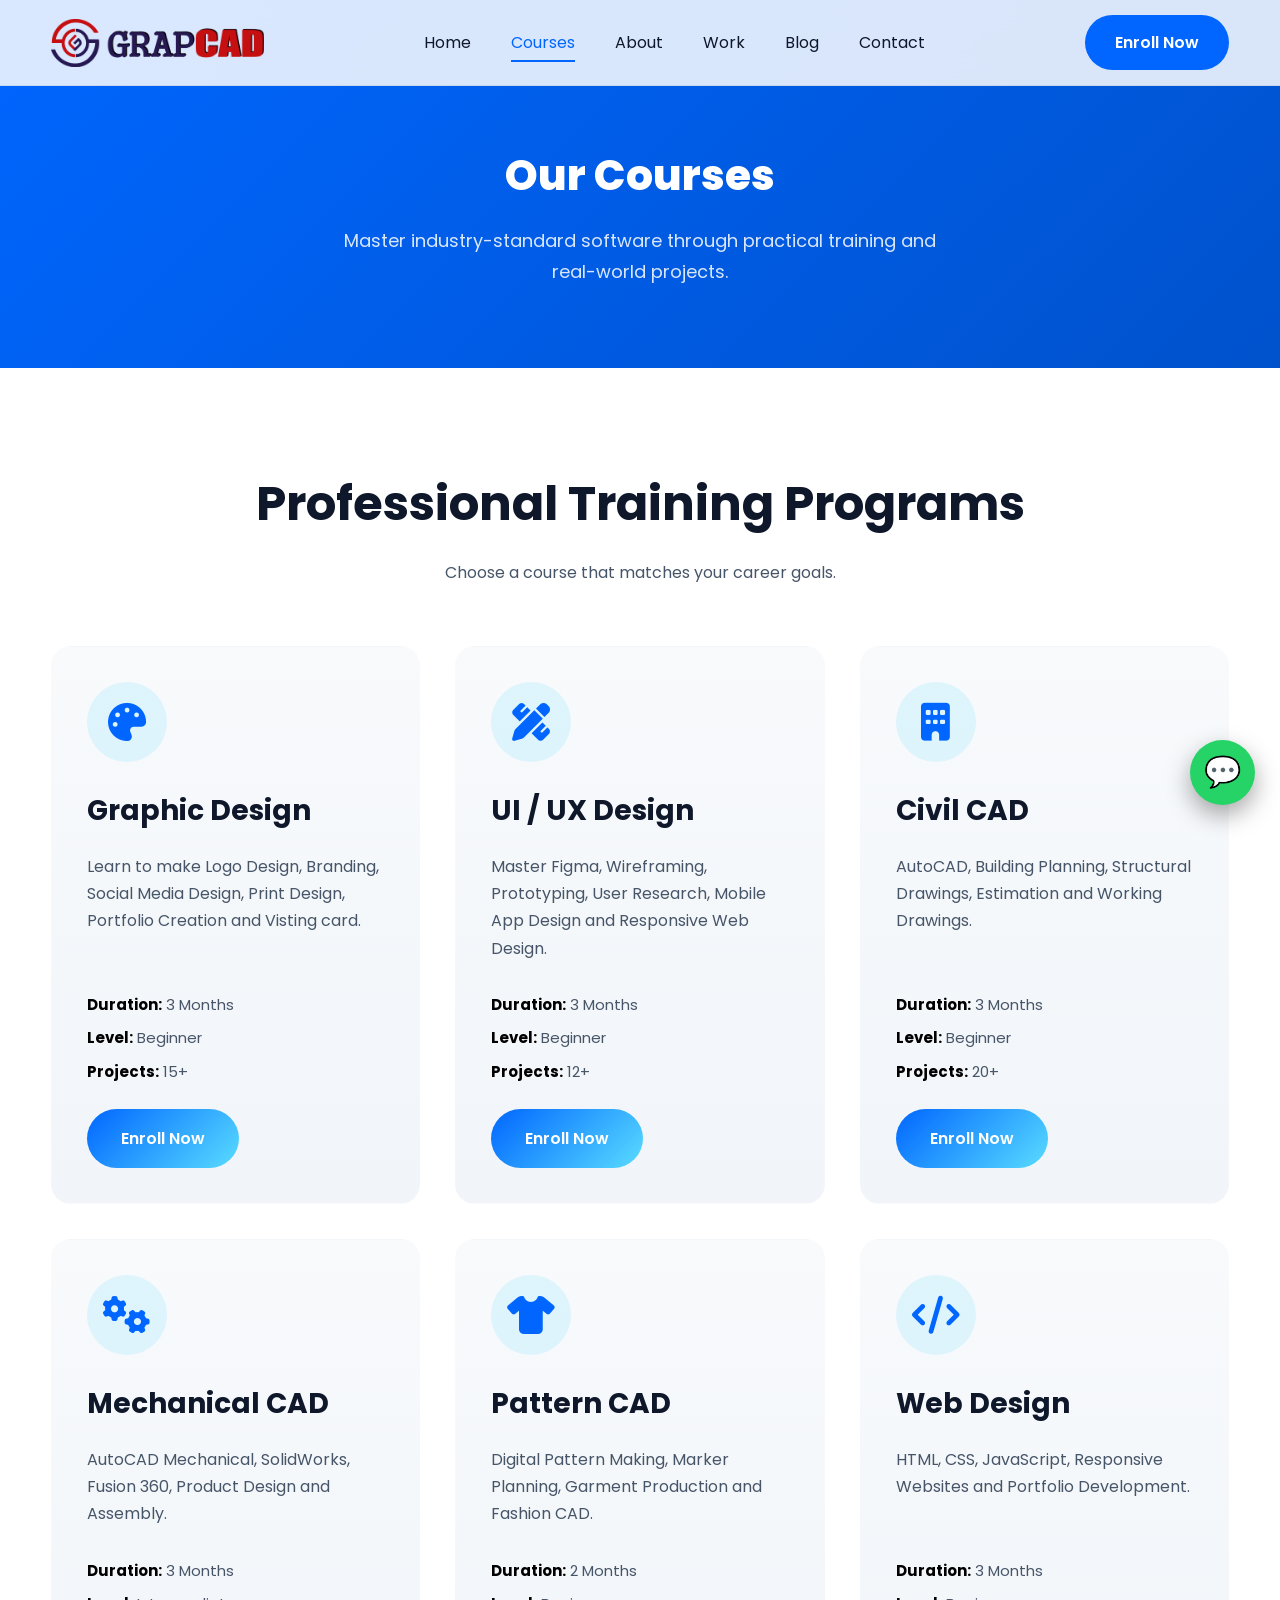
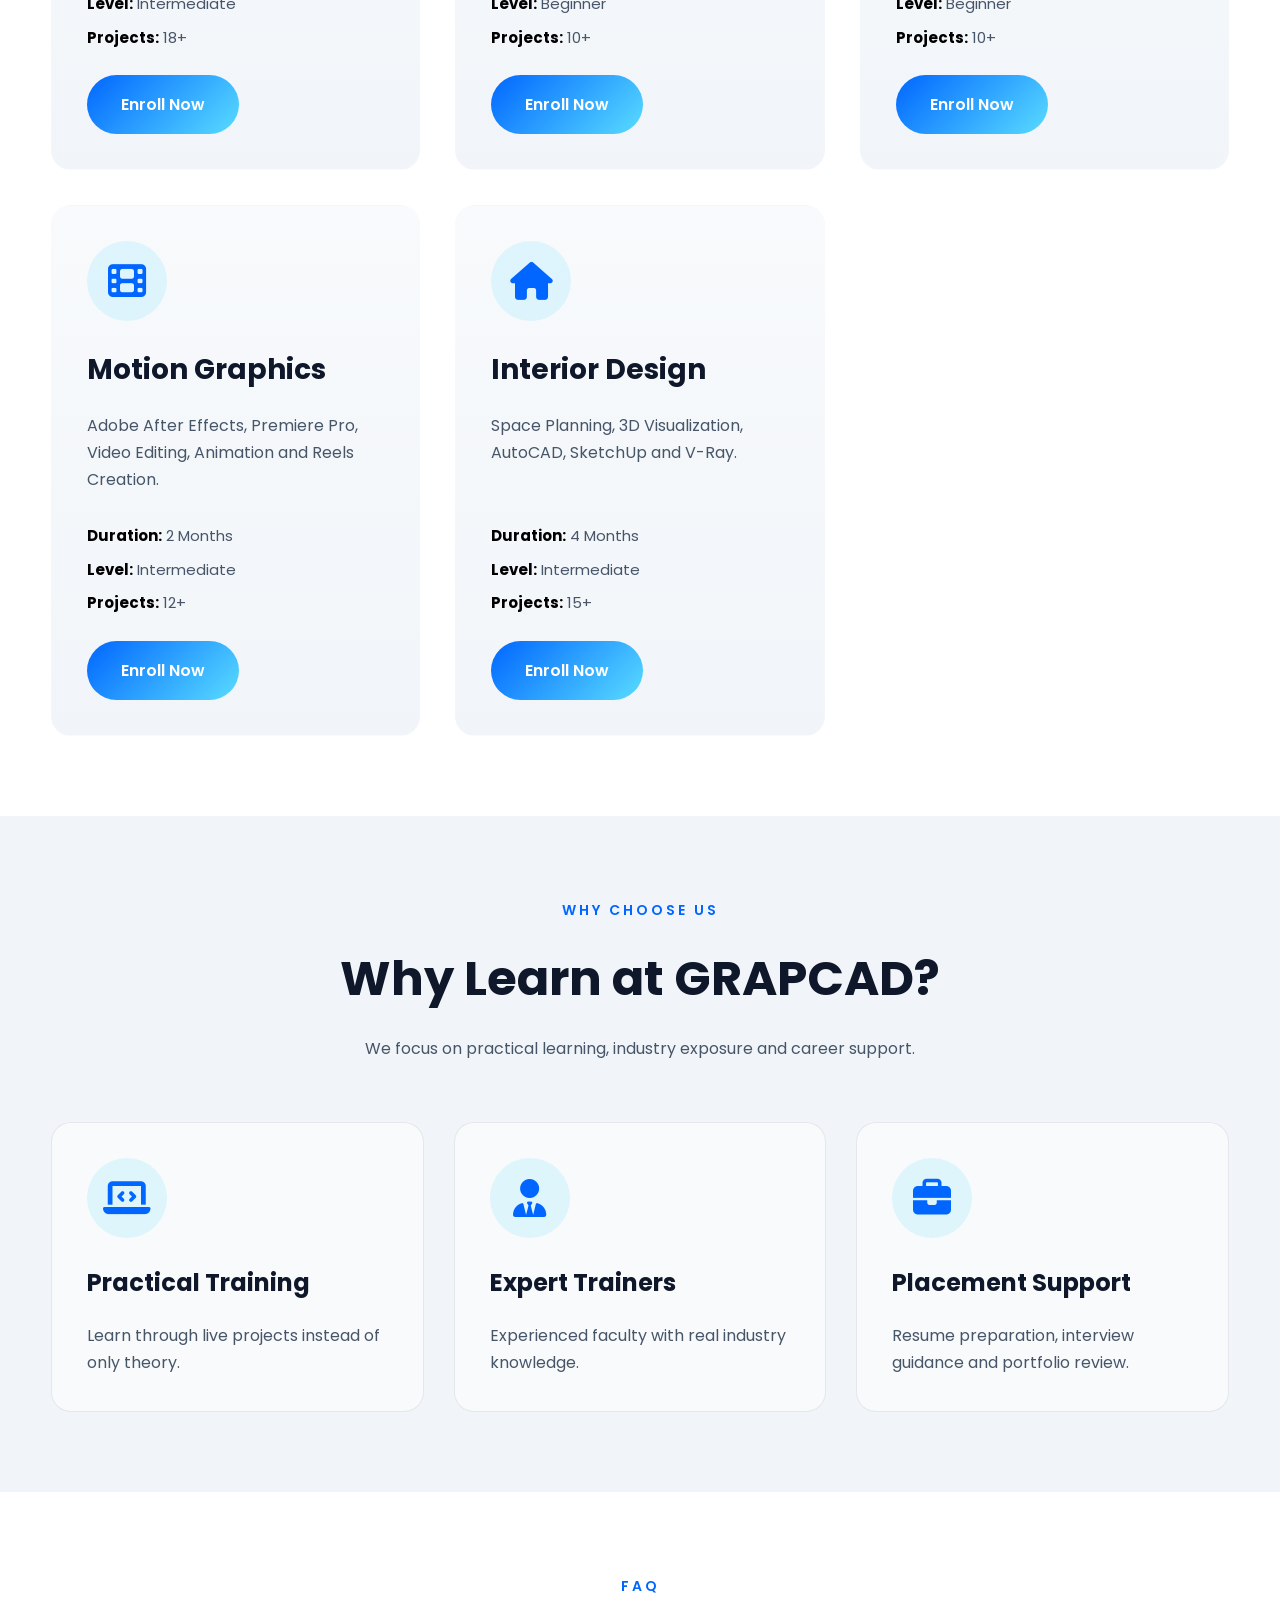
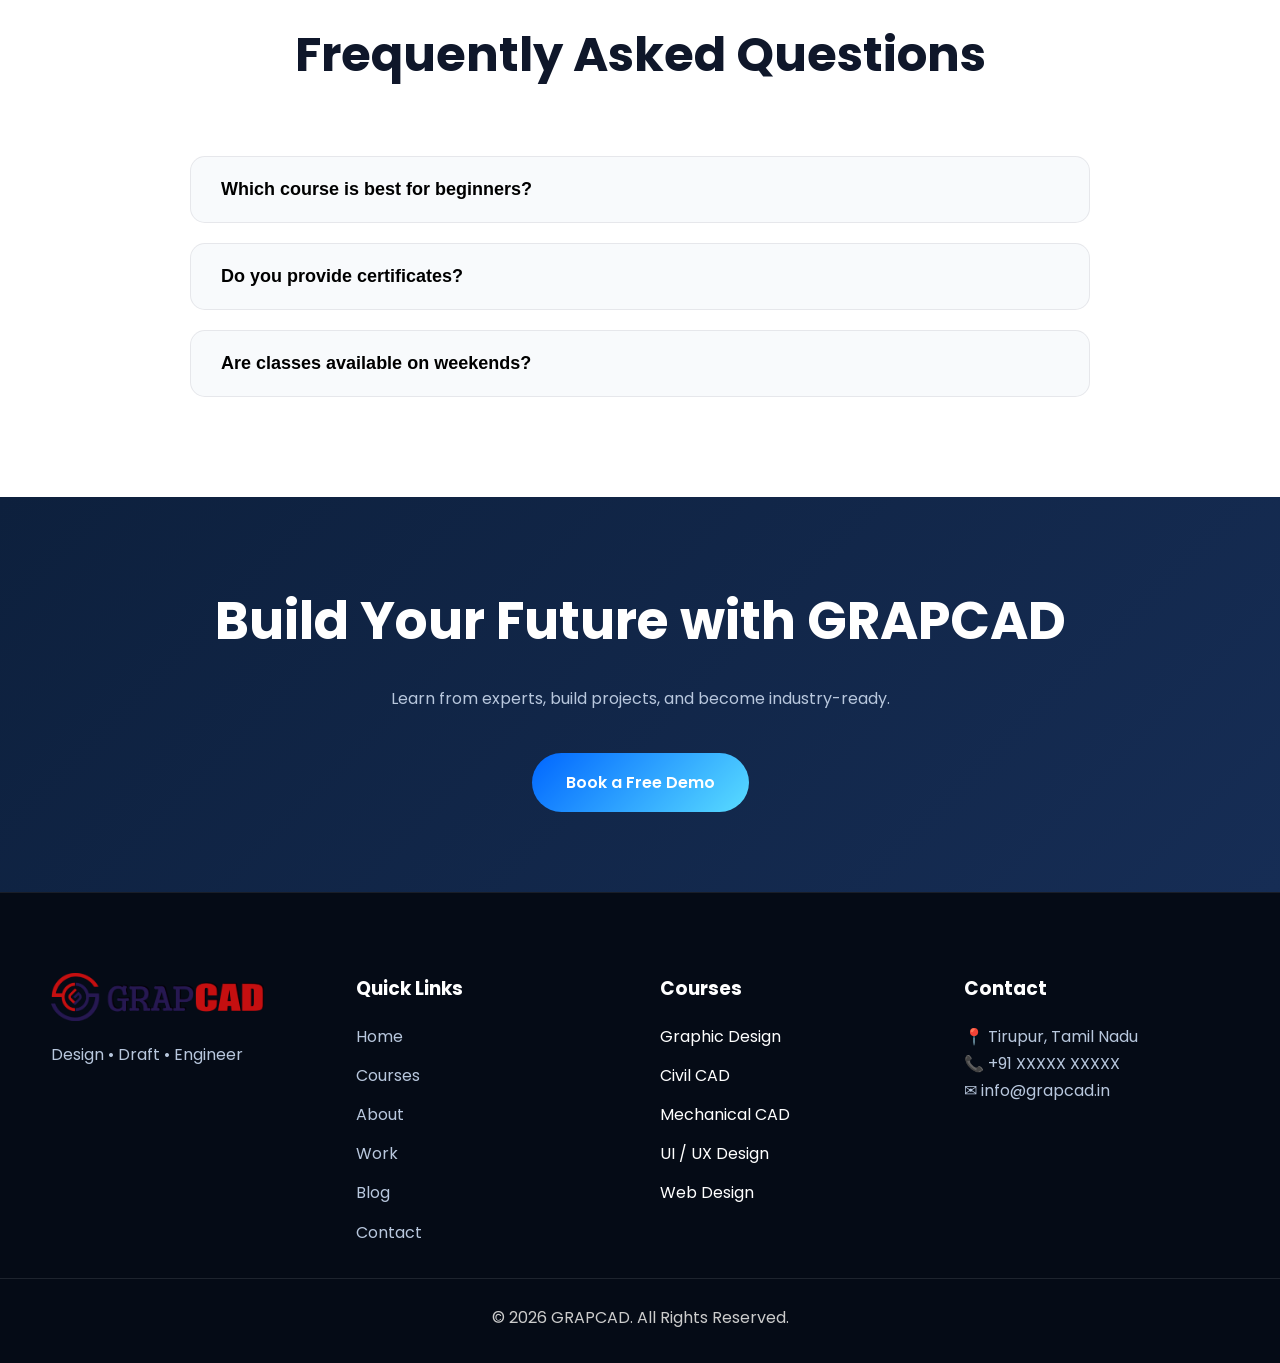
<file: courses.html>
<!DOCTYPE html>
<html lang="en">

<head>

    <meta charset="UTF-8">

    <meta name="viewport" content="width=device-width, initial-scale=1.0">
    <link rel="icon" type="image/png" href="images/favicon.png">

    <title>Courses | GRAPCAD</title>


    <link rel="preconnect" href="https://fonts.googleapis.com">

    <link rel="preconnect" href="https://fonts.gstatic.com" crossorigin>

    <link href="https://fonts.googleapis.com/css2?family=Poppins:wght@300;400;500;600;700;800&display=swap"
        rel="stylesheet">

    <link rel="stylesheet" href="https://cdnjs.cloudflare.com/ajax/libs/font-awesome/6.5.2/css/all.min.css">

    <link rel="stylesheet" href="css/styles.css">

</head>

<body>

    <header class="header">

        <div class="container nav-container">

            <a href="index.html" class="logo">
                <img src="images/logo.png" alt="GRAPCAD Logo">
            </a>

            <nav>

                <ul class="nav-links">

                    <li><a href="index.html">Home</a></li>

                    <li><a href="courses.html" class="active">Courses</a></li>

                    <li><a href="about.html">About</a></li>

                    <li><a href="work.html">Work</a></li>

                    <li><a href="blog.html">Blog</a></li>

                    <li><a href="contact.html">Contact</a></li>

                </ul>

            </nav>

            <a href="contact.html" class="nav-btn">
                Enroll Now
            </a>

        </div>

    </header>

    <!-- HERO -->

    <section class="page-hero">

        <div class="container">

            <h1>Our Courses</h1>

            <p>

                Master industry-standard software through practical training and
                real-world projects.

            </p>

        </div>

    </section>

    <!-- COURSE GRID -->

    <section class="courses-page">

        <div class="container">

            <div class="section-heading">

                <h2>Professional Training Programs</h2>

                <p>

                    Choose a course that matches your career goals.

                </p>

            </div>

            <div class="course-grid">
            <!-- Graphic Design -->

            <div class="course-card">

                <div class="course-icon">

                    <i class="fas fa-palette"></i>

                </div>

                <h3>Graphic Design</h3>

                <p>

                    Learn to make Logo Design, Branding, Social Media Design,
                    Print Design, Portfolio Creation and Visting card.

                </p>

                <ul class="course-details">

                    <li><strong>Duration:</strong> 3 Months</li>

                    <li><strong>Level:</strong> Beginner</li>

                    <li><strong>Projects:</strong> 15+</li>

                </ul>

                <a href="contact.html" class="primary-btn">

                    Enroll Now

                </a>

            </div>


            <!-- UI UX -->

            <div class="course-card">

                <div class="course-icon">

                    <i class="fas fa-pen-ruler"></i>

                </div>

                <h3>UI / UX Design</h3>

                <p>

                    Master Figma, Wireframing, Prototyping,
                    User Research, Mobile App Design
                    and Responsive Web Design.

                </p>

                <ul class="course-details">

                    <li><strong>Duration:</strong> 3 Months</li>

                    <li><strong>Level:</strong> Beginner</li>

                    <li><strong>Projects:</strong> 12+</li>

                </ul>

                <a href="contact.html" class="primary-btn">

                    Enroll Now

                </a>

            </div>


            <!-- Civil CAD -->

            <div class="course-card">

                <div class="course-icon">

                    <i class="fas fa-building"></i>

                </div>

                <h3>Civil CAD</h3>

                <p>

                    AutoCAD, Building Planning,
                    Structural Drawings,
                    Estimation and Working Drawings.

                </p>

                <ul class="course-details">

                    <li><strong>Duration:</strong> 3 Months</li>

                    <li><strong>Level:</strong> Beginner</li>

                    <li><strong>Projects:</strong> 20+</li>

                </ul>

                <a href="contact.html" class="primary-btn">

                    Enroll Now

                </a>

            </div>


            <!-- Mechanical CAD -->

            <div class="course-card">

                <div class="course-icon">

                    <i class="fas fa-gears"></i>

                </div>

                <h3>Mechanical CAD</h3>

                <p>

                    AutoCAD Mechanical,
                    SolidWorks,
                    Fusion 360,
                    Product Design and Assembly.

                </p>

                <ul class="course-details">

                    <li><strong>Duration:</strong> 3 Months</li>

                    <li><strong>Level:</strong> Intermediate</li>

                    <li><strong>Projects:</strong> 18+</li>

                </ul>

                <a href="contact.html" class="primary-btn">

                    Enroll Now

                </a>

            </div>


            <!-- Pattern CAD -->

            <div class="course-card">

                <div class="course-icon">

                    <i class="fas fa-shirt"></i>

                </div>

                <h3>Pattern CAD</h3>

                <p>

                    Digital Pattern Making,
                    Marker Planning,
                    Garment Production
                    and Fashion CAD.

                </p>

                <ul class="course-details">

                    <li><strong>Duration:</strong> 2 Months</li>

                    <li><strong>Level:</strong> Beginner</li>

                    <li><strong>Projects:</strong> 10+</li>

                </ul>

                <a href="contact.html" class="primary-btn">

                    Enroll Now

                </a>

            </div>


            <!-- Web Design -->

            <div class="course-card">

                <div class="course-icon">

                    <i class="fas fa-code"></i>

                </div>

                <h3>Web Design</h3>

                <p>

                    HTML,
                    CSS,
                    JavaScript,
                    Responsive Websites
                    and Portfolio Development.

                </p>

                <ul class="course-details">

                    <li><strong>Duration:</strong> 3 Months</li>

                    <li><strong>Level:</strong> Beginner</li>

                    <li><strong>Projects:</strong> 10+</li>

                </ul>

                <a href="contact.html" class="primary-btn">

                    Enroll Now

                </a>

            </div>


            <!-- Motion Graphics -->

            <div class="course-card">

                <div class="course-icon">

                    <i class="fas fa-film"></i>

                </div>

                <h3>Motion Graphics</h3>

                <p>

                    Adobe After Effects,
                    Premiere Pro,
                    Video Editing,
                    Animation and Reels Creation.

                </p>

                <ul class="course-details">

                    <li><strong>Duration:</strong> 2 Months</li>

                    <li><strong>Level:</strong> Intermediate</li>

                    <li><strong>Projects:</strong> 12+</li>

                </ul>

                <a href="contact.html" class="primary-btn">

                    Enroll Now

                </a>

            </div>


            <!-- Interior Design -->

            <div class="course-card">

                <div class="course-icon">

                    <i class="fas fa-house"></i>

                </div>

                <h3>Interior Design</h3>

                <p>

                    Space Planning,
                    3D Visualization,
                    AutoCAD,
                    SketchUp and V-Ray.

                </p>

                <ul class="course-details">

                    <li><strong>Duration:</strong> 4 Months</li>

                    <li><strong>Level:</strong> Intermediate</li>

                    <li><strong>Projects:</strong> 15+</li>

                </ul>

                <a href="contact.html" class="primary-btn">

                    Enroll Now

                </a>

            </div>

        </div>

    </div>

</section>
    <!-- ================= WHY LEARN WITH US ================= -->

    <section class="why">

        <div class="container">

            <div class="section-heading">

                <span>WHY CHOOSE US</span>

                <h2>Why Learn at GRAPCAD?</h2>

                <p>
                    We focus on practical learning, industry exposure and career support.
                </p>

            </div>

            <div class="why-grid">

                <div class="why-card">
                    <i class="fas fa-laptop-code course-icon"></i>
                    <h3>Practical Training</h3>
                    <p>Learn through live projects instead of only theory.</p>
                </div>

                <div class="why-card">
                    <i class="fas fa-user-tie course-icon"></i>
                    <h3>Expert Trainers</h3>
                    <p>Experienced faculty with real industry knowledge.</p>
                </div>

                <div class="why-card">
                    <i class="fas fa-briefcase course-icon"></i>
                    <h3>Placement Support</h3>
                    <p>Resume preparation, interview guidance and portfolio review.</p>
                </div>

            </div>

        </div>

    </section>

    <!-- ================= FAQ ================= -->

    <section class="faq">

        <div class="container">

            <div class="section-heading">

                <span>FAQ</span>

                <h2>Frequently Asked Questions</h2>

            </div>

            <div class="faq-container">

                <div class="faq-item">

                    <button class="faq-question">
                        Which course is best for beginners?
                    </button>

                    <div class="faq-answer">

                        <p>
                            Graphic Design, UI/UX Design and Web Design are excellent starting points.
                        </p>

                    </div>

                </div>

                <div class="faq-item">

                    <button class="faq-question">
                        Do you provide certificates?
                    </button>

                    <div class="faq-answer">

                        <p>
                            Yes. Every student receives a course completion certificate.
                        </p>

                    </div>

                </div>

                <div class="faq-item">

                    <button class="faq-question">
                        Are classes available on weekends?
                    </button>

                    <div class="faq-answer">

                        <p>
                            Yes. Weekend and weekday batches are available.
                        </p>

                    </div>

                </div>

            </div>

        </div>

    </section>

    <!-- ================= CTA ================= -->

    <section class="cta">

        <div class="container">

            <h2>Build Your Future with GRAPCAD</h2>

            <p>

                Learn from experts, build projects, and become industry-ready.

            </p>

            <a href="contact.html" class="primary-btn">

                Book a Free Demo

            </a>

        </div>

    </section>

    <!-- ================= FOOTER ================= -->

    <footer class="footer">

        <div class="container footer-grid">

            <div>

                <a href="index.html" class="logo" style="margin-bottom: 20px;">
                    <img src="images/logo.png" alt="GRAPCAD Logo">
                </a>

                <p>
                    Design • Draft • Engineer
                </p>

            </div>

            <div>

                <h3>Quick Links</h3>

                <ul>

                    <li><a href="index.html">Home</a></li>

                    <li><a href="courses.html">Courses</a></li>

                    <li><a href="about.html">About</a></li>

                    <li><a href="work.html">Work</a></li>

                    <li><a href="blog.html">Blog</a></li>

                    <li><a href="contact.html">Contact</a></li>

                </ul>

            </div>

            <div>

                <h3>Courses</h3>

                <ul>

                    <li>Graphic Design</li>

                    <li>Civil CAD</li>

                    <li>Mechanical CAD</li>

                    <li>UI / UX Design</li>

                    <li>Web Design</li>

                </ul>

            </div>

            <div>

                <h3>Contact</h3>

                <p>📍 Tirupur, Tamil Nadu</p>

                <p>📞 +91 XXXXX XXXXX</p>

                <p>✉ info@grapcad.in</p>

            </div>

        </div>

        <div class="copyright">

            © 2026 GRAPCAD. All Rights Reserved.

        </div>

    </footer>

    <!-- Floating WhatsApp -->
    <a href="https://wa.me/918148227403" class="whatsapp" target="_blank">
      💬
    </a>

    <!-- Back To Top with Circular Progress -->
    <div id="topBtn" class="progress-wrap">
      <svg class="progress-circle" width="100%" height="100%" viewBox="-1 -1 102 102">
        <path class="bg-circle" d="M50,1 a49,49 0 0,1 0,98 a49,49 0 0,1 0,-98" />
        <path class="progress-path" d="M50,1 a49,49 0 0,1 0,98 a49,49 0 0,1 0,-98" />
      </svg>
    </div>

    <script src="js/script.js"></script>

</body>

</html>
</file>
<file: css/styles.css>
/*=========================================
        GRAPCAD 2.0
        STYLE SHEET
=========================================*/

* {
  margin: 0;
  padding: 0;
  box-sizing: border-box;
}

:root {

  --primary: #0066ff;
  --primary-dark: #0052cc;

  --secondary: #FFFFFF;

  --card: #F8FAFC;

  --card-light: #F1F5F9;

  --text: #0F172A;

  --paragraph: #475569;

  --border: rgba(15, 23, 42, .08);

  --shadow: 0 15px 40px rgba(15, 23, 42, .06);

  --radius: 18px;

  --transition: .35s ease;

}

html {

  scroll-behavior: smooth;

  scrollbar-color: var(--primary) var(--card-light);

  scrollbar-width: thin;

}

/* Custom Scrollbar for Webkit Browsers */
::-webkit-scrollbar {
  width: 10px;
}

::-webkit-scrollbar-track {
  background: var(--card-light);
}

::-webkit-scrollbar-thumb {
  background: var(--primary);
  border-radius: 5px;
}

::-webkit-scrollbar-thumb:hover {
  background: var(--primary-dark);
}

body {

  font-family: 'Poppins', sans-serif;

  background: var(--secondary);

  color: var(--text);

  overflow-x: hidden;

  line-height: 1.7;

}

img {

  width: 100%;

  display: block;

}

a {

  text-decoration: none;

  color: inherit;

}

ul {

  list-style: none;

}

.container {

  width: min(1200px, 92%);

  margin: auto;

}

section {

  padding: 80px 0;

}

.section-heading {

  text-align: center;

  margin-bottom: 60px;

}

.section-heading span {

  color: var(--primary);

  letter-spacing: 3px;

  font-size: 14px;

  font-weight: 600;

}

.section-heading h2 {

  font-size: 48px;

  margin: 15px 0;

  font-weight: 700;

}

.section-heading p {

  max-width: 700px;

  margin: auto;

  color: var(--paragraph);

}

/*==============================
      BUTTONS
==============================*/

.primary-btn {

  display: inline-block;

  padding: 16px 34px;

  background: linear-gradient(135deg, var(--primary), #59dcff);

  color: #ffffff;

  border-radius: 40px;

  font-weight: 600;

  transition: var(--transition);

}

.primary-btn:hover {

  transform: translateY(-6px);

  box-shadow: 0 15px 35px rgba(41, 201, 255, .35);

}

.secondary-btn {

  display: inline-block;

  padding: 16px 34px;

  border: 2px solid var(--primary);

  border-radius: 40px;

  color: white;

  transition: var(--transition);

}

.secondary-btn:hover {

  background: var(--primary);

  color: #08111F;

}

/*==============================
    HEADER
==============================*/

.header {

  position: fixed;

  width: 100%;

  top: 0;

  left: 0;

  z-index: 1000;

  backdrop-filter: blur(14px);

  background: rgba(255, 255, 255, .85);

  border-bottom: 1px solid rgba(15, 23, 42, .08);

}

.nav-container {

  display: flex;

  align-items: center;

  justify-content: space-between;

  height: 85px;

}

.logo {
  display: inline-flex;
  align-items: center;
}

.logo img {
  height: 48px;
  width: auto;
  display: block;
  transition: transform .3s ease;
}

.logo:hover img {
  transform: scale(1.05);
}

.nav-links {

  display: flex;

  gap: 40px;

}

.nav-links a {

  position: relative;

  transition: var(--transition);

}

.nav-links a:hover {

  color: var(--primary);

}

.nav-links a::after {

  content: "";

  position: absolute;

  width: 0;

  height: 2px;

  left: 0;

  bottom: -8px;

  background: var(--primary);

  transition: var(--transition);

}

.nav-links a:hover::after {

  width: 100%;

}

.nav-btn {

  background: var(--primary);

  color: #ffffff;

  padding: 14px 30px;

  border-radius: 30px;

  font-weight: 600;

  transition: var(--transition);

}

.nav-btn:hover {

  transform: translateY(-4px);

}

/*==============================
      HERO
==============================*/

.hero {

  min-height: 100vh;

  display: flex;

  align-items: center;

  position: relative;

  background:
    linear-gradient(rgba(8, 17, 31, .72),
      rgba(8, 17, 31, .88)),
    url("../images/hero.jpg");

  background-size: cover;

  background-position: center;

  color: #FFFFFF;

}

/*==============================
      PAGE HERO
==============================*/

.page-hero {
  background: linear-gradient(135deg, var(--primary), var(--primary-dark));
  padding: 140px 0 80px;
  text-align: center;
  color: #FFFFFF;
}

.page-hero h1 {
  font-size: 42px;
  font-weight: 800;
  margin-bottom: 15px;
  color: #FFFFFF;
}

.page-hero p {
  font-size: 18px;
  color: rgba(255, 255, 255, 0.85);
  max-width: 600px;
  margin: 0 auto;
}

.hero-container {

  display: flex;

  align-items: center;

}

.hero-content {

  max-width: 700px;

}

.hero-subtitle {

  color: var(--primary);

  letter-spacing: 3px;

  margin-bottom: 18px;

  font-weight: 600;

}

.hero h1 {

  font-size: 78px;

  line-height: 1.1;

  margin-bottom: 25px;

  font-weight: 800;

}

.hero h1 span {

  color: var(--primary);

}

.hero-description {

  color: #B8C7DD;

  font-size: 20px;

  max-width: 650px;

}

.hero-buttons {

  margin-top: 40px;

  display: flex;

  gap: 20px;

  flex-wrap: wrap;

}

.hero-rating {

  margin-top: 45px;

  font-size: 18px;

  color: #FFD34D;

}

.hero-rating span {

  color: white;

  margin-left: 15px;

}

/*=========================================
        STATISTICS
=========================================*/

.stats {

  margin-top: -70px;

  position: relative;

  z-index: 5;

}

.stats-grid {

  display: grid;

  grid-template-columns: repeat(4, 1fr);

  gap: 25px;

}

.stat-card {

  background: var(--card);

  border: 1px solid var(--border);

  border-radius: var(--radius);

  padding: 35px;

  text-align: center;

  transition: var(--transition);

  box-shadow: var(--shadow);

}

.stat-card:hover {

  transform: translateY(-10px);

  border-color: var(--primary);

}

.stat-card h2 {

  color: var(--primary);

  font-size: 48px;

  margin-bottom: 10px;

}

.stat-card h4 {

  font-size: 22px;

  margin-bottom: 8px;

}

.stat-card p {

  color: var(--paragraph);

}


/*=========================================
      COURSES
=========================================*/

.courses {

  background: var(--card-light);

}

.course-grid {

  display: grid;

  grid-template-columns: repeat(auto-fit, minmax(320px, 1fr));

  gap: 35px;

}

.course-card {

  background: linear-gradient(180deg,
      var(--card),
      var(--card-light));

  border-radius: 20px;

  padding: 35px;

  border: 1px solid var(--border);

  transition: var(--transition);

  overflow: hidden;

  position: relative;

  display: flex;

  flex-direction: column;

  height: 100%;

}

.course-card::before {

  content: "";

  position: absolute;

  top: 0;

  left: 0;

  width: 100%;

  height: 5px;

  background: linear-gradient(90deg,
      var(--primary),
      #2343fad3);

  transform: scaleX(0);

  transition: var(--transition);

}

.course-card:hover::before {

  transform: scaleX(1);

}

.course-card:hover {

  transform: translateY(-12px);

  border-color: var(--primary);

  box-shadow: 0 25px 45px rgba(0, 0, 0, .45);

}

.course-icon {

  width: 80px;

  height: 80px;

  border-radius: 50%;

  display: flex;

  justify-content: center;

  align-items: center;

  background: rgba(41, 201, 255, .12);

  color: var(--primary);

  font-size: 38px;

  margin-bottom: 25px;

}

.course-card h3 {

  font-size: 28px;

  margin-bottom: 18px;

}

.course-card p {

  color: var(--paragraph);

  margin-bottom: 30px;

  flex-grow: 1;

}

.course-details {

  margin-bottom: 25px;

  display: flex;

  flex-direction: column;

  gap: 8px;

}

.course-details li {

  color: var(--paragraph);

  font-size: 15px;

}

.course-details li strong {

  color: rgb(0, 0, 0);

}

.course-card .primary-btn {

  align-self: flex-start;

}

.course-footer {

  display: flex;

  justify-content: space-between;

  align-items: center;

}

.course-footer span {

  color: var(--primary);

  font-weight: 600;

}

.course-footer a {

  color: rgb(0, 0, 0);

  transition: var(--transition);

}

.course-footer a:hover {

  color: var(--primary);

}


/*=========================================
      ABOUT
=========================================*/

.about {

  background: var(--secondary);

}

.about-container {

  display: grid;

  grid-template-columns: 1fr 1fr;

  gap: 70px;

  align-items: center;

}

.about-image img {

  border-radius: 25px;

  box-shadow: var(--shadow);

}

.section-tag {

  color: var(--primary);

  letter-spacing: 2px;

  font-weight: 600;

}

.about-content h2 {

  font-size: 48px;

  margin: 18px 0 25px;

}

.about-content p {

  color: var(--paragraph);

  margin-bottom: 35px;

}

.about-features {

  display: grid;

  grid-template-columns: repeat(2, 1fr);

  gap: 18px;

  margin-bottom: 40px;

}

.feature {

  background: var(--card);

  padding: 16px;

  border-radius: 12px;

  border: 1px solid var(--border);

  transition: var(--transition);

}

.feature:hover {

  border-color: var(--primary);

  transform: translateX(8px);

}


/*=========================================
      WHY CHOOSE US
=========================================*/

.why {

  background: var(--card-light);

}

.why-grid {

  display: grid;

  grid-template-columns: repeat(auto-fit, minmax(300px, 1fr));

  gap: 30px;

}

.why-card {

  background: var(--card);

  border-radius: 20px;

  padding: 35px;

  border: 1px solid var(--border);

  transition: var(--transition);

}

.why-card:hover {

  transform: translateY(-10px);

  border-color: var(--primary);

}

.why-card h3 {

  margin-bottom: 18px;

  font-size: 24px;

}

.why-card p {

  color: var(--paragraph);

}

/*=========================================
            STUDENT GALLERY
=========================================*/

.gallery {

  background: var(--secondary);

}

.gallery-grid {

  display: grid;

  grid-template-columns: repeat(auto-fit, minmax(300px, 1fr));

  gap: 25px;

}

.gallery-grid img {

  height: 260px;

  object-fit: cover;

  border-radius: 20px;

  transition: var(--transition);

  cursor: pointer;

  border: 1px solid var(--border);

}

.gallery-grid img:hover {

  transform: scale(1.05);

  box-shadow: var(--shadow);

}

.center-btn {

  text-align: center;

  margin-top: 50px;

}


/*=========================================
          TESTIMONIALS
=========================================*/

.testimonials {

  background: var(--card-light);

}

.testimonial-grid {

  display: grid;

  grid-template-columns: repeat(auto-fit, minmax(320px, 1fr));

  gap: 30px;

}

.testimonial-card {

  background: var(--card);

  padding: 35px;

  border-radius: 20px;

  border: 1px solid var(--border);

  transition: var(--transition);

}

.testimonial-card:hover {

  transform: translateY(-10px);

  border-color: var(--primary);

}

.testimonial-card p {

  color: var(--paragraph);

  margin-bottom: 25px;

  font-style: italic;

}

.testimonial-card h4 {

  color: #FFD54F;

  margin-bottom: 10px;

}

.testimonial-card h3 {

  font-size: 20px;

}


/*=========================================
              FAQ
=========================================*/

.faq {

  background: var(--secondary);

}

.faq-container {

  max-width: 900px;

  margin: auto;

}

.faq-item {

  background: var(--card);

  margin-bottom: 20px;

  border-radius: 15px;

  overflow: hidden;

  border: 1px solid var(--border);

}

.faq-question {

  width: 100%;

  background: none;

  color: rgb(0, 0, 0);

  border: none;

  cursor: pointer;

  padding: 22px 30px;

  font-size: 18px;

  font-weight: 600;

  text-align: left;

}

.faq-answer {

  max-height: 0;

  overflow: hidden;

  transition: max-height .4s ease;

}

.faq-answer p {

  color: var(--paragraph);

  padding: 0 30px 25px;

}

.faq-item.active .faq-answer {

  max-height: 250px;

}


/*=========================================
          CALL TO ACTION
=========================================*/

.cta {

  text-align: center;

  background: linear-gradient(135deg,
      #0d203d,
      #162d55);

  color: #FFFFFF;

}

.cta h2 {

  font-size: 52px;

  margin-bottom: 20px;

}

.cta p {

  max-width: 700px;

  margin: auto;

  color: #B8C7DD;

  margin-bottom: 40px;

}


/*=========================================
          CONTACT
=========================================*/

.contact {

  background: var(--secondary);

}

.contact-container {

  display: grid;

  grid-template-columns: 1fr 1fr;

  gap: 60px;

}

.contact-form {

  background: var(--card);

  padding: 40px;

  border-radius: 20px;

  border: 1px solid var(--border);

}

.contact-form h2 {

  margin-bottom: 25px;

}

.contact-form form {

  display: flex;

  flex-direction: column;

  gap: 18px;

}

.contact-form input,
.contact-form select,
.contact-form textarea {

  width: 100%;

  padding: 16px;

  background: var(--secondary);

  color: var(--text);

  border: 1px solid var(--border);

  border-radius: 10px;

  outline: none;

  font-size: 16px;

}

.contact-form input:focus,
.contact-form select:focus,
.contact-form textarea:focus {

  border-color: var(--primary);

}

.contact-form textarea {

  resize: none;

}

.contact-info {

  background: var(--card);

  padding: 40px;

  border-radius: 20px;

  border: 1px solid var(--border);

}

.contact-info h2 {

  margin-bottom: 30px;

}

.contact-info p {

  margin-bottom: 18px;

  color: var(--paragraph);

  font-size: 17px;

}

.contact-info iframe {

  width: 100%;

  height: 300px;

  border: none;

  border-radius: 18px;

  margin-top: 25px;

}


/*=========================================
          FOOTER
=========================================*/

.footer {

  background: #050b16;

  padding: 80px 0 30px;

  color: #FFFFFF;

}

.footer-grid {

  display: grid;

  grid-template-columns: repeat(auto-fit, minmax(220px, 1fr));

  gap: 40px;

}

.footer h2 {

  margin-bottom: 20px;

}

.footer h2 span {

  color: var(--primary);

}

.footer h3 {

  margin-bottom: 18px;

}

.footer ul li {

  margin-bottom: 12px;

}

.footer ul li a {

  color: #B8C7DD;

  transition: .3s;

}

.footer ul li a:hover {

  color: var(--primary);

}

.footer p {

  color: #B8C7DD;

}

.copyright {
  width: 100%;
  text-align: center;
  margin-top: 20px;
  padding-top: 25px;
  border-top: 1px solid rgba(255, 255, 255, .1);
  color: #ccc;
  line-height: 1.8;
}

/*=========================================
        LOADER
=========================================*/

#loader {

  position: fixed;

  inset: 0;

  background: var(--secondary);

  color: var(--text);

  display: flex;

  flex-direction: column;

  justify-content: center;

  align-items: center;

  z-index: 99999;

  transition: .6s;

}

.loader-circle {

  width: 80px;

  height: 80px;

  border-radius: 50%;

  border: 6px solid var(--border);

  border-top: 6px solid var(--primary);

  animation: spin 1s linear infinite;

}

#loader h2 {

  margin-top: 25px;

  letter-spacing: 4px;

}

@keyframes spin {

  from {

    transform: rotate(0deg);

  }

  to {

    transform: rotate(360deg);

  }

}


/*=========================================
   WHATSAPP BUTTON
=========================================*/

.whatsapp {

  position: fixed;

  right: 25px;

  bottom: 95px;

  width: 65px;

  height: 65px;

  background: #25D366;

  color: white;

  border-radius: 50%;

  display: flex;

  align-items: center;

  justify-content: center;

  font-size: 30px;

  box-shadow: 0 10px 25px rgba(0, 0, 0, .35);

  transition: .35s;

  z-index: 999;

}

.whatsapp:hover {

  transform: scale(1.12);

}


/*=========================================
     BACK TO TOP
=========================================*/

/*=========================================
     CIRCULAR BACK TO TOP PROGRESS
=========================================*/
.progress-wrap {
  position: fixed;
  right: 25px;
  bottom: 20px;
  height: 50px;
  width: 50px;
  cursor: pointer;
  display: block;
  border-radius: 50%;
  box-shadow: 0 8px 25px rgba(15, 23, 42, 0.12);
  z-index: 10000;
  opacity: 0;
  visibility: hidden;
  transform: translateY(15px);
  transition: all 300ms ease;
  background-color: var(--secondary);
  border: none;
  padding: 0;
  outline: none;
}

.progress-wrap.active-progress {
  opacity: 1;
  visibility: visible;
  transform: translateY(0);
}

.progress-wrap::after {
  position: absolute;
  font-family: 'Font Awesome 6 Free';
  font-weight: 900;
  content: '\f062';
  text-align: center;
  line-height: 50px;
  font-size: 18px;
  color: var(--primary);
  left: 0;
  top: 0;
  height: 50px;
  width: 50px;
  cursor: pointer;
  display: block;
  z-index: 1;
  transition: all 200ms ease;
}

.progress-wrap:hover::after {
  transform: scale(1.15);
}

.progress-wrap svg.progress-circle path {
  fill: none;
  stroke: var(--primary);
  stroke-width: 4;
  box-sizing: border-box;
  stroke-dasharray: 307.876;
  stroke-dashoffset: 307.876;
  transition: stroke-dashoffset 10ms linear;
}

.progress-wrap svg.progress-circle {
  position: absolute;
  left: 0;
  top: 0;
  height: 50px;
  width: 50px;
  z-index: 10;
}

.progress-wrap svg.progress-circle path.bg-circle {
  stroke: rgba(15, 23, 42, 0.08);
  stroke-dasharray: none;
  stroke-dashoffset: none;
}


/*=========================================
    SCROLL ANIMATION
=========================================*/

.reveal {

  opacity: 0;

  transform: translateY(70px);

  transition: all .8s ease;

}

.reveal.active {

  opacity: 1;

  transform: translateY(0);

}


/*=========================================
    CUSTOM SCROLLBAR
=========================================*/

::-webkit-scrollbar {

  width: 10px;

}

::-webkit-scrollbar-track {

  background: #08111F;

}

::-webkit-scrollbar-thumb {

  background: var(--primary);

  border-radius: 20px;

}

::-webkit-scrollbar-thumb:hover {

  background: var(--primary-dark);

}


/*=========================================
    IMAGE HOVER EFFECT
=========================================*/

img {

  transition: .4s;

}

img:hover {

  transform: scale(1.02);

}

/*=========================================
      MISSION & VISION
=========================================*/
.mission-section {
  background: var(--secondary);
}

.mission-grid {
  display: grid;
  grid-template-columns: repeat(auto-fit, minmax(350px, 1fr));
  gap: 30px;
}

.mission-card {
  background: var(--card);
  padding: 40px;
  border-radius: var(--radius);
  border: 1px solid var(--border);
  transition: var(--transition);
  text-align: center;
}

.mission-card:hover {
  transform: translateY(-10px);
  border-color: var(--primary);
}

.mission-card i {
  font-size: 45px;
  color: var(--primary);
  margin-bottom: 25px;
}

.mission-card h3 {
  font-size: 26px;
  margin-bottom: 15px;
}

.mission-card p {
  color: var(--paragraph);
}

/*=========================================
      WHY US (ABOUT PAGE)
=========================================*/
.why-us {
  background: var(--card-light);
}

.features-grid {
  display: grid;
  grid-template-columns: repeat(auto-fit, minmax(320px, 1fr));
  gap: 30px;
}

.feature-box {
  background: var(--card);
  border-radius: var(--radius);
  padding: 35px;
  border: 1px solid var(--border);
  transition: var(--transition);
  text-align: center;
}

.feature-box:hover {
  transform: translateY(-10px);
  border-color: var(--primary);
}

.feature-box i {
  font-size: 40px;
  color: var(--primary);
  margin-bottom: 20px;
}

.feature-box h3 {
  font-size: 22px;
  margin-bottom: 15px;
}

.feature-box p {
  color: var(--paragraph);
}

/*=========================================
      ABOUT STATS
=========================================*/
.about-stats {
  background: var(--secondary);
}

.about-stats-grid {
  display: grid;
  grid-template-columns: repeat(4, 1fr);
  gap: 25px;
}

.about-stat-card {
  background: var(--card);
  border: 1px solid var(--border);
  border-radius: var(--radius);
  padding: 35px;
  text-align: center;
  transition: var(--transition);
  box-shadow: var(--shadow);
}

.about-stat-card:hover {
  transform: translateY(-10px);
  border-color: var(--primary);
}

.about-stat-card h2 {
  color: var(--primary);
  font-size: 48px;
  margin-bottom: 10px;
}

.about-stat-card p {
  color: var(--paragraph);
}

/*=========================================
      TEAM SECTION
=========================================*/
.team-section {
  background: var(--card-light);
}

.team-grid {
  display: grid;
  grid-template-columns: repeat(auto-fit, minmax(280px, 1fr));
  gap: 30px;
}

.team-card {
  background: var(--card);
  border-radius: var(--radius);
  border: 1px solid var(--border);
  padding: 30px;
  text-align: center;
  transition: var(--transition);
}

.team-card:hover {
  transform: translateY(-10px);
  border-color: var(--primary);
}

.team-card img {
  width: 140px;
  height: 140px;
  border-radius: 50%;
  object-fit: cover;
  margin: 0 auto 20px;
  border: 3px solid rgba(255, 255, 255, 0.1);
}

.team-card h3 {
  font-size: 22px;
  margin-bottom: 8px;
}

.team-card span {
  color: var(--primary);
  font-size: 15px;
  font-weight: 500;
}

/*=========================================
      TIMELINE SECTION
=========================================*/
.timeline {
  background: var(--secondary);
}

.timeline-container {
  position: relative;
  max-width: 800px;
  margin: 0 auto;
  padding: 20px 0;
}

.timeline-container::after {
  content: '';
  position: absolute;
  width: 4px;
  background: var(--border);
  top: 0;
  bottom: 0;
  left: 50%;
  margin-left: -2px;
}

.timeline-item {
  padding: 10px 40px;
  position: relative;
  background-color: inherit;
  width: 50%;
}

.timeline-item::after {
  content: '';
  position: absolute;
  width: 20px;
  height: 20px;
  right: -10px;
  background-color: var(--secondary);
  border: 4px solid var(--primary);
  top: 15px;
  border-radius: 50%;
  z-index: 1;
}

.timeline-item:nth-child(odd) {
  left: 0;
  text-align: right;
}

.timeline-item:nth-child(even) {
  left: 50%;
}

.timeline-item:nth-child(even)::after {
  left: -10px;
}

.timeline-item h3 {
  font-size: 24px;
  color: var(--primary);
  margin-bottom: 10px;
}

.timeline-item p {
  color: var(--paragraph);
}

@media (max-width: 768px) {
  .timeline-container::after {
    left: 31px;
  }

  .timeline-item {
    width: 100%;
    padding-left: 70px;
    padding-right: 25px;
    text-align: left !important;
  }

  .timeline-item:nth-child(even) {
    left: 0;
  }

  .timeline-item::after {
    left: 21px !important;
  }
}


/*=========================================
    RESPONSIVE
=========================================*/

@media(max-width:1100px) {

  .hero h1 {

    font-size: 62px;

  }

  .stats-grid {

    grid-template-columns: repeat(2, 1fr);

  }

  .about-container {

    grid-template-columns: 1fr;

  }

  .about-stats-grid {

    grid-template-columns: repeat(2, 1fr);

  }

  .contact-container {

    grid-template-columns: 1fr;

  }

}

@media(max-width:768px) {

  .nav-links {

    display: none;

  }

  .nav-btn {

    display: none;

  }

  .hero {

    text-align: center;

  }

  .hero-buttons {

    justify-content: center;

  }

  .hero h1 {

    font-size: 48px;

  }

  .section-heading h2 {

    font-size: 36px;

  }

  .stats-grid {

    grid-template-columns: 1fr;

  }

  .about-stats-grid {

    grid-template-columns: 1fr;

  }

  .course-grid {

    grid-template-columns: 1fr;

  }

  .why-grid {

    grid-template-columns: 1fr;

  }

  .features-grid {

    grid-template-columns: 1fr;

  }

  .gallery-grid {

    grid-template-columns: 1fr;

  }

  .testimonial-grid {

    grid-template-columns: 1fr;

  }

  .about-features {

    grid-template-columns: 1fr;

  }

  .mission-grid {

    grid-template-columns: 1fr;

  }

  .team-grid {

    grid-template-columns: 1fr;

  }

  .footer-grid {

    grid-template-columns: 1fr;

    text-align: center;

  }

  .contact-form,

  .contact-info {

    padding: 30px;

  }

}

@media(max-width:480px) {

  .hero h1 {

    font-size: 38px;

  }

  .hero-description {

    font-size: 17px;

  }

  .primary-btn,

  .secondary-btn {

    width: 100%;

    text-align: center;

  }

  .section-heading h2 {

    font-size: 30px;

  }

  .logo img {

    height: 38px;

  }

  .whatsapp {

    width: 55px;

    height: 55px;

    font-size: 24px;

  }



}










.btn:hover,
.hero-btn:hover {
  box-shadow: 0 10px 30px rgba(41, 201, 255, .45);
}

.course-card,
.stat-box,
.work-card,
.testimonial-card {
  transition: .35s;
}

.course-card:hover,
.stat-box:hover,
.work-card:hover,
.testimonial-card:hover {
  transform: translateY(-10px);
}

.section-title {
  font-size: 46px;
  margin-bottom: 20px;
  text-align: center;
}

.section-subtitle {
  color: #9ca3af;
  max-width: 700px;
  margin: auto;
  margin-bottom: 60px;
  line-height: 1.8;
}

.about img,
.work-card img {
  transition: .5s;
}

.about img:hover,
.work-card img:hover {
  transform: scale(1.05);
}

.course-card,
.work-card,
.testimonial-card {
  border: 1px solid rgba(255, 255, 255, .05);
}

::-webkit-scrollbar {
  width: 10px;
}

::-webkit-scrollbar-track {
  background: #08101d;
}

::-webkit-scrollbar-thumb {
  background: var(--primary);
  border-radius: 20px;
}

::-webkit-scrollbar-thumb:hover {
  background: var(--primary-dark);
}

.footer {
  border-top: 1px solid rgba(255, 255, 255, .08);
}

.nav-links a {
  transition: .3s;
}

.nav-links a:hover,
.nav-links a.active {
  color: var(--primary);
}

.nav-links a.active::after {
  width: 100%;
}

.hero h1 {
  animation: fadeUp 1s ease;
}

.hero p {
  animation: fadeUp 1.2s ease;
}

.hero-btn {
  animation: fadeUp 1.4s ease;
}

@keyframes fadeUp {
  from {
    opacity: 0;
    transform: translateY(40px);
  }

  to {
    opacity: 1;
    transform: translateY(0);
  }
}

@media(max-width:768px) {

  .nav-links {
    gap: 15px;
  }

  .nav-links a {
    font-size: 15px;
  }

  .logo img {
    height: 38px;
  }

}

.call-btn {

  position: fixed;

  right: 25px;

  bottom: 100px;

  width: 60px;

  height: 60px;

  border-radius: 50%;

  background: #0066ff;

  display: flex;

  justify-content: center;

  align-items: center;

  font-size: 24px;

  color: white;

  z-index: 999;

  transition: .35s;

}

.call-btn:hover {

  transform: scale(1.1);

}

.social-links {

  display: flex;

  gap: 15px;

  margin-top: 20px;

}

/* Follow Us Section */
/*=========================================
    FOOTER SOCIAL
=========================================*/

.footer-social {
  width: 100%;
  grid-column: 1 / -1;
  display: flex;
  flex-direction: column;
  justify-content: center;
  align-items: center;
  text-align: center;
  margin: 50px 0 30px;
}

.footer-social h3 {
  color: #fff;
  font-size: 28px;
  margin-bottom: 20px;
}

.footer-social .social-links {
  display: flex;
  justify-content: center;
  align-items: center;
  gap: 18px;
}

.footer-social .social-links a {
  width: 50px;
  height: 50px;
  border-radius: 50%;
  background: #1a2745;
  display: flex;
  justify-content: center;
  align-items: center;
  color: #fff;
  text-decoration: none;
  font-size: 20px;
  transition: .3s;
}

.footer-social .social-links a:hover {
  background: #29C9FF;
  color: #08111F;
  transform: translateY(-5px);
}






/*=========================================
    COPYRIGHT
=========================================*/

.copyright {
  width: 100%;
  grid-column: 1 / -1;
  text-align: center;
  padding-top: 25px;
  margin-top: 20px;
  border-top: 1px solid rgba(255, 255, 255, .1);
  color: #ccc;
  line-height: 1.8;
}

/*=========================================
    BLOG STYLES
=========================================*/

.blog {
  padding: 80px 0;
}

.blog-grid {
  display: grid;
  grid-template-columns: repeat(auto-fit, minmax(320px, 1fr));
  gap: 35px;
  margin-bottom: 40px;
}

.blog-card {
  background: linear-gradient(180deg, var(--card), var(--card-light));
  border-radius: 20px;
  overflow: hidden;
  border: 1px solid var(--border);
  transition: var(--transition);
  display: flex;
  flex-direction: column;
  height: 100%;
}

.blog-card:hover {
  transform: translateY(-10px);
  box-shadow: var(--shadow);
  border-color: rgba(0, 102, 255, 0.2);
}

.blog-card-img {
  width: 100%;
  height: 220px;
  overflow: hidden;
  position: relative;
}

.blog-card-img img {
  width: 100%;
  height: 100%;
  object-fit: cover;
  transition: transform 0.5s ease;
}

.blog-card:hover .blog-card-img img {
  transform: scale(1.08);
}

.blog-card-content {
  padding: 30px;
  display: flex;
  flex-direction: column;
  flex-grow: 1;
}

.blog-badge {
  display: inline-block;
  padding: 6px 14px;
  background: rgba(0, 102, 255, 0.08);
  color: var(--primary);
  border-radius: 20px;
  font-size: 11px;
  font-weight: 600;
  text-transform: uppercase;
  margin-bottom: 15px;
  align-self: flex-start;
}

.blog-meta {
  display: flex;
  gap: 15px;
  font-size: 13px;
  color: var(--paragraph);
  margin-bottom: 12px;
  flex-wrap: wrap;
}

.blog-meta span {
  display: flex;
  align-items: center;
  gap: 6px;
}

.blog-meta span i {
  color: var(--primary);
}

.blog-card h3 {
  font-size: 20px;
  font-weight: 700;
  margin-bottom: 15px;
  line-height: 1.4;
  color: var(--text);
  transition: var(--transition);
}

.blog-card h3 a {
  color: inherit;
  text-decoration: none;
}

.blog-card h3 a:hover {
  color: var(--primary);
}

.blog-card p {
  color: var(--paragraph);
  font-size: 14px;
  line-height: 1.6;
  margin-bottom: 25px;
  flex-grow: 1;
}

.blog-readmore {
  display: inline-flex;
  align-items: center;
  gap: 8px;
  color: var(--primary);
  font-weight: 600;
  font-size: 14px;
  transition: var(--transition);
  text-decoration: none;
  margin-top: auto;
}

.blog-readmore:hover {
  gap: 12px;
  color: var(--primary-dark);
}

/*=========================================
    SINGLE BLOG POST STYLES
=========================================*/

.post-wrapper {
  padding: 80px 0;
}

.post-container {
  max-width: 800px;
  margin: auto;
  padding: 0 20px;
}

.post-back-btn {
  display: inline-flex;
  align-items: center;
  gap: 10px;
  color: var(--primary);
  font-weight: 600;
  text-decoration: none;
  margin-bottom: 30px;
  transition: var(--transition);
}

.post-back-btn:hover {
  transform: translateX(-5px);
}

.post-header {
  margin-bottom: 40px;
}

.post-header .blog-badge {
  margin-bottom: 20px;
}

.post-header h1 {
  font-size: 38px;
  font-weight: 800;
  line-height: 1.3;
  margin-bottom: 20px;
  color: var(--text);
}

.post-image {
  width: 100%;
  border-radius: 20px;
  overflow: hidden;
  margin-bottom: 45px;
  border: 1px solid var(--border);
}

.post-image img {
  width: 100%;
  max-height: 450px;
  object-fit: cover;
}

.post-body {
  font-size: 16px;
  line-height: 1.8;
  color: var(--paragraph);
}

.post-body p {
  margin-bottom: 25px;
}

.post-body h2,
.post-body h3 {
  color: var(--text);
  font-weight: 700;
  margin-top: 40px;
  margin-bottom: 20px;
}

.post-body h2 {
  font-size: 26px;
}

.post-body h3 {
  font-size: 20px;
}

.post-body ol,
.post-body ul {
  margin-bottom: 30px;
  padding-left: 25px;
}

.post-body li {
  margin-bottom: 12px;
}

.post-body strong {
  color: var(--text);
}

.pro-tip {
  background: rgba(0, 102, 255, 0.05);
  border-left: 4px solid var(--primary);
  padding: 20px 25px;
  border-radius: 0 12px 12px 0;
  margin: 35px 0;
}

.pro-tip strong {
  color: var(--primary);
}

@media(max-width: 768px) {
  .post-header h1 {
    font-size: 28px;
  }
}

/* Post Table Styles */
.post-table-container {
  overflow-x: auto;
  margin: 35px 0;
  border-radius: 12px;
  border: 1px solid var(--border);
}

.post-table {
  width: 100%;
  border-collapse: collapse;
  font-size: 15px;
  text-align: left;
}

.post-table th,
.post-table td {
  padding: 18px 24px;
}

.post-table th {
  background: var(--card-light);
  color: var(--text);
  font-weight: 700;
  border-bottom: 2px solid var(--border);
}

.post-table td {
  border-bottom: 1px solid var(--border);
}

.post-table tr:last-child td {
  border-bottom: none;
}

.post-table tr:nth-child(even) {
  background: rgba(241, 245, 249, 0.5); /* card-light translucent */
}
</file>
